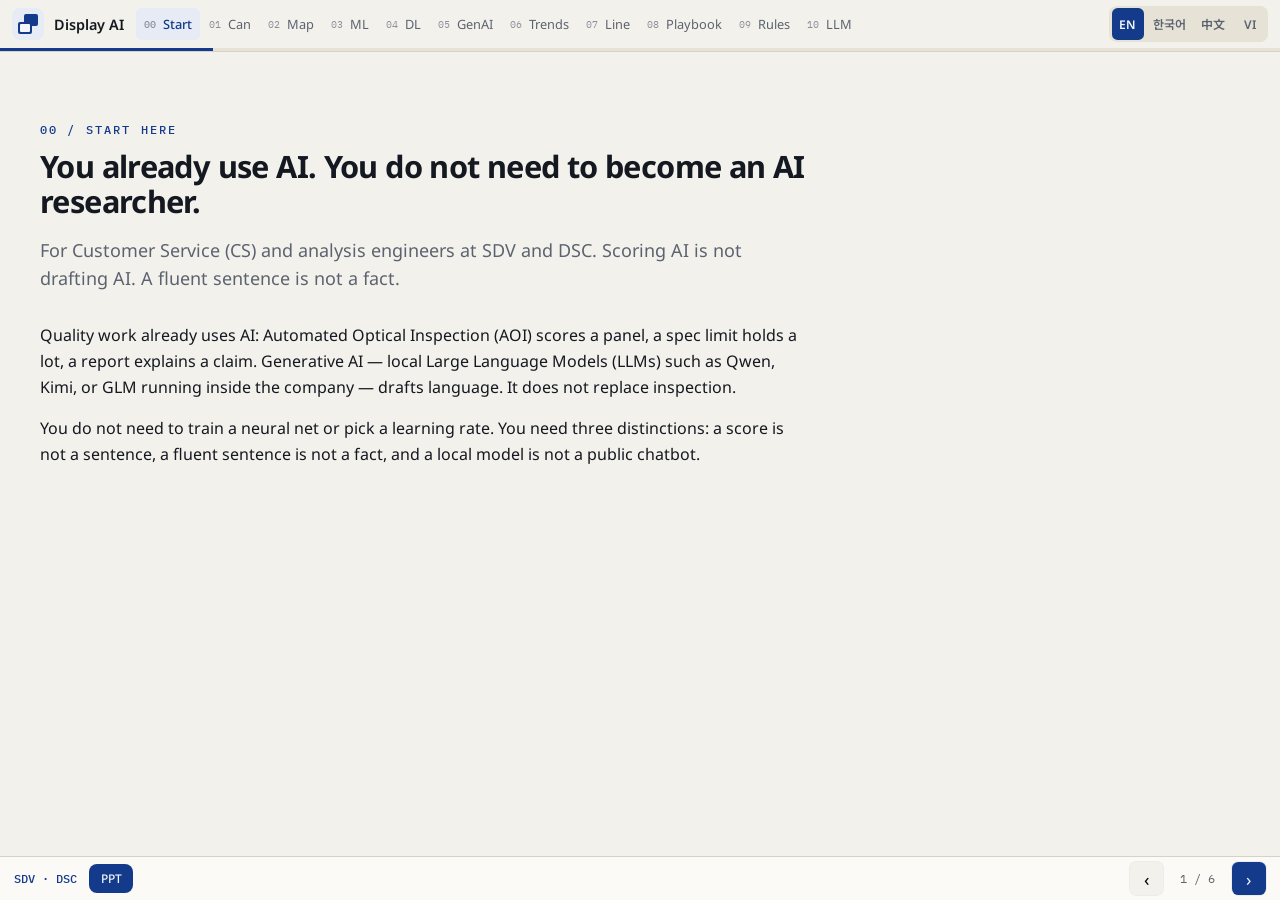
<file: index.html>
<!doctype html>
<html lang="en">
  <head>
    <meta charset="utf-8" />
    <meta name="viewport" content="width=device-width, initial-scale=1" />
    <title>Display AI Briefing</title>
    <base href="/welcome/" />
    <link rel="preconnect" href="https://fonts.googleapis.com" />
    <link rel="preconnect" href="https://fonts.gstatic.com" crossorigin />
    <link href="https://fonts.googleapis.com/css2?family=IBM+Plex+Mono:wght@400;500&family=Noto+Sans+KR:wght@400;500;600;700&family=Noto+Sans+SC:wght@400;500;600;700&family=Noto+Sans:wght@400;500;600;700&display=swap" rel="stylesheet" />
    <style>
:root {
  --bg: #f3f1eb;
  --surface: #fbfaf6;
  --sunken: #e7e2d6;
  --ink: #141820;
  --muted: #5c6370;
  --faint: #8a909a;
  --accent: #143a8c;
  --accent-fg: #f4f6fb;
  --accent-soft: #e6ebf6;
  --line: #d8d2c6;
  --sans: "Noto Sans", "Noto Sans KR", "Noto Sans SC", system-ui, sans-serif;
  --mono: "IBM Plex Mono", ui-monospace, Menlo, Consolas, monospace;
}
* { box-sizing: border-box; }
html, body { margin: 0; height: 100%; overflow: hidden; background: var(--bg); color: var(--ink); font-family: var(--sans); }
a { color: inherit; }
button { font-family: inherit; cursor: pointer; }
.wrap { max-width: 72rem; margin: 0 auto; padding: 0 1.5rem; }
header.site { position: sticky; top: 0; z-index: 20; background: var(--bg); border-bottom: 1px solid var(--line); }
.top { display: flex; align-items: center; gap: 0.75rem; height: 4.25rem; }
.brand { display: flex; align-items: center; gap: 0.65rem; text-decoration: none; min-width: 0; }
.mark { width: 2rem; height: 2rem; flex: none; }
.kicker { font-size: 0.65rem; letter-spacing: 0.12em; color: var(--muted); }
.brand-name { font-size: 0.9rem; font-weight: 600; }
.langs { margin-left: auto; display: flex; gap: 0.15rem; background: var(--sunken); padding: 0.15rem; border-radius: 0.5rem; }
.langs a { min-width: 2.75rem; height: 2.75rem; display: inline-flex; align-items: center; justify-content: center; text-decoration: none; font-size: 0.8rem; font-weight: 600; color: var(--muted); border-radius: 0.35rem; padding: 0 0.6rem; }
.langs a.on { background: var(--accent); color: var(--accent-fg); }
nav.sec { border-top: 1px solid var(--line); }
nav.sec .wrap { display: flex; gap: 0.15rem; overflow-x: auto; padding-top: 0.4rem; padding-bottom: 0.4rem; }
nav.sec a { flex: none; min-height: 2.75rem; display: inline-flex; align-items: center; padding: 0 0.65rem; text-decoration: none; font-size: 0.9rem; color: var(--muted); border-radius: 0.35rem; }
nav.sec a .n { font-family: var(--mono); font-size: 0.65rem; color: var(--faint); margin-right: 0.4rem; }
nav.sec a.on { background: var(--accent-soft); color: var(--accent); font-weight: 500; }
main { padding: 2.5rem 0 4rem; }
.hero { max-width: 48rem; padding-bottom: 2.5rem; }
.hero .k { font-family: var(--mono); font-size: 0.75rem; font-weight: 500; letter-spacing: 0.18em; text-transform: uppercase; color: var(--accent); }
.hero h1 { margin: 0.75rem 0 0; font-size: clamp(1.8rem, 3vw, 2.6rem); line-height: 1.15; letter-spacing: -0.02em; }
.hero .lead { margin-top: 1.1rem; font-size: 1.125rem; line-height: 1.55; color: var(--muted); }
.prose { max-width: 48rem; }
.prose p { margin: 0 0 1rem; line-height: 1.6; font-size: 1rem; }
section { margin-top: 3.5rem; }
h2 { margin: 0; font-size: 1.4rem; letter-spacing: -0.02em; }
.sub { margin: 0.5rem 0 1.25rem; color: var(--muted); line-height: 1.55; max-width: 48rem; }
.card { background: var(--surface); border-radius: 0.75rem; padding: 1.15rem 1.25rem; box-shadow: 0 0 0 1px rgb(20 24 32 / 0.06); }
.grid { display: grid; gap: 0.75rem; }
.grid-2 { grid-template-columns: repeat(auto-fit, minmax(16rem, 1fr)); }
.grid-3 { grid-template-columns: repeat(auto-fit, minmax(14rem, 1fr)); }
h3 { margin: 0; font-size: 1rem; }
.muted { color: var(--muted); line-height: 1.55; font-size: 0.9rem; }
.tag { display: inline-flex; font-family: var(--mono); font-size: 0.65rem; font-weight: 500; letter-spacing: 0.08em; text-transform: uppercase; padding: 0.15rem 0.45rem; border-radius: 0.25rem; background: var(--sunken); }
.tag.gen { background: var(--accent-soft); color: var(--accent); }
.tag.agent { background: var(--ink); color: var(--accent-fg); }
.quote { margin: 0.75rem 0 0; padding-left: 0.75rem; border-left: 2px solid var(--accent); font-style: italic; font-size: 0.9rem; }
.layer { display: grid; gap: 1rem; grid-template-columns: 4.5rem 1fr; }
.layer .ln { font-family: var(--mono); color: var(--accent); font-weight: 500; }
table { width: 100%; border-collapse: collapse; font-size: 0.9rem; }
th, td { text-align: left; padding: 0.75rem 1rem; vertical-align: top; border-bottom: 1px solid var(--line); }
th { color: var(--muted); font-weight: 500; }
.scroll { overflow-x: auto; background: var(--surface); border-radius: 0.9rem; box-shadow: 0 0 0 1px rgb(20 24 32 / 0.06); }
.story { border-left: 1px solid var(--line); margin-left: 0.75rem; }
.story li { position: relative; padding: 0 0 1.5rem 1.5rem; list-style: none; }
.story li:before { content: ""; position: absolute; left: -0.4rem; top: 0.3rem; width: 0.7rem; height: 0.7rem; border-radius: 99px; background: var(--accent); }
.rule { display: grid; gap: 0.5rem; }
@media (min-width: 700px) { .rule { grid-template-columns: 1fr 11rem 1.4fr; } }
.use { font-family: var(--mono); font-size: 0.75rem; font-weight: 500; letter-spacing: 0.06em; text-transform: uppercase; color: var(--accent); }
ol.jobs { list-style: none; padding: 0; margin: 0; display: grid; gap: 0.75rem; }
.num { font-family: var(--mono); font-size: 0.75rem; color: var(--accent); }
.pager { margin-top: 4rem; padding-top: 2rem; border-top: 1px solid var(--line); display: flex; gap: 0.75rem; flex-wrap: wrap; }
.pager a { flex: 1; min-width: 12rem; text-decoration: none; border-radius: 0.75rem; padding: 0.9rem 1rem; background: var(--surface); box-shadow: 0 0 0 1px rgb(20 24 32 / 0.06); }
.pager a.next { background: var(--accent); color: var(--accent-fg); }
.pager .lab { font-size: 0.65rem; letter-spacing: 0.14em; text-transform: uppercase; color: var(--faint); }
.pager a.next .lab { color: rgb(244 246 251 / 0.7); }
footer.site { border-top: 1px solid var(--line); background: var(--surface); padding: 2rem 0 2.5rem; }
.orgs { display: grid; gap: 0.75rem; max-width: 32rem; margin: 1rem 0; }
@media (min-width: 520px) { .orgs { grid-template-columns: 1fr 1fr; } }
.org { background: var(--bg); border-radius: 0.75rem; padding: 0.9rem 1rem; box-shadow: 0 0 0 1px rgb(20 24 32 / 0.06); }
.org .code { font-family: var(--mono); font-weight: 600; color: var(--accent); }
.org .place { font-weight: 500; margin-top: 0.2rem; }
.org .note { font-size: 0.8rem; color: var(--muted); margin-top: 0.25rem; }
.dl { display: inline-flex; margin-top: 0.75rem; background: var(--accent); color: var(--accent-fg); text-decoration: none; padding: 0.7rem 1rem; border-radius: 0.5rem; font-size: 0.9rem; font-weight: 500; }
.prompt { font-family: var(--mono); font-size: 0.78rem; white-space: pre-wrap; background: var(--sunken); padding: 1rem; border-radius: 0.5rem; line-height: 1.45; }
.pair { display: grid; gap: 0.5rem; }
@media (min-width: 700px) { .pair { grid-template-columns: 1fr 1fr; } }
.bad { color: var(--muted); }
.good { color: var(--ink); }
.never { background: var(--sunken); border-radius: 0.5rem; padding: 0.75rem 1rem; font-size: 0.9rem; }
@media (max-width: 800px) {
  nav.sec { display: none; }
  nav.sec.open { display: block; }
}
.burger { display: none; width: 2.75rem; height: 2.75rem; border: 0; background: var(--surface); box-shadow: 0 0 0 1px rgb(20 24 32 / 0.06); border-radius: 0.5rem; }
@media (max-width: 800px) { .burger { display: none; } }
#app { height: 100%; }
.deck { height: 100%; display: flex; flex-direction: column; overflow: hidden; }
header.site { flex: none; position: relative; }
.top { height: 3rem; padding: 0 0.75rem; max-width: none; }
nav.sec { border-top: 0; display: flex; flex: 1; min-width: 0; overflow-x: auto; gap: 0.1rem; }
nav.sec a { min-height: 2rem; font-size: 0.8rem; padding: 0 0.5rem; }
.langs { margin-left: 0; }
.langs a { min-width: 2rem; height: 2rem; font-size: 0.75rem; padding: 0 0.4rem; }
.progress { height: 3px; background: var(--sunken); }
.progress > div { height: 100%; background: var(--accent); }
.stage { flex: 1; min-height: 0; position: relative; overflow: hidden; }
.slide-inner { padding: 1.1rem 2.5rem 0.5rem; }
.slide-inner section { margin-top: 0; }
.slide-inner .hero { padding-bottom: 0.8rem; }
.slide-inner .hero h1 { font-size: clamp(1.4rem, 2.4vw, 2rem); }
.hit { position: absolute; top: 0; bottom: 0; width: 2rem; border: 0; background: transparent; z-index: 5; }
.hit.left { left: 0; }
.hit.right { right: 0; }
.bar { flex: none; height: 2.75rem; display: flex; align-items: center; gap: 0.75rem; padding: 0 0.9rem; border-top: 1px solid var(--line); background: var(--surface); }
.bar .sites { font-family: var(--mono); font-size: 0.75rem; font-weight: 500; color: var(--accent); margin: 0; }
.bar .dl { margin: 0; padding: 0.35rem 0.7rem; font-size: 0.75rem; }
.bar .navbtns { margin-left: auto; display: flex; align-items: center; gap: 0.4rem; }
.bar button { width: 2.1rem; height: 2.1rem; border: 0; border-radius: 0.4rem; background: var(--bg); box-shadow: 0 0 0 1px rgb(20 24 32 / 0.06); font-size: 1.1rem; }
.bar .nextbtn { background: var(--accent); color: var(--accent-fg); }
.bar .count { font-family: var(--mono); font-size: 0.75rem; color: var(--muted); min-width: 3.5rem; text-align: center; }

    </style>
  </head>
  <body>
    <div id="app"><p style="padding:2rem;font-family:sans-serif;color:#5c6370">Loading Display AI Briefing…</p></div>
    <script>window.__COPIES__ = {"en":{"meta":{"title":"Display AI Briefing","description":"AI briefing for Samsung Display Customer Service (CS) and analysis engineers at SDV and DSC. Local Large Language Models (LLMs): Qwen, Kimi, GLM."},"chrome":{"skip":"Skip to content","kicker":"Quality briefing","brand":"Display AI","openMenu":"Open menu","closeMenu":"Close menu","menu":"Sections","copied":"Copied","copy":"Copy","next":"Next","prev":"Previous","nav":[{"href":"/","label":"Start","num":"00"},{"href":"/limits","label":"Can","num":"01"},{"href":"/map","label":"Map","num":"02"},{"href":"/ml","label":"ML","num":"03"},{"href":"/dl","label":"DL","num":"04"},{"href":"/genai","label":"GenAI","num":"05"},{"href":"/trends","label":"Trends","num":"06"},{"href":"/manufacturing","label":"Line","num":"07"},{"href":"/playbook","label":"Playbook","num":"08"},{"href":"/responsible","label":"Rules","num":"09"},{"href":"/tools","label":"LLM","num":"10"}],"footerSites":"Written for CS and analysis engineers at SDV and DSC.","footerOrgs":[{"code":"SDV","place":"Vietnam","note":"Customer Service (CS) and analysis engineers at the Vietnam site."},{"code":"DSC","place":"China","note":"Customer Service (CS) and analysis engineers at the China site."}],"footerNote":"Educational briefing based on public information. Not an official policy document. Use site-approved local models (Qwen, Kimi, GLM). Do not paste confidential data into public chatbots.","footerSources":"Sources on the Guardrails page.","downloadPpt":"Download slides (PPT)"},"start":{"kicker":"00 / Start here","title":"You already use AI. You do not need to become an AI researcher.","lead":"For Customer Service (CS) and analysis engineers at SDV and DSC. Scoring AI is not drafting AI. A fluent sentence is not a fact.","intro":["Quality work already uses AI: Automated Optical Inspection (AOI) scores a panel, a spec limit holds a lot, a report explains a claim. Generative AI — local Large Language Models (LLMs) such as Qwen, Kimi, or GLM running inside the company — drafts language. It does not replace inspection.","You do not need to train a neural net or pick a learning rate. You need three distinctions: a score is not a sentence, a fluent sentence is not a fact, and a local model is not a public chatbot."],"whoTitle":"Who this is for","whoItems":[{"title":"Quality engineers","body":"Incoming, in-process, Outgoing Quality Control (OQC), customer claims, Eight Disciplines (8D), Nonconformance Report (NCR). You own the class, the number, and the signature — not the model."},{"title":"Engineers, not AI specialists","body":"You can read a control chart and a Standard Operating Procedure (SOP). You do not need to explain back-propagation."},{"title":"SDV and DSC","body":"Customer Service (CS) and analysis engineers at the Vietnam and China sites."}],"kindsTitle":"Three jobs, in plain words","kindsLead":"Rules decide. Machine Learning (ML) and Deep Learning (DL) score. Generative AI drafts. Mixing them is how a caption becomes a fake Critical Dimension (CD).","kinds":[{"name":"Rules","body":"If CD is over spec, hold the lot. Interlocks, recipes, Statistical Process Control (SPC). No learning. Still the last word on a running tool.","line":"A chatbot does not override an interlock."},{"name":"Scoring AI (ML / DL)","body":"The model has seen many examples and returns a class or a number: mura vs particle, risk score, remaining life. AOI and Fault Detection and Classification (FDC) live here.","line":"This is the system of record for pass/fail on a panel."},{"name":"Drafting AI (generative)","body":"The model writes what did not exist: an 8D shell, a translation, a hypothesis list. Qwen, Kimi, and GLM do this job. A human still signs.","line":"Fluent is not the same as true. Every number needs SOP, a Manufacturing Execution System (MES), or a gauge."}],"weekTitle":"A quality week with AI","weekLead":"You do not need a new Key Performance Indicator (KPI) named “AI usage.” You need fewer hours on first drafts and zero invented specs in a customer file.","weekItems":[{"title":"Inspection","body":"AOI still classifies the panel. Generative AI may describe a photo as a hypothesis. It may not close the lot."},{"title":"8D and NCR","body":"8D is the Eight Disciplines form for a claim or NCR. Paste the log and the SOP excerpt into the local model. Ask for D1–D3 only. You fill D4–D8 from data."},{"title":"Customer claims","body":"Draft a timeline and a question list. Do not let the model invent a containment date or a parts-per-million (ppm) figure."}],"termsTitle":"Acronyms","termsLead":"Short forms used later in this briefing.","terms":[{"term":"8D","body":"Eight Disciplines. Claim or NCR form: D1 team, D2 problem, D3 containment, D4 cause, D5–D8 correct, implement, prevent, close."},{"term":"NCR","body":"Nonconformance Report. Internal file when a lot or part is off spec."},{"term":"AOI","body":"Automated Optical Inspection. Production class on a panel photo."},{"term":"FDC","body":"Fault Detection and Classification. Trace model that flags a walking tool."},{"term":"SOP","body":"Standard Operating Procedure."},{"term":"MES","body":"Manufacturing Execution System. Source of lots, dates, and official numbers."},{"term":"SPC","body":"Statistical Process Control."},{"term":"PLC","body":"Programmable Logic Controller. Interlocks live here."},{"term":"CD","body":"Critical Dimension. A gauge number, not a caption."},{"term":"OQC","body":"Outgoing Quality Control."},{"term":"ppm","body":"parts per million."},{"term":"ML / DL","body":"Machine Learning / Deep Learning. Scoring AI: class, score, box."},{"term":"LLM","body":"Large Language Model. Qwen, Kimi, GLM on site. Drafts, does not inspect."},{"term":"RAG","body":"Retrieval-Augmented Generation. The model may quote only what you indexed."},{"term":"DOE","body":"Design of Experiments."},{"term":"PdM","body":"Predictive Maintenance. Remaining-life score, not a paragraph."},{"term":"FMEA","body":"Failure Mode and Effects Analysis."},{"term":"L0–L4","body":"Layers on the line. L0 rules, L1 classical ML, L2 DL, L3 generative, L4 agent."}],"pathTitle":"Sections","pathLead":"Scoring, drafting, the line, and the local models.","pathShortTitle":"","pathShort":[{"num":"00","title":"Start","href":"/","body":"Who this is for, three jobs, a quality week."},{"num":"01","title":"Can / cannot","href":"/limits","body":"What AI can do. What it cannot. Same split for generative AI."},{"num":"05","title":"GenAI","href":"/genai","body":"How drafting actually works. Hallucination, Retrieval-Augmented Generation (RAG), a prompt as a work order."},{"num":"08","title":"Playbook","href":"/playbook","body":"Quality prompts you can copy. Weak vs better."},{"num":"09","title":"Rules","href":"/responsible","body":"Sign-off. What not to paste. What to do this week."}],"pathFullTitle":"","pathFull":"","close":""},"limits":{"kicker":"01 / Can and cannot","title":"AI is a tool with a job. Outside that job it is noise or risk.","lead":"Before prompts and models: what scoring AI can do, what it cannot, then the same for generative AI. Quality owns the signature either way.","intro":["“AI” in a factory is not one thing. Scoring AI (ML / DL) maps a repeating signal to a class or a number. Generative AI writes language, images, or code that did not exist. Mixing the two is how a caption becomes a fake CD."],"aiTitle":"AI in general — scoring, rules, and drafts together","aiLead":"This column is the whole stack: interlocks, Automated Optical Inspection (AOI), Fault Detection and Classification (FDC), and a local Large Language Model (LLM). Useful. Not magic.","canLabel":"Can","notLabel":"Cannot","aiCan":[{"title":"Score a repeating defect","body":"AOI that has seen your mura library can class a panel photo. That is a trained job, not a chat."},{"title":"Flag a tool that is walking","body":"FDC learns a healthy envelope. It fires when traces leave it — often still inside spec."},{"title":"Rank work for a scarce hour","body":"Which ten lots to re-inspect. Which chamber to look at first. A queue, not a verdict."},{"title":"Draft language after the score","body":"Once AOI or a log exists, a model can write the 8D shell or the translation. Draft only."}],"aiNot":[{"title":"Replace an interlock or a spec","body":"If CD > spec, hold the lot. A model does not get a vote on a running tool."},{"title":"Stay right after the process moves","body":"A classifier trained on last year’s stack silently rots after lighting, material, or recipe change. Someone must retrain."},{"title":"Be accountable to the customer","body":"A named engineer signs the ppm, the date, and the containment. The model does not."},{"title":"Know what the chamber did at 3 a.m.","body":"Site knowledge is the review the stack is missing. AI does not walk the bay."},{"title":"Invent a limit that is not in SOP","body":"If the number is not in MES, SOP, or a gauge, it is not a number. It is a guess in your font."}],"genTitle":"Generative AI only — Qwen, Kimi, GLM, and anything that writes","genLead":"Generation is a first draft. It is the wrong tool for pass/fail, metrology, and change control.","genCan":[{"title":"Write D1–D3 of an 8D","body":"8D = Eight Disciplines. From a log and an SOP excerpt you pasted. Leave D4–D8 as questions you fill from data."},{"title":"Turn a night of alarms into hypotheses","body":"Three causes, each with a check. Mark what is missing. You kill the weak ones."},{"title":"Translate a shop card","body":"With every number, unit, tool ID, and revision frozen. Ambiguity stays in parentheses."},{"title":"Describe a defect photo as a hypothesis","body":"Likely class and why. What the photo cannot tell you. Production class still comes from AOI."},{"title":"Draft code or SQL against a schema you gave it","body":"On a copy of the extract. Read the code. Never write credentials to production."}],"genNot":[{"title":"Give a production pass / fail","body":"That is AOI (deep learning), with gold labels and an overkill/escape threshold you chose."},{"title":"Read CD, luminance, or ppm off a caption","body":"Pretty descriptions are not metrology. Numbers come from the instrument or MES."},{"title":"Close change control or download a recipe","body":"A fluent DOE is still a process change when you run it. Existing approval path only."},{"title":"Remember this week’s SOP by itself","body":"Without retrieval it improvises. With a stale index it quotes last quarter fluently."},{"title":"Keep a customer claim safe on a public chatbot","body":"Even “just to try.” Local models only. If they are down, wait."}],"deskTitle":"Quality desk — one line each","deskLead":"Quality jobs mapped to scoring AI and to generative AI.","deskHead":["Job","Scoring AI (ML / DL)","Generative AI"],"deskRows":[{"job":"Panel pass / fail","ai":"Can — trained AOI, with a threshold you own.","gen":"Cannot. Caption is a hypothesis."},{"job":"Chamber drift","ai":"Can — FDC on traces.","gen":"Can summarize the alarm list. Cannot be the alarm."},{"job":"8D / NCR first draft","ai":"Cannot write the story.","gen":"Can draft D1–D3. You fill D4–D8."},{"job":"Customer ppm or date","ai":"Only if a real model or MES produced it.","gen":"Cannot invent it. Leave a blank."},{"job":"Shop-floor translation","ai":"Not its job.","gen":"Can, if every number is frozen and re-read."},{"job":"Recipe or spec change","ai":"Cannot approve.","gen":"Cannot approve. Change control stays human."}],"testTitle":"A thirty-second test before you send","testItems":["Would I still send this if the model vanished tomorrow? If no, you have not checked it.","Is this a score from AOI / FDC / MES, or a sentence from a chat?","Every number: SOP revision, MES, or gauge — or a blank.","If this is pass/fail on a panel, the generative model is the wrong tool.","If a customer name is in the prompt, it left the public internet. Use Qwen / Kimi / GLM on site."],"close":"A score is not a sentence. A fluent sentence is not a fact. Quality owns the signature either way."},"tools":{"kicker":"10 / Local LLM (large language model)","title":"Use Qwen, Kimi, or GLM. Not a public chatbot.","lead":"On site you can run local large language models. They draft. They do not inspect. They do not get to see a public internet log of your recipe.","intro":["Public ChatGPT-class tools are trained and logged outside the company. A customer claim, a stack, or an operator ID does not belong there — even “just to try.”","Qwen, Kimi, and GLM are the on-site assistants. Pick by job, not by hype. All three still hallucinate. Local only means the text stays inside. It does not mean the text is true.","If your site IT points you at a slightly different internal name, the rule does not change: approved local model, no public paste, human sign-off."],"whyTitle":"Why local, for quality","whyItems":[{"title":"Claims and customer names","body":"A complaint file identifies a brand. That is leakage the moment it hits a public log."},{"title":"SOP and limits","body":"Abort limits and shop cards are site knowledge. Local models can search them. Public models should never see them."},{"title":"Photos of panels","body":"A defect photo can still reveal stack, product, or customer. Keep vision prompts on the approved local tool."},{"title":"Audit","body":"When quality is asked “which assistant drafted this 8D?”, the answer should be a site tool, not a personal account."}],"modelsTitle":"The three models, practically","modelsLead":"Capabilities overlap. This is a cheat sheet for CS and analysis engineers, not a vendor scorecard. Confirm the exact build with site IT.","models":[{"name":"Qwen","also":"Tongyi / Qwen local weights","good":"General assistant. Strong multilingual (ZH, EN, KO, VI-capable), code, tables, mixed documents.","quality":"Default for 8D shells, yield-table questions, and KO/ZH/VI/EN drafts in one thread."},{"name":"Kimi","also":"Moonshot — long context","good":"Long documents in one go: full SOP chapter, a week of alarm logs, a claim pack with several PDFs.","quality":"Default when the evidence is long. Paste the pack, ask it to quote revision IDs, then cut."},{"name":"GLM","also":"ChatGLM / Zhipu local","good":"Strong Chinese, solid bilingual ZH–EN, structured answers. Natural fit at DSC.","quality":"Default for Chinese shop-floor cards, DSC claim replies, and ZH SOP excerpts that must stay exact."}],"pickTitle":"Which model for which quality job","pickHead":["Job","Start with","Why"],"pickRows":[{"job":"8D D1–D3 from a short log","model":"Qwen or GLM","why":"Short evidence. Need a tight shell, not a novel."},{"job":"Read a long SOP or a full claim pack","model":"Kimi","why":"Long context. Ask it to cite the revision, then verify."},{"job":"Shop-floor Chinese card","model":"GLM","why":"ZH first. Freeze numbers. Keep tool IDs in English."},{"job":"KO → VI translation of a short SOP","model":"Qwen","why":"Multilingual default. Still freeze 2.50 mm as 2.50 mm."},{"job":"Defect photo + ten alarms","model":"Qwen (multimodal if enabled)","why":"Hypothesis only. Production class still comes from AOI."},{"job":"Anything with a customer name","model":"Local only — never public","why":"If the local tool is down, wait. Do not “just this once.”"}],"checkTitle":"Still true on a local model","checks":["Every number in a customer or line document has SOP / MES / gauge behind it.","D4–D8 of an 8D are not closed by the model.","A caption is not CD, luminance, or ppm.","You can name which local model drafted the text.","You would still send this to a customer if the model vanished tomorrow — because you checked it."],"neverTitle":"Do not do this even on Qwen / Kimi / GLM","neverItems":["Dump a full MES extract with operator IDs “so it has context.”","Ask the model for a production pass/fail on a panel.","Let it invent a containment date, a ppm, or a customer promise.","Treat “the model said so” as change control.","Fall back to a public chatbot when the local one is slow."],"close":"Local means the text stays inside. It does not mean the text is true."},"ai":{"kicker":"02 / Foundation","title":"ML, DL, and generative AI are not the same tool","lead":"On a display line, one kind of AI scores a panel. Another writes the deviation report. Using the wrong one wastes time and creates risk.","intro":["You already work with AI even if nobody calls it that. Statistical Process Control (SPC) limits, Fault Detection and Classification (FDC) models, and Automated Optical Inspection (AOI) classifiers are machine learning or deep learning: they map a repeating signal to a score or a class.","Generative AI does a different job. It produces language, images, code, and candidate structures that did not exist before. Agentic systems sit on top and call tools.","This page is the split you need before any factory use-case. Detect versus draft. Score versus explain. Model ops versus a prompt plus a reviewer."],"stackTitle":"The stack on a display line","stackLead":"A new layer does not retire the one below. L0 holds the tool. L1 and L2 score. L3 writes. L4 calls tools. The mura classifier (L2) must be right before a chatbot writes the 8D (L3).","stack":[{"layer":"0","name":"Rules and automation","body":"No learning. Interlocks, recipes, SPC limits, PLC. Deterministic. Still the last word on a running tool.","line":"If CD is over spec, hold the lot."},{"layer":"1","name":"Classical ML","body":"Tabular models on sensors, process logs, and yield. Random forests, gradient boosting, residual models. Output is a score or a flag, not a paragraph.","line":"FDC flags a chamber drift from 40 traces before the next PM."},{"layer":"2","name":"Deep learning","body":"Neural nets on images and sequences. CNNs and vision transformers for inspection; sequence models for traces. This is the production class on a panel photo.","line":"AOI labels mura, particle, scratch, or dead pixel."},{"layer":"3","name":"Generative AI","body":"Models that create text, code, images, or molecular graphs. LLMs, diffusion, structure generators. Fluent is not the same as true.","line":"Draft a 5-why or an 8D D1–D3 from alarm logs. Not a gauge."},{"layer":"4","name":"Agentic AI","body":"A planner that uses the layers below: search SOP, query a table, plot, then propose the next check. Read-only first.","line":"Pull the last 20 lots, overlay the defect map, list three DOE factors."}],"eightTitle":"8D is a form, not a model","eightLead":"Eight Disciplines problem solving. Used for customer claims and NCR. Generative AI can draft the first pages. It cannot close the file.","eightSteps":[{"d":"D1","name":"Team","body":"Who owns the file."},{"d":"D2","name":"Problem","body":"What failed, where, how many. From MES, AOI, or the claim — not from a caption."},{"d":"D3","name":"Containment","body":"What we hold now. Dates and lots from the log only."},{"d":"D4","name":"Root cause","body":"Why. Needs data. The model does not invent this."},{"d":"D5","name":"Corrective action","body":"What will fix this lot or this cause."},{"d":"D6","name":"Implement","body":"Run it. Change control if the process moves."},{"d":"D7","name":"Prevent","body":"So it does not come back."},{"d":"D8","name":"Close","body":"File and sign. A named engineer."}],"eightRule":"Ask the local model for D1–D3 only. You fill D4–D8 from data. Do not use an 8D as a substitute for AOI pass/fail.","compareTitle":"Side by side","compareLead":"The failure modes are not the same, so the review step is not the same.","mlName":"ML / DL","genName":"Generative AI","compareRows":[{"label":"Job","ml":"Classify, detect, predict, rank.","gen":"Draft, explain, translate, design options."},{"label":"Output","ml":"A label, score, bounding box, or remaining-life number.","gen":"Text, image, code, a candidate recipe or molecule."},{"label":"Needs","ml":"Labeled line data. Retrain when the process drifts.","gen":"Documents, examples, tools. Ground it or it will invent."},{"label":"On the line today","ml":"AOI, FDC, yield models, virtual metrology, PdM.","gen":"SOP Q&A, 8D drafts, code, translation, virtual CD images, material search."},{"label":"Fails as","ml":"False calls, missed defects, silent drift after a recipe change.","gen":"Hallucination — a fluent, confident wrong answer. Data leakage if you paste secrets."},{"label":"Who owns it","ml":"Process + data + model ops. Change control on the model.","gen":"Any engineer with a prompt. A human signs the production decision."}],"mlTitle":"What ML and DL already do here","mlLead":"These systems are not a 2026 story. They are how inspection and equipment health already run. Generative AI does not replace them.","mlItems":[{"title":"AOI and defect vision","body":"Convolutional nets and vision transformers score panel images for mura, particles, scratches, stains, and dead pixels. They are trained on labeled defect libraries. Accuracy is a metrology problem: gold labels, confusion matrices, overkill versus escape."},{"title":"FDC and trace anomaly","body":"Multivariate models watch tool sensors (temperature, pressure, RF, flow). They learn a healthy envelope and fire when a chamber walks. This is classical ML on time-aligned traces, not a chatbot."},{"title":"Yield and virtual metrology","body":"Tabular models map process parameters to electrical or optical results so you do not have to measure every piece. Useful when metrology is slow or destructive. Drift after a part change is the usual killer."},{"title":"Predictive maintenance","body":"Remaining-useful-life models on pumps, robots, and evaporators. The output is a date or a risk score, not a paragraph. Pair it later with generative AI only to write the work order."}],"genTitle":"What generative AI adds","genLead":"Generation is useful when the output is language, a first draft, or a large design space. It is a poor replacement for a calibrated classifier.","genItems":[{"title":"Language on logs and SOP","body":"Summarize a night of alarms, turn a Korean SOP into shop-floor Vietnamese or Chinese, draft 8D and FMEA shells. Always re-check numbers, unit, and spec limits against the source."},{"title":"Vision-language on a photo","body":"A multimodal model can describe a defect image in words and suggest a class. Treat that as a hypothesis. The production AOI model — trained on your defect taxonomy — remains the system of record."},{"title":"Virtual images and CD assist","body":"Neural style transfer can build a virtual panel image from a layout plus a real photo, so electrode CD can be compared without extra short-loop hardware. Samsung Display published this as a 2023 industry first."},{"title":"Materials and code","body":"Molecule-generation plus property and synthesizability models explore OLED stacks far faster than hand design. Coding copilots write Python or SQL against yield extracts so PE/IE time goes to the question, not the boilerplate."}],"storyTitle":"One defect, every layer","storyLead":"A mura cluster on the module line is not an ML problem or a GenAI problem. It is a stacked workflow. Skip a layer and you either miss the defect or ship a pretty, wrong report.","storySteps":[{"layer":"DL","title":"AOI flags the cluster","body":"The vision model labels a repeating mura pattern on lots from chamber B. This is detection. Confidence and overkill still belong to the inspection team."},{"layer":"ML","title":"FDC says the tool is walking","body":"A trace model shows a slow rise in a deposition sensor over 36 hours — inside spec, outside the healthy envelope. That is prediction, not prose."},{"layer":"GenAI","title":"The draft 5-why appears","body":"An LLM, given the alarm list, the SOP section, and the last similar CAPA, writes three cause hypotheses and the checks for each. Fluent. Still a draft."},{"layer":"Agent","title":"Tools get called","body":"The agent pulls the last 20 lots, overlays the defect map, and lists three DOE factors. It does not change the recipe."},{"layer":"You","title":"Engineer sign-off","body":"You kill the weak hypotheses, keep one, open change control. AI never bypasses the existing process-change path."}],"storyClose":"If you only deploy chat, you get faster paperwork on top of the same escapes. If you only deploy AOI, you still spend hours writing the story. The leverage is the stack.","ruleTitle":"Which one should I use?","rules":[{"when":"A repeating signal needs a score or a class","use":"ML / DL","why":"Inspection images, traces, yield tables. Train, validate, watch drift."},{"when":"You need a first draft, an explanation, or a translation","use":"Generative AI","why":"Reports, SOP Q&A, code, design options. Then a human checks facts."},{"when":"You need detect and then explain","use":"Both, in that order","why":"DL finds the defect. GenAI writes the deviation. Do not swap them."},{"when":"The next step is a tool call (query, plot, search)","use":"Agent on a leash","why":"Useful for pulling lots and drafting DOE. Not allowed to touch the recipe."}],"close":"FDC and yield sit in machine learning. AOI sits in deep learning. Reports, code, and translations sit in generative AI.","nextTitle":"Three deeper pages","nextLead":"ML scores a repeating signal. DL sees the panel. Generative AI drafts.","nextPages":[{"href":"/ml","num":"03","title":"Machine learning","body":"Scores, drift, train/test, FDC, yield, virtual metrology, PdM."},{"href":"/dl","num":"04","title":"Deep learning","body":"Pixels, traces, AOI, gold labels, overkill vs escape."},{"href":"/genai","num":"05","title":"Generative AI","body":"Drafts, tokens, RAG, multimodal, molecules, agents."}]},"ml":{"kicker":"03 / Machine learning","title":"Machine learning scores a repeating signal","lead":"Machine Learning (ML) maps examples to a number or a class. On a display line that is Fault Detection and Classification (FDC), yield, remaining life — not a paragraph.","intro":["You do not write the rule “if pressure > X then alarm.” You show the model many healthy traces and many bad traces. It learns the envelope. That is the whole trick.","Three questions before you trust a score: What is the input? What is the output? How do we know it is still right after a recipe, part, or lighting change?","Deep learning is a kind of ML that learns features from raw images and sequences. This page is the classical layer — tables, traces, and scores. The next page is vision."],"ideasTitle":"Ideas you actually need","ideas":[{"title":"Supervised learning","body":"Every example has a label: this lot yielded 97.2%, this trace is “healthy,” this incoming film is “fail.” Most line models live here. The hidden cost is the gold label — who marked it, and how often they disagree."},{"title":"Unsupervised learning","body":"No label. The model groups lots, chambers, or vendors that look alike. Useful for “what changed this week?” Dangerous if you treat a cluster as a root cause."},{"title":"Overfitting","body":"The model memorizes last month. Accuracy looks perfect on the training set and collapses the week after a PM or a stack tweak. If it cannot survive a held-out week, it is not a model. It is a diary."},{"title":"Features","body":"The columns you feed it: sensor stats, recipe IDs, time-of-day, vendor lot. Garbage features make confident, wrong scores. A process engineer who knows which traces actually move CD is worth more than a fancier algorithm."}],"jobsTitle":"Four jobs on the line","jobsLead":"Name the job before you name the vendor. Each job has a different label, a different metric, and a different failure.","jobs":[{"title":"Classification","body":"Assign a class: pass/fail, mura/particle, vendor A vs B risk. Output is a label plus a confidence. The argument is overkill versus escape.","line":"Incoming AOI on film. A tabular model that flags high-risk vendor lots before they enter TFT."},{"title":"Regression","body":"Predict a number: CD, luminance, yield, remaining useful life. Output is a value you can plot against a gauge. If it cannot beat a simple average, do not deploy it.","line":"Virtual metrology: predict an electrical result from process parameters so you do not measure every piece."},{"title":"Anomaly detection","body":"Learn a healthy envelope and fire when a chamber walks. Often no “fail” labels — just a lot of normal traces. The fight is the threshold: too tight and you drown in alarms.","line":"FDC on deposition: temperature, rate, and vacuum traces stay inside spec, outside the healthy envelope."},{"title":"Ranking","body":"Order lots or tools by risk so the scarce inspector or PE hour goes to the top of the list. Not a hard fail. A queue.","line":"Which ten lots from last night should quality re-inspect before ship."}],"metricTitle":"How you know it works","metrics":[{"title":"Train, validate, test","body":"Train on past lots. Validate while you tune. Test on a week the model has never seen — after a PM if you can. One accuracy number on the training set is a vanity metric."},{"title":"Overkill vs escape","body":"Precision is “of the alarms, how many were real.” Recall is “of the real defects, how many did we catch.” On AOI-like tasks, escape costs a customer. Overkill costs capacity. You choose a point on that curve. The model does not."},{"title":"Drift","body":"A model trained on last year’s stack will silently rot after a material, lighting, or recipe change. Watch the score distribution, not only the dashboard green light. Retrain is a process, not a heroics event."},{"title":"Always vs a dumb baseline","body":"Compare to last-week average, to SPC, to “always predict pass.” If you cannot beat the baseline on a held-out week, you are adding a black box for no gain."}],"lineTitle":"Where ML is already in use at SDV and DSC","lineItems":[{"title":"FDC and traces","body":"Multivariate models on temperature, pressure, RF, flow. They learn a healthy envelope. This is not a chatbot reading a log."},{"title":"Yield and virtual metrology","body":"Tabular models map process parameters to electrical or optical results. Useful when metrology is slow or destructive. Drift after a part change is the usual killer."},{"title":"Predictive maintenance","body":"Remaining-useful-life on pumps, robots, evaporators. The output is a date or a risk score. Pair later with generative AI only to write the work order."},{"title":"Incoming and logistics risk","body":"Vendor-lot scores, pack-damage vision (often DL), ETA risk. Same idea: a number you can threshold."}],"notTitle":"What ML is not for","notItems":["Writing an 8D, a 5-why, or a customer letter.","Translating an SOP or explaining a photo in sentences.","Inventing a spec you did not measure.","Replacing interlocks, SPC limits, or change control.","A one-shot model with no owner, no gold set, and no retrain trigger."],"checkTitle":"Engineer checklist","checks":["Who labeled the gold data, and do two engineers agree on the same lot?","What is the held-out week, and did it include a PM or a recipe delta?","What happens on a false call — hold, re-inspect, or ignore?","What event forces a retrain (stack, lighting, part, vendor)?","Is the baseline (SPC, last-week mean) already good enough?"],"close":"If the output is a score or a class, you are in ML. If the output is a sentence, go to generative AI. If the input is a panel photo, go to deep learning."},"dl":{"kicker":"04 / Deep learning","title":"Deep learning sees the panel","lead":"A neural net learns features from pixels and traces. That is why AOI works — and why a lighting change can quietly ruin it.","intro":["Classical ML wants columns you already understand: a mean, a max, a recipe ID. Deep learning starts from the raw thing — a photo, a waveform — and learns which patterns matter.","On a display line the main DL job is inspection: mura, particle, scratch, stain, dead pixel. Sequence models also watch traces when the pattern is too rich for a handful of stats.","DL is still supervised most of the time. Someone has to label thousands of defects. The model is only as honest as that library."],"ideasTitle":"How a net actually sees","ideas":[{"title":"Layers instead of hand features","body":"Early layers find edges and blobs. Later layers find “mura in zone C” or “fiber particle.” You do not draw those features. You pay for them with labeled images."},{"title":"Convolutional nets and vision transformers","body":"CNNs slide small filters across the panel photo. Vision transformers split the image into patches and attend across them. Both can run production AOI. The architecture is less important than the gold set and the lighting."},{"title":"Transfer learning","body":"You rarely train from zero. You start from a net that already saw millions of public images, then fine-tune on your defect taxonomy. That is why a few thousand well-labeled site images can beat a million random ones."},{"title":"Sequences","body":"The same idea on traces: a 1D net or a transformer over time. Useful when a chamber failure is a shape in the waveform, not a single threshold."}],"jobsTitle":"Four jobs that want pixels","jobsLead":"If you can name the class and you have photos, DL is usually the right layer. If you only have a table, stay on the ML page.","jobs":[{"title":"AOI classification","body":"A crop or a full panel in, a class and a score out. This is the system of record for visual defects — not a multimodal chatbot describing the same photo.","line":"Module AOI labels mura vs particle vs scratch. Quality owns overkill vs escape."},{"title":"Localization","body":"Not only “there is a scratch” but a box or a mask on the panel. Needed when you overlay defects on a layout or on a chamber map.","line":"Repeaters that sit on the same pixel coordinates across lots — a process signature, not random dirt."},{"title":"Setup measurement from a photo","body":"Vision finds a region and returns a distance. Samsung Display published the Vietnam site case: picker-to-panel style measurements that used to take a person with a gauge.","line":"SDV: 2 min 30 sec → 10 sec on published setup measurement. Fewer bodies near moving parts."},{"title":"Trace shapes","body":"When FDC stats miss a slow walk that is obvious on a plot, a sequence model can score the shape. Still a score. Still needs a threshold owner.","line":"A deposition rate curve that stays in spec but no longer looks like the golden week."}],"metricTitle":"Why AOI models fail in quiet ways","metrics":[{"title":"Gold labels are the product","body":"If two engineers disagree on “mura vs stain,” the net will learn the disagreement. A weekly gold-set review is more valuable than a new backbone."},{"title":"Class imbalance","body":"True escapes are rare. A net that always says “pass” is 99% accurate and useless. Report escape rate and overkill, not headline accuracy."},{"title":"Domain shift","body":"New stack, new glass, new lighting, new camera, new product. The pixels changed. The net did not get the memo. Treat a product ramp as a retrain trigger."},{"title":"Explainability is limited","body":"Heatmaps show where the net looked. They do not replace a metrology reason. Use them to debug the model, not to close an 8D."}],"lineTitle":"Display uses that are already DL","lineItems":[{"title":"Panel AOI","body":"Mura, particles, scratches, stains, dead pixels. Trained on the site taxonomy. Production class stays here even when a generative model captions the same image."},{"title":"Incoming film and glass","body":"Same idea upstream. Catch vendor defects before they become array scrap."},{"title":"PPE and zone cameras","body":"EHS models for helmets, restricted-area entry. A different gold set, the same DL pattern."},{"title":"Pack damage","body":"Logistics vision on cartons and pallets. Score, then a human on the exceptions."}],"notTitle":"What DL is not for","notItems":["Drafting the 8D from the defect photo. That is generative AI, after the class is set.","Reading a numeric CD or luminance off a snapshot. Instruments do that.","A weekly report or an SOP translation.","A model with no lighting control and no gold set.","Replacing the AOI owner with a chatbot that “looks pretty sure.”"],"checkTitle":"Engineer checklist","checks":["Is the production class coming from the AOI model, or from a caption?","When did we last refresh the gold set — and did a new product land since then?","What is the escape vs overkill target, written down?","Do we log lighting, camera, and product ID next to every image?","Who has the right to change the threshold?"],"close":"DL finds and scores what is on the panel. It does not write the story. The next page is the story layer — generative AI."},"genai":{"kicker":"05 / Generative AI","title":"Generative AI writes what did not exist yet","lead":"It continues a sentence, an image, a molecule. Useful for first drafts. Dangerous as a gauge.","intro":["A classifier answers “which class?” A generative model answers “what comes next?” It is paid to finish your prompt with fluent language, pixels, or a candidate structure.","That is why it feels like a colleague and why it will invent a spec that looks local. Fluency is the product. Truth is your job.","On the line the honest uses are drafts, translation, code, virtual images, and material search — always with a human on numbers, and never as a replacement for AOI or FDC."],"ideasTitle":"How generation actually works","ideas":[{"title":"Tokens, not thoughts","body":"Text is chopped into tokens. The model predicts the next one, again and again. It does not look up your SOP unless you retrieve it — Retrieval-Augmented Generation (RAG). A confident paragraph can still be a chain of likely words."},{"title":"Context window","body":"Only what you put in the prompt (and what retrieval adds) is in play. Long windows help. They do not replace an indexed, current SOP corpus."},{"title":"Temperature and sampling","body":"Higher temperature = more variety, more invention. For specs, recipes, and code, keep it low. You want the boring answer."},{"title":"Hallucination is normal","body":"The model fills gaps. It will quote a limit you never pasted. Treat every number as guilty until it matches SOP, MES, or a gauge."}],"jobsTitle":"Jobs that want a draft","jobsLead":"If the output is language, an image that did not exist, code, or a candidate molecule, you are in this layer. If the output is pass/fail, go back to ML or DL.","jobs":[{"title":"Language on logs and SOP","body":"Summarize a night of alarms. Draft 8D and FMEA shells. Turn a Korean SOP into shop-floor Vietnamese or Chinese. Freeze every number.","line":"SDV and DSC shifts can share one SOP if the translation keeps 2.50 mm as 2.50 mm, not 2.5."},{"title":"Vision-language","body":"Drop a defect photo and a spec snippet in the same prompt. Get a hypothesis and the SOP section to open. The production class still comes from AOI.","line":"Night shift photographs a stain, pastes ten alarms, asks what to check at 08:00. Day-shift owner confirms."},{"title":"Virtual images and CD assist","body":"Neural style transfer can build a virtual panel image from a layout plus a real photo. Samsung Display published this in 2023 as a CD-measurement assist — generative vision in the service of metrology.","line":"Fewer extra short-loop samples. The virtual width still has to agree with a golden gauge."},{"title":"Materials and code","body":"Generate / predict / synthesizable loops explore OLED stacks. Copilots write Python or SQL against a yield extract. Chemists and PE still close the loop in a lab or on a copy of the data.","line":"Paste a CSV schema, ask for a 3σ lot list. Read the code. Run it on a copy."}],"metricTitle":"RAG, agents, and the 2026 stack","metrics":[{"title":"RAG — retrieval first","body":"Search approved SOP, manuals, and CAPA, then write from those passages. Without retrieval the model improvises. With a stale index it quotes last quarter’s limit fluently."},{"title":"Fine-tune vs retrieve","body":"Fine-tuning changes how the model talks. Retrieval changes what it is allowed to know this week. For SOP, retrieval almost always wins. Fine-tune is for tone and format, not for the current abort limit."},{"title":"Agents","body":"A planner that calls tools: search, SQL, a plot, a ticket. Useful for “pull last 20 lots and draft the DOE.” Not allowed to write a recipe. Read-only tools first. Log every call."},{"title":"Multimodal","body":"Text plus image plus, sometimes, a PDF. A caption is not metrology. Pixel pitch, CD, and luminance still come from the instrument."}],"lineTitle":"Prompt as a work order","lineItems":[{"title":"Role","body":"“You are a display process engineer.” It sets jargon and caution. It is not a security control."},{"title":"Evidence","body":"Paste the log, the SOP excerpt, the schema. If a number is not in the prompt, the model must leave a blank — say so."},{"title":"Constraints","body":"Freeze units. Ban invented part numbers. Ask for sources. Ask what is missing."},{"title":"Output shape","body":"Three hypotheses, each with a check. D1–D3 only. A table, not an essay. Shape is how you review."}],"notTitle":"Never use generative AI for","notItems":["A production pass/fail on a panel. That is AOI (DL).","A numeric CD, luminance, or yield taken from a caption.","Pasting unreleased stacks, recipes, customer names, or full MES extracts into a public model.","Closing change control or downloading a recipe to a tool.","A customer report whose numbers you did not re-check against SOP or MES."],"checkTitle":"Engineer checklist","checks":["Is this a draft, or am I about to treat it as a gauge?","Where did each number come from — prompt, retrieval, or invention?","Is the assistant the approved one, with SOP actually indexed?","Did I strip customer names, unreleased stacks, and operator IDs?","Who signs if this sentence reaches the line or a customer?"],"close":"Generation is leverage on paperwork, translation, code, and search. Detection still belongs to ML and DL."},"trends":{"kicker":"06 / 2026 landscape","title":"Copilots were last year. Agents are this year.","lead":"The models got more multimodal and more willing to use tools. For a display engineer, that means photos, logs, and SOP can sit in one conversation — if you govern the data.","intro":["2023–2024 was chat in a browser. 2026 is models that read a panel photo, search an SOP, write a script, and propose the next measurement. Vendors call this agentic AI.","Adoption in factories is no longer a pilot slide. A 2026 RSM manufacturing survey reported 79% of respondents already using generative AI, with agentic use following. The gap is no longer access. It is judgment: what the model is allowed to see, and who signs the output."],"items":[{"num":"01","title":"Agentic AI","what":"An agent plans steps, calls tools (search, SQL, a plot, a ticket), and returns a recommended action list. It is not a prettier dashboard.","whyNow":"Tool-use and longer planning finally hold up on messy industrial tasks, not just demo tickets. Samsung Electronics said in March 2026 it will extend agentic AI across manufacturing toward AI-driven factories by 2030.","line":"“Pull last week’s mura lots on line 2, group by chamber, draft the DOE two-pager.” The agent queries, clusters, writes. You still approve the experiment.","watch":"An agent with write access is a process-safety issue. Read-only tools first. Log every call. A human owns the change.","labels":{"what":"What it is","whyNow":"Why 2026","line":"On the line","watch":"Watch-out"}},{"num":"02","title":"Multimodal models","what":"One model accepts text, images, sometimes traces or PDFs, and answers in mixed form. You can drop a defect photo and a snippet of the spec in the same prompt.","whyNow":"Vision-language models are good enough to describe mura texture, particle morphology, and scratch direction — as a second opinion, not as AOI.","line":"Night-shift engineer photographs a stain, pastes the last ten alarms, asks for likely class and the SOP section to open. The answer is a starting point for the day-shift owner.","watch":"Pretty descriptions are not metrology. Pixel pitch, CD, and luminance numbers must come from the instrument, not from the caption.","labels":{"what":"What it is","whyNow":"Why 2026","line":"On the line","watch":"Watch-out"}},{"num":"03","title":"RAG — answers grounded in your files","what":"Retrieval-augmented generation searches approved SOP, manuals, and CAPA, then writes the answer from those passages. Without retrieval, the model improvises.","whyNow":"Long context helps, but a well-indexed SOP corpus is still more trustworthy than hoping the model memorized last quarter’s revision.","line":"“What is the abort limit on this evaporator after a nozzle change?” The system cites the current Korean SOP and the Vietnamese shop card, with revision IDs.","watch":"Stale indexes are dangerous. If the SOP moved and the corpus did not, the model will quote the old number fluently. Index freshness is a process owner’s job.","labels":{"what":"What it is","whyNow":"Why 2026","line":"On the line","watch":"Watch-out"}},{"num":"04","title":"Coding copilots","what":"Inline completion, test stubs, SQL, and plot code. The bottleneck in PE/IE is often wrangling the extract, not the statistics.","whyNow":"Models are competent at pandas, matplotlib, and JMP-like workflows if you paste a schema and a clear question. They still invent column names if you let them.","line":"Paste a yield CSV schema, ask for a daily trend with a control band and a list of lots outside 3σ. Read the code. Then run it on a copy of the data.","watch":"Never point a copilot at the production database with write credentials. No customer names, no unreleased stack data in the prompt.","labels":{"what":"What it is","whyNow":"Why 2026","line":"On the line","watch":"Watch-out"}},{"num":"05","title":"Reasoning models","what":"Models that spend tokens on intermediate steps: longer 5-why, FMEA, conflicting-evidence reviews. Slower, better at multi-hop logic than a fast chat model.","whyNow":"Useful when the task is a structured argument (why this chamber, why not that recipe) rather than a one-line classification.","line":"Feed two competing CAPAs and the last month of FDC. Ask which hypothesis is still live and which checks would kill it. Treat the chain of thought as a review aid.","watch":"A longer answer is not a truer answer. Hidden chain-of-thought can still smuggle a wrong unit. Check every number.","labels":{"what":"What it is","whyNow":"Why 2026","line":"On the line","watch":"Watch-out"}},{"num":"06","title":"Governance as a feature","what":"Allow-lists for tools, audit logs, data residency, and “this model may not see this folder.” In 2026 this is part of the product, not a slide after go-live.","whyNow":"EU AI Act-class rules, customer audits, and a year of leakage incidents made shadow-IT chat a real finding. Approved tools will win over the cleverest public chatbot.","line":"Use the company-approved assistant for SOP and logs. Public models are for public knowledge only — textbooks, language, generic Python.","watch":"If a tool cannot show you where a number came from, do not put that number in a customer report.","labels":{"what":"What it is","whyNow":"Why 2026","line":"On the line","watch":"Watch-out"}}],"statsTitle":"Public numbers, not internal targets","stats":[{"value":"79%","label":"Manufacturers already using generative AI (RSM, 2026).","source":"RSM manufacturing survey, 2026"},{"value":"45.6%","label":"CAGR cited for industrial AI, 2023–2028.","source":"Samsung Display AX briefing, 2025"},{"value":"2030","label":"Samsung Electronics target for AI-driven factories across manufacturing.","source":"Samsung Newsroom, 1 Mar 2026"}],"chartTitle":"Industrial AI market, public estimate","chartCaption":"USD billions. 2023 actual vs 2028 estimate as cited in Samsung Display’s public AI article (USD 3.2B → 20.8B). Directional, not a forecast you should put in a customer deck without the original source.","chartY":"USD billion","factoryTitle":"Samsung’s 2030 factory frame","factoryBody":["On 1 March 2026 Samsung Electronics announced a plan to move manufacturing operations to AI-driven factories by 2030. The stated span is inbound logistics, production, quality, and shipment — plus digital twins and specialized agents for quality, production, and logistics.","That is a group-level manufacturing vision, not a site SOP. For display engineers the practical read is: inspection, equipment health, and document workflows will keep absorbing both ML/DL and generative layers. Your job is to know which layer you are touching."],"factoryQuote":"The next phase of manufacturing innovation lies in building autonomous environments where AI truly understands operational contexts in real time and independently executes optimal decisions.","factoryCite":"YoungSoo Lee, EVP, Head of Global Technology Research, Samsung Electronics — 1 Mar 2026","quarterTitle":"What to do with this, this quarter","quarterItems":["List the three reports or analyses you rewrite every week. Those are GenAI candidates. List the three signals you already score. Those stay ML/DL.","Find the approved assistant and whether SOP retrieval is actually indexed for your line. If it is not, do not fake it with a public model.","Pick one multimodal habit: photo + alarms, never photo alone, and never a number from the caption."]},"mfg":{"kicker":"07 / Factory","title":"Where each kind of AI attaches to the line","lead":"Every step already has data. ML/DL turns that data into a score. Generative AI turns it into a draft. Agents fetch. None of them own the recipe.","intro":["This is not a separate “display industry” tour. You already live on TFT, deposition, module, and inspection. Below is the same value chain with the two AI jobs labeled, plus the three Samsung Display cases that are public.","If a box says ML, someone has to label data and watch drift. If it says GenAI, someone has to check the draft. If it says agent, someone has to deny write access."],"chainTitle":"Value chain, labeled","chainLead":"Read left to right as product flow. Equipment health and EHS sit across every step.","mlTag":"ML / DL","genTag":"GenAI","agentTag":"Agent","chain":[{"step":"01","name":"Incoming material","ml":"Vendor lot risk, incoming AOI on film and glass, moisture and particle scores.","gen":"Translate incoming spec deltas; draft a deviation when a COA is off.","agent":"Pull last n lots from a supplier and summarize open NCMRs."},{"step":"02","name":"TFT / backplane","ml":"CD and overlay models, array yield predictors, photo/etch FDC.","gen":"Virtual CD images from layout + photo (style transfer). Recipe-change notes.","agent":"Cluster scrap by layer and propose the first DOE factors."},{"step":"03","name":"OLED deposition & encapsulation","ml":"Rate and uniformity models, evaporator health, encapsulation leak flags.","gen":"Material structure search (generate / predict / synthesizable). Shift-report drafts.","agent":"Compare today’s crystal and rate traces to the last golden week."},{"step":"04","name":"Module","ml":"Bond, align, and luminance inspection classifiers.","gen":"Customer-facing failure description in EN/ZH/VI from a Korean write-up.","agent":"Build a pack of similar returns for the quality meeting."},{"step":"05","name":"Inspection & quality","ml":"AOI taxonomy, escape/overkill trade-off, reliability screens.","gen":"8D / 5-why / FMEA shells from logs plus SOP passages.","agent":"Fetch like-defects and the last CAPA, then draft the review pack."},{"step":"06","name":"Logistics & ship","ml":"Pack damage vision, slotting, ETA risk.","gen":"Packing instruction translations that keep numbers frozen.","agent":"Reslot a hold lot against remaining capacity — proposal only."},{"step":"EQ","name":"Equipment health","ml":"FDC, remaining useful life, spare-part demand.","gen":"Work-order text from alarm codes. Troubleshooting from the manual.","agent":"Schedule a PM window against the production calendar — still needs approval."},{"step":"EHS","name":"Safety","ml":"Camera models for PPE and restricted-zone entry.","gen":"Near-miss write-ups and toolbox-talk drafts in local language.","agent":"Check open actions before a hot-work permit is issued."}],"casesTitle":"Three public Samsung Display cases","casesLead":"From Samsung Display’s public AI article (2025). No internal yields, no tool IDs. The Vietnam measurement case is the one SDV engineers should be able to retell.","cases":[{"tag":"SDV · measurement","title":"Automated setup measurement, Vietnam site","where":"Samsung Display Vietnam","kind":"ML / computer vision","body":["Equipment setup used to mean a person measuring distances on the tool — for example picker-to-panel — with the usual time, error, and safety cost of putting a body near moving parts.","The published software lets an engineer capture the scene on a mobile device. Vision models find the measurement region and return the distance."],"result":"Inspection time 2 min 30 sec → 10 sec. Fewer manual errors, less exposure."},{"tag":"R&D · CD","title":"Virtual image-based CD measurement","where":"Display industry first, 2023 (public claim)","kind":"Generative (neural style transfer)","body":["Critical dimension checks on electrodes normally want a physical short-loop sample. The published method extracts pattern layout from the design and combines it with a real panel image to synthesize a virtual image for width comparison.","That is generative vision in the service of metrology, not a chatbot. It still has to agree with a golden gauge."],"result":"Fewer extra samples, shorter development loops — as stated in the public article."},{"tag":"R&D · materials","title":"Generative design for organic materials","where":"Material research","kind":"Generative (three-model loop)","body":["Three models: molecule generation, property prediction, synthesis prediction. The chemist sets a skeleton and target properties; the loop proposes structures learned from simulation and experiment.","Manual exploration is a handful of ideas per month. The published system is described as searching millions of structures in the same window. Screening still ends in a lab, not in a slideshow."],"result":"Search space of candidate OLED materials scaled from hand design to monthly millions."}],"twinTitle":"Digital twins and the 2030 frame","twinBody":["A digital twin is a living model of a tool or a line: recipe, sensors, and constraints, updated from the real process. You try a parameter change in the twin before you spend a lot.","Samsung’s 2030 manufacturing message puts twins together with agents and task robots (line, logistics, assembly, EHS). For display, the honest near-term twin is usually one chamber or one inspection cell, not the whole fab."],"twinItems":[{"title":"Twin","body":"Simulate a recipe delta. ML models often sit inside the twin as virtual metrology."},{"title":"Agent","body":"Ask the twin a question in language, get a table and a recommended check — not an auto-download to the tool."},{"title":"Robot","body":"Logistics and hazardous-area sensing. Still a safety-rated system with its own sign-off."}],"matrixTitle":"Cheat sheet","matrixLead":"When someone says “let’s put AI on this step,” ask which column they mean.","matrixHead":["Step","ML / DL","Generative","Agent"],"matrix":[{"step":"TFT / CD","ml":"Overlay & CD models","gen":"Virtual CD image","agent":"DOE from scrap clusters"},{"step":"Deposition","ml":"Rate / uniformity / FDC","gen":"Shift report, material search","agent":"Golden-week compare"},{"step":"AOI","ml":"Defect classifier","gen":"8D draft from image + log","agent":"Like-defect pack"},{"step":"Equipment","ml":"PdM, FDC","gen":"Work order from alarms","agent":"PM vs production calendar"},{"step":"Documents","ml":"—","gen":"SOP Q&A, translation","agent":"Cite current revision"}]},"play":{"kicker":"08 / Practice","title":"A playbook you can run this week","lead":"Prompts are not magic. A good prompt is a work order: role, data, constraints, output shape, and what the model must not invent.","intro":["Use Qwen, Kimi, or GLM on site. The boxes below are patterns, not a license to paste line data into a public chatbot.","English often produces better code. Your own language is better for shop-floor SOP and for teaching. Numbers, units, and tool IDs must pass through unchanged in every language."],"rolesTitle":"By role","roles":[{"role":"Process","uses":["Summarize a night of alarms into three hypotheses with checks.","Draft a DOE one-pager from a defect trend.","Ask what a recipe delta typically moves — then verify in the twin or on data, never from the model alone."]},{"role":"Equipment","uses":["Translate an alarm code into the manual section and the first five checks.","Turn a troubleshooting thread into a clean work order.","Ask for a spare-part narrative only after the PdM model has a score."]},{"role":"Quality","uses":["8D / 5-why / Ishikawa shells from logs + SOP passages.","Classify a customer complaint sentence into the internal taxonomy, then confirm.","Describe a defect photo as a hypothesis, not as the official class.","Draft a claim timeline with blanks for every date you did not paste."]},{"role":"PE / IE","uses":["Python for daily yield, takt loss, and 3σ lot lists.","SQL against an extract, never against production with write access.","Explain a chart in the language of the meeting — after the chart is real."]},{"role":"Everyone","uses":["KO ↔ EN ↔ ZH ↔ VI for SOP and mail, freezing every number.","Meeting notes into action lists with owners.","“What does this abbreviation mean in our process?” — still verify."]}],"promptTitle":"Example prompts","promptLead":"Replace the bracketed fields. Delete anything you would not put in an open ticket. Copy, paste, then edit.","prompts":[{"id":"log","title":"Alarm log → hypotheses","use":"Process / equipment, after a night of trips","kind":"Generative","text":"You are a display process engineer. Below is a time-ordered alarm log from one tool. Do not invent sensor names or spec limits that are not in the text.\n\n1) Summarize the sequence in five lines.\n2) Give three root-cause hypotheses, each with a check I can run today.\n3) Mark any hypothesis that needs data I did not provide.\n4) End with a 5-why draft. Leave numbers blank if they are missing.\n\nLog:\n[paste]"},{"id":"photo","title":"Defect photo → hypothesis","use":"Quality / module, multimodal","kind":"Generative + vision","text":"You are assisting an AOI engineer. I will attach a panel photo. Our classes are mura, particle, scratch, stain, dead pixel, other.\n\nReturn:\n- Most likely class, and why (texture, location, shape).\n- Second class if the first is weak.\n- What the photo cannot tell me (size in µm, layer, electrical fail).\n- Three questions I should ask the process owner.\n\nDo not output a numeric CD, luminance, or yield. Those come from instruments."},{"id":"code","title":"Yield extract → plot + outliers","use":"PE / IE","kind":"Generative (code)","text":"Write Python 3 with pandas and matplotlib only. Columns in the CSV: date, line, lot, yield_pct, defect_ppm, chamber.\n\n- Daily median yield by line, with a band at median ± 3σ of the last 30 days.\n- Print lots outside the band.\n- Do not invent extra columns.\n- Include comments. No file writes except the chart PNG.\n\nAssume the CSV is already loaded as df."},{"id":"xlate","title":"SOP translation, numbers frozen","use":"Any role, KO/EN/ZH/VI","kind":"Generative","text":"Translate the SOP excerpt into clear shop-floor [Vietnamese / Chinese / English / Korean].\n\nRules:\n- Keep every number, unit, tool name, and revision ID exactly as written.\n- If a sentence is ambiguous, keep the source in parentheses.\n- Use short imperative steps, not marketing language.\n- End with a glossary of process terms you kept in English.\n\nText:\n[paste]"},{"id":"8d","title":"Claim + log → 8D D1–D3","use":"Quality, after a customer claim or internal NCR","kind":"Generative · Qwen or GLM","text":"You are assisting a display quality engineer. Draft 8D sections D1–D3 only from the claim and the log below. Use Qwen/Kimi/GLM locally — this prompt assumes an on-site model.\n\nRules:\n- Quote the SOP revision if it appears. If it does not, write “revision missing.”\n- Do not invent a ppm, a date, a customer name, or a containment action that is not in the text.\n- Leave D4–D8 as questions I must fill.\n- Flag any cause that is not supported by the log.\n\nClaim:\n[paste]\n\nLog:\n[paste]"},{"id":"claim","title":"Customer sentence → taxonomy + questions","use":"Quality / CS, incoming claim","kind":"Generative · GLM or Qwen","text":"You are assisting incoming quality. Classify the customer sentence into our taxonomy: mura, particle, scratch, stain, dead pixel, luminance, other.\n\nReturn:\n- Most likely class, and the words that drove it.\n- What the sentence cannot tell us (layer, size, lot, date).\n- Five questions I should ask before I open an 8D.\n- Do not invent a lot ID or a ppm.\n\nSentence:\n[paste]"}],"englishNote":"For code, start in English even if the rest of your day is Korean, Chinese, or Vietnamese. Then comment the script in the language your shift actually reads.","goodBadTitle":"Bad prompt, better prompt","badLabel":"Weak","goodLabel":"Better","pairs":[{"bad":"Why is yield down?","good":"Yield on line 2 module fell 2.1 pp from 10–17 Aug vs the prior 4 weeks. Top defect is mura in zone C. Chamber B deposition. Give three hypotheses and a check for each. Do not invent a spec I did not give you.","why":"Time window, process step, geography of the defect, and a ban on invented specs."},{"bad":"Write an 8D for this.","good":"Draft D1–D3 only, using the log and SOP excerpt below. Quote the SOP revision. Leave D4–D8 as questions I must fill. Flag any cause that is not supported by the log.","why":"Limits the model to the evidence you provided and stops it from closing the CAPA in fiction."},{"bad":"Translate this SOP.","good":"Translate to shop-floor Vietnamese. Freeze every number and unit. Keep tool IDs in English. List terms you were unsure about at the end.","why":"A bare “translate” will happily round 2.50 mm to 2.5 mm and drop a revision letter."}],"flowTitle":"From alarm to 8D, with the stack","flowLead":"A full loop so the playbook is not just four text boxes.","flow":[{"step":"1","title":"Detect (ML / DL)","body":"AOI or FDC fires. Do not skip this and start from a chat description of the photo."},{"step":"2","title":"Pack the evidence","body":"Log excerpt, SOP section, similar CAPA if you have it, photo. Strip customer names and unreleased stacks."},{"step":"3","title":"Draft (GenAI)","body":"Hypotheses, checks, 8D shell. Prompt as a work order."},{"step":"4","title":"Fetch (agent, if you have one)","body":"Last n lots, defect map, golden-week compare. Read-only."},{"step":"5","title":"Kill hypotheses (you)","body":"Run the checks. Delete what the data does not support. The model does not get a vote."},{"step":"6","title":"Change control (you)","body":"If a recipe, spec, or code moves, use the existing approval path. Paste nothing from a model into a tool."}],"neverTitle":"Do not paste","neverItems":["Unreleased stack, recipe, or CD numbers into a public model.","Customer names, device codes, or complaint files that identify a brand.","Full database extracts with operator IDs.","Anything you would not put in an email to a vendor."],"qualityTitle":"Quality desk, specifically","qualityLead":"Inspection still belongs to AOI. These are drafts you can run on Qwen, Kimi, or GLM.","qualityJobs":[{"title":"Incoming / OQC","body":"Turn a COA mismatch into a deviation skeleton. List the checks. Do not let the model pass the lot."},{"title":"In-process escape vs overkill","body":"Ask the model to explain the two errors in shop language. The threshold is still a quality decision, not a prompt."},{"title":"Customer 8D","body":"D1–D3 from claim + log + SOP excerpt. D4–D8 stay human. No invented ppm."},{"title":"Claim language pack","body":"KO/EN/ZH/VI reply with frozen numbers. GLM for Chinese, Qwen for mixed languages, Kimi if the pack is long."}]},"guard":{"kicker":"09 / Guardrails","title":"Fluent is not the same as true","lead":"Generative models are paid to continue a sentence. They will finish yours with a spec that looks local and is wrong. The countermeasure is process knowledge plus a closed data path.","intro":["ML/DL fails as a wrong score. You can plot that. Generative AI fails as a paragraph that reads like your site. That is harder to catch, and it is why sign-off sits on the engineer, not the model."],"risksTitle":"Four failure modes","risks":[{"title":"Hallucination","body":"The model invents a limit, a part number, or a “last time we did this” story. Longer answers and confident tone do not reduce this.","rule":"Every number in a customer-facing or line-facing document must have a source: SOP revision, MES, or a gauge."},{"title":"Leakage","body":"Public chat logs are not your archive. Prompts can be used for training. A screenshot of a recipe is still a recipe.","rule":"Only approved assistants see line data. Public models get public knowledge."},{"title":"Drift, for ML/DL","body":"A classifier trained on last year’s mura library will silently rot after a stack or lighting change. Generative chat will not notice.","rule":"Owners, gold sets, and a retrain trigger belong next to the model, not in a slide."},{"title":"Skipping change control","body":"A plausible DOE is still a process change when you run it. Agents that can write to MES or a tool are a safety system.","rule":"Read-only by default. Existing change control for anything that moves a recipe, spec, or interlock."},{"title":"Public chatbot instead of local LLM","body":"Qwen, Kimi, and GLM are the on-site tools. A personal ChatGPT tab is still leakage, even when the local model is slow.","rule":"If the local assistant is down, wait. Quality files do not go to a public log “just this once.”"}],"signTitle":"The sign-off rule","signBody":["AI may draft. It may not release. If a number can scrap a lot or reach a customer, a named engineer confirms it against a system of record.","Your advantage over the model is not typing speed. It is knowing what the chamber sounded like at 3 a.m. and which SOP paragraph is actually in force. That is the review the stack is missing."],"nextTitle":"Three moves after you close this page","nextItems":[{"n":"1","title":"Find the allowed tool","body":"Qwen, Kimi, or GLM on site. Ask IT which build is approved. Stop using public chat for anything with a spec, a panel photo, or a customer sentence."},{"n":"2","title":"Pilot one repeating draft","body":"Pick a weekly report, a translation, or a yield plot. Keep the same prompt for two weeks. Compare time and error rate against the old path."},{"n":"3","title":"Share one good and one bad prompt","body":"In the team channel, post a prompt that survived review and one that invented a number. That teaches faster than a policy PDF."}],"sourcesTitle":"Sources","sources":[{"title":"Samsung Display — “AI Technologies at Samsung Display You Might Not Have Known About”","detail":"Public cases: virtual CD measurement (2023), Vietnam automated measurement (2 min 30 sec → 10 sec), generative material design. Also cites industrial-AI market 2023–2028."},{"title":"Samsung Newsroom — AI-driven factories by 2030 (1 March 2026)","detail":"Group manufacturing vision: digital twins, agents for quality / production / logistics, robotics. Quote from YoungSoo Lee, GTR."},{"title":"RSM — manufacturers using AI in 2026","detail":"79% of manufacturing respondents using generative AI; agentic use also reported."}],"close":"The line does not need more enthusiasm for AI. It needs engineers who can tell a classifier from a paragraph, and who will not sign a number the model made up."}},"ko":{"meta":{"title":"Display AI Briefing","description":"삼성디스플레이 SDV·DSC CS 및 분석 엔지니어를 위한 AI 브리핑. 사내 대규모 언어 모델(LLM): Qwen, Kimi, GLM."},"chrome":{"skip":"본문으로 건너뛰기","kicker":"품질 브리핑","brand":"Display AI","openMenu":"메뉴 열기","closeMenu":"메뉴 닫기","menu":"섹션","copied":"복사됨","copy":"복사","next":"다음","prev":"이전","nav":[{"href":"/","label":"시작","num":"00"},{"href":"/limits","label":"가능","num":"01"},{"href":"/map","label":"유형","num":"02"},{"href":"/ml","label":"ML","num":"03"},{"href":"/dl","label":"DL","num":"04"},{"href":"/genai","label":"생성형","num":"05"},{"href":"/trends","label":"동향","num":"06"},{"href":"/manufacturing","label":"라인","num":"07"},{"href":"/playbook","label":"실습","num":"08"},{"href":"/responsible","label":"가드레일","num":"09"},{"href":"/tools","label":"LLM","num":"10"}],"footerSites":"SDV와 DSC CS 및 분석 엔지니어를 위해 작성했습니다.","footerOrgs":[{"code":"SDV","place":"베트남","note":"베트남 현채 CS 및 분석 엔지니어."},{"code":"DSC","place":"중국","note":"중국 현채 CS 및 분석 엔지니어."}],"footerNote":"공개 자료 기반의 교육용 브리핑입니다. 공식 정책 문서가 아닙니다. 사내 로컬 모델(Qwen, Kimi, GLM)을 쓰십시오. 기밀을 공개 챗봇에 붙여 넣지 마십시오.","footerSources":"출처는 가드레일 페이지에 있습니다.","downloadPpt":"슬라이드 받기 (PPT)"},"start":{"kicker":"00 / 여기서 시작","title":"이미 AI를 쓰고 있습니다. AI 연구자가 될 필요는 없습니다.","lead":"SDV·DSC CS 및 분석 엔지니어를 위한 내용입니다. 점수 AI는 초안 AI가 아닙니다. 유창한 문장은 사실이 아닙니다.","intro":["품질 업무는 이미 AI를 쓰고 있습니다. 자동광학검사(AOI)가 패널을 채점하고, 스펙 한계가 로트를 보류하며, 보고서가 클레임을 설명합니다. 사내 대규모 언어 모델(LLM)인 Qwen, Kimi, GLM이 문장 초안을 씁니다. 검사를 대체하지 않습니다.","신경망을 학습시키거나 학습률을 고를 필요는 없습니다. 필요한 구분은 세 가지입니다. 점수는 문장이 아니고, 유창한 문장은 사실이 아니며, 로컬 모델은 공개 챗봇이 아닙니다."],"whoTitle":"대상","whoItems":[{"title":"품질 엔지니어","body":"수입·공정·출하검사(OQC), 고객 클레임, 8단계 문제해결(8D), 부적합보고서(NCR). 클래스와 숫자와 서명은 당신 것입니다. 모델의 것이 아닙니다."},{"title":"엔지니어, AI 전문가는 아님","body":"관리도와 표준작업절차(SOP)는 읽습니다. 역전파를 설명할 필요는 없습니다."},{"title":"SDV와 DSC","body":"베트남·중국 사이트의 CS(고객 대응) 및 분석 엔지니어입니다."}],"kindsTitle":"세 가지 일, 쉬운 말로","kindsLead":"규칙은 결정합니다. 머신러닝(ML)과 딥러닝(DL)은 점수를 냅니다. 생성형은 초안을 씁니다. 섞으면 캡션이 가짜 임계치수(CD)가 됩니다.","kinds":[{"name":"규칙","body":"CD가 스펙을 넘으면 로트를 잡습니다. 인터록, 레시피, 통계적공정관리(SPC). 학습이 없습니다. 가동 중인 설비의 마지막 말입니다.","line":"챗봇이 인터록을 덮어쓰지 않습니다."},{"name":"점수 AI (ML / DL)","body":"많은 예를 본 뒤 클래스나 숫자를 줍니다. 무라 vs 파티클, 위험 점수, 잔여 수명. AOI와 고장검출분류(FDC)가 여기 있습니다.","line":"패널 합/불의 공식 기록은 여기입니다."},{"name":"초안 AI (생성형)","body":"없던 것을 씁니다. 8D 뼈대, 번역, 가설 목록. Qwen, Kimi, GLM이 이 일을 합니다. 서명은 사람이 합니다.","line":"유창하다고 해서 사실이 아닙니다. 숫자는 SOP, 제조실행시스템(MES), 게이지가 필요합니다."}],"weekTitle":"품질 한 주와 AI","weekLead":"“AI 사용률”이라는 새 핵심성과지표(KPI)가 필요하지 않습니다. 초안에 쓰는 시간을 줄이고, 고객 파일에 지어낸 스펙을 0으로 만들면 됩니다.","weekItems":[{"title":"검사","body":"AOI가 패널을 분류합니다. 생성형은 사진을 가설로 묘사할 수 있습니다. 로트를 닫지는 못합니다."},{"title":"8D와 NCR","body":"8D는 클레임·NCR용 Eight Disciplines 양식입니다. 로그와 SOP 발췌를 로컬 모델에 넣습니다. D1–D3만 요청합니다. D4–D8은 데이터로 채웁니다."},{"title":"고객 클레임","body":"타임라인과 질문 목록을 초안합니다. 모델이 봉쇄 날짜나 백만분율(ppm)을 만들게 두지 마십시오."}],"termsTitle":"약어","termsLead":"이후 장에서 쓰는 짧은 형태입니다.","terms":[{"term":"8D","body":"Eight Disciplines. 8단계 문제해결. 클레임·NCR 양식: D1 팀, D2 문제, D3 봉쇄, D4 원인, D5–D8 시정·실행·재발 방지·종결."},{"term":"NCR","body":"Nonconformance Report. 부적합보고서. 로트나 부품이 스펙을 벗어났을 때의 내부 기록."},{"term":"AOI","body":"Automated Optical Inspection. 자동광학검사. 패널 사진의 생산 클래스."},{"term":"FDC","body":"Fault Detection and Classification. 고장검출분류. 이상 징후가 있는 설비를 표시하는 트레이스 모델."},{"term":"SOP","body":"Standard Operating Procedure. 표준작업절차."},{"term":"MES","body":"Manufacturing Execution System. 제조실행시스템. 로트, 날짜, 공식 숫자의 출처."},{"term":"SPC","body":"Statistical Process Control. 통계적공정관리."},{"term":"PLC","body":"Programmable Logic Controller. 프로그래머블 로직 컨트롤러. 인터록이 여기 있습니다."},{"term":"CD","body":"Critical Dimension. 임계치수. 게이지 숫자이지 캡션이 아닙니다."},{"term":"OQC","body":"Outgoing Quality Control. 출하검사."},{"term":"ppm","body":"parts per million. 백만분율."},{"term":"ML / DL","body":"Machine Learning / Deep Learning. 머신러닝 / 딥러닝. 점수 AI: 클래스, 점수, 박스."},{"term":"LLM","body":"Large Language Model. 대규모 언어 모델. 사내 Qwen, Kimi, GLM. 초안이지 검사가 아닙니다."},{"term":"RAG","body":"Retrieval-Augmented Generation. 검색증강생성. 인덱스가 있는 것만 인용할 수 있습니다."},{"term":"DOE","body":"Design of Experiments. 실험계획법."},{"term":"PdM","body":"Predictive Maintenance. 예지보전. 잔여수명 점수이지 문단이 아닙니다."},{"term":"FMEA","body":"Failure Mode and Effects Analysis. 고장형태영향분석."},{"term":"L0–L4","body":"라인의 층. L0 규칙, L1 고전 ML, L2 DL, L3 생성형, L4 에이전트."}],"pathTitle":"구성","pathLead":"점수, 초안, 라인, 로컬 모델.","pathShortTitle":"","pathShort":[{"num":"00","title":"시작","href":"/","body":"청중, 세 가지 일, 품질 한 주."},{"num":"01","title":"가능 / 불가","href":"/limits","body":"AI가 할 수 있는 것, 없는 것. 생성형도 같은 구분."},{"num":"05","title":"생성형","href":"/genai","body":"초안이 실제로 어떻게 만들어지는지. 환각, 검색증강생성(RAG), 작업 지시로서의 프롬프트."},{"num":"08","title":"실습","href":"/playbook","body":"바로 쓸 품질 프롬프트. 약한 것 vs 나은 것."},{"num":"09","title":"가드레일","href":"/responsible","body":"서명. 붙여 넣지 말 것. 이번 주에 할 일."}],"pathFullTitle":"","pathFull":"","close":""},"limits":{"kicker":"01 / 가능과 불가","title":"AI는 맡은 일이 있는 도구입니다. 그 밖에서는 소음이거나 위험입니다.","lead":"프롬프트와 모델 이름보다 먼저: 점수 AI가 할 수 있는 것, 없는 것, 이어서 생성형. 어느 쪽이든 서명은 품질의 것입니다.","intro":["공장의 “AI”는 하나가 아닙니다. 점수 AI(ML/DL)는 반복 신호를 클래스나 숫자로 바꿉니다. 생성형은 없던 문장·이미지·코드를 씁니다. 둘을 섞으면 캡션이 가짜 CD가 됩니다."],"aiTitle":"AI 전반 — 규칙, 점수, 초안을 같이","aiLead":"이 칸은 스택 전체입니다. 인터록, 자동광학검사(AOI), 고장검출분류(FDC), 사내 대규모 언어 모델(LLM). 쓸모 있습니다. 마법이 아닙니다.","canLabel":"할 수 있는 것","notLabel":"할 수 없는 것","aiCan":[{"title":"반복 결함을 채점","body":"무라 라이브러리를 본 AOI는 패널 사진을 분류할 수 있습니다. 학습된 일이지 채팅이 아닙니다."},{"title":"걸어가는 설비를 표시","body":"FDC는 건강한 범위를 배웁니다. 스펙 안이어도 트레이스가 벗어나면 울립니다."},{"title":"부족한 시간을 줄 세우기","body":"재검사할 로트 열 개. 먼저 볼 챔버. 판결이 아니라 대기열입니다."},{"title":"점수 뒤에 문장 초안","body":"AOI나 로그가 있으면 8D 뼈대나 번역을 쓸 수 있습니다. 초안만."}],"aiNot":[{"title":"인터록이나 스펙을 대체","body":"CD가 스펙을 넘으면 로트를 잡습니다. 가동 중인 설비에 모델의 투표권은 없습니다."},{"title":"공정이 바뀐 뒤에도 맞다","body":"작년 스택으로 학습한 분류기는 조명·소재·레시피 변경 후 조용히 썩습니다. 누군가 재학습해야 합니다."},{"title":"고객에게 책임지기","body":"ppm, 날짜, 봉쇄에 서명하는 것은 이름 있는 엔지니어입니다. 모델이 아닙니다."},{"title":"새벽 3시 챔버를 알기","body":"사이트 지식이 스택에 빠진 리뷰입니다. AI는 베이를 걷지 않습니다."},{"title":"SOP에 없는 한계를 만들기","body":"MES, SOP, 게이지에 없는 숫자는 숫자가 아닙니다. 우리 글꼴로 쓴 추측입니다."}],"genTitle":"생성형 AI만 — Qwen, Kimi, GLM, 글을 쓰는 모든 것","genLead":"생성은 첫 초안입니다. 합/불, 계측, 변경 관리에는 틀린 도구입니다.","genCan":[{"title":"8D의 D1–D3 쓰기","body":"8D = Eight Disciplines. 붙여 넣은 로그와 SOP 발췌로. D4–D8은 데이터로 채울 질문으로 남깁니다."},{"title":"하룻밤 알람을 가설로","body":"원인 세 개, 각각 확인. 빠진 것을 표시. 약한 것은 당신이 죽입니다."},{"title":"작업 카드 번역","body":"숫자, 단위, 툴 ID, 리비전을 모두 고정. 모호한 것은 괄호."},{"title":"결함 사진을 가설로 설명","body":"유력 클래스와 이유. 사진이 말 못 하는 것. 생산 클래스는 여전히 AOI."},{"title":"준 스키마로 코드·SQL 초안","body":"추출 복사본에서. 코드를 읽으십시오. 생산에 쓰기 권한은 없습니다."}],"genNot":[{"title":"생산 합/불을 주기","body":"그것은 AOI(딥러닝)입니다. 골드 라벨과 당신이 고른 과검/미검 임계값."},{"title":"캡션에서 CD, 휘도, ppm을 읽기","body":"예쁜 묘사는 계측이 아닙니다. 숫자는 계측기나 MES에서 옵니다."},{"title":"변경 관리를 닫거나 레시피를 받기","body":"유창한 DOE도 실행하면 공정 변경입니다. 기존 승인 경로만."},{"title":"이번 주 SOP를 혼자 기억","body":"검색 없이 즉흥입니다. 낡은 색인이면 지난 분기를 유창하게 인용합니다."},{"title":"공개 챗봇에 고객 클레임을 안전하게 두기","body":"“시험만”이어도 안 됩니다. 로컬 모델만 쓰십시오. 중단되면 기다리십시오."}],"deskTitle":"품질 책상 — 한 줄씩","deskLead":"품질 일을 점수 AI와 생성형에 나눈 표입니다.","deskHead":["일","점수 AI (ML / DL)","생성형 AI"],"deskRows":[{"job":"패널 합 / 불","ai":"가능 — 학습된 AOI, 임계값은 당신 것.","gen":"불가. 캡션은 가설."},{"job":"챔버 드리프트","ai":"가능 — 트레이스 FDC.","gen":"알람 목록을 요약할 수 있음. 알람이 될 수는 없음."},{"job":"8D / NCR 첫 초안","ai":"이야기를 쓰지 못함.","gen":"D1–D3 초안 가능. D4–D8은 당신."},{"job":"고객 ppm이나 날짜","ai":"실제 모델이나 MES가 냈을 때만.","gen":"만들 수 없음. 빈칸."},{"job":"현장 번역","ai":"할 일이 아님.","gen":"가능. 숫자를 고정하고 다시 읽으면."},{"job":"레시피·스펙 변경","ai":"승인 불가.","gen":"승인 불가. 변경 관리는 사람."}],"testTitle":"보내기 전 30초 테스트","testItems":["모델이 내일 사라져도 이 문장을 보내겠는가. 아니면 아직 확인하지 않은 것입니다.","AOI / FDC / MES의 점수인가, 채팅의 문장인가.","모든 숫자: SOP 리비전, MES, 게이지 — 아니면 빈칸.","패널 합/불이라면 생성형 모델은 틀린 도구입니다.","프롬프트에 고객명이 있으면 공개 인터넷을 떠난 것입니다. 사이트의 Qwen / Kimi / GLM만."],"close":"점수는 문장이 아닙니다. 유창한 문장은 사실이 아닙니다. 서명은 어느 쪽이든 품질의 것입니다."},"tools":{"kicker":"10 / 로컬 LLM (대규모 언어 모델)","title":"Qwen, Kimi, GLM을 쓰십시오. 공개 챗봇이 아닙니다.","lead":"사이트에서 로컬 대규모 언어 모델을 돌릴 수 있습니다. 초안을 씁니다. 검사하지 않습니다. 레시피의 공개 인터넷 로그를 보지 못합니다.","intro":["공개 ChatGPT급 도구는 회사 밖에서 학습되고 기록됩니다. 고객 클레임, 스택, 작업자 ID는 — “시험만”이어도 — 거기에 두지 않습니다.","로컬 비서는 Qwen, Kimi, GLM입니다. 유행이 아니라 일로 고르십시오. 셋 다 환각합니다. 로컬은 텍스트가 안에 남는다는 뜻입니다. 참이라는 뜻이 아닙니다.","사이트 IT가 내부 이름을 조금 다르게 불러도 규칙은 같습니다. 승인된 로컬 모델, 공개 붙여넣기 금지, 사람 서명."],"whyTitle":"품질에서 로컬이어야 하는 이유","whyItems":[{"title":"클레임과 고객명","body":"불만 파일은 브랜드를 식별합니다. 공개 로그에 닿는 순간 유출입니다."},{"title":"SOP와 한계","body":"중단 한계와 작업 카드는 사이트 지식입니다. 로컬 모델은 검색할 수 있습니다. 공개 모델은 보면 안 됩니다."},{"title":"패널 사진","body":"불량 사진도 스택, 제품, 고객을 드러낼 수 있습니다. 비전 프롬프트는 승인된 로컬 툴에만."},{"title":"감사","body":"품질이 “이 8D 초안을 누가 썼나”를 물으면 답이 사이트 툴이어야 합니다. 개인 계정이 아닙니다."}],"modelsTitle":"세 모델, 실무로","modelsLead":"능력은 겹칩니다. 벤더 점수표가 아니라 CS·분석 엔지니어용 빠른 참조입니다. 정확한 빌드는 사이트 IT에 확인하십시오.","models":[{"name":"Qwen","also":"통의 / Qwen 로컬 웨이트","good":"범용 비서. 다국어(ZH, EN, KO, VI)와 코드, 표, 섞인 문서에 강합니다.","quality":"8D 뼈대, 수율 표 질문, KO/ZH/VI/EN을 한 스레드에서 초안할 때 기본값."},{"name":"Kimi","also":"Moonshot — 긴 컨텍스트","good":"한 번에 긴 문서. SOP 한 장, 일주일 알람, PDF 여러 개의 클레임 묶음.","quality":"증거가 길 때 기본값. 묶음을 넣고 리비전 ID를 인용하라고 한 뒤 자르십시오."},{"name":"GLM","also":"ChatGLM / 즈푸 로컬","good":"중국어에 강하고 ZH–EN 이중 언어, 구조화된 답. DSC에 자연스럽습니다.","quality":"중국어 현장 카드, DSC 클레임 회신, 숫자를 그대로 둬야 하는 ZH SOP 발췌의 기본값."}],"pickTitle":"품질 일마다 어떤 모델","pickHead":["일","먼저 쓸 것","이유"],"pickRows":[{"job":"짧은 로그로 8D D1–D3","model":"Qwen 또는 GLM","why":"증거가 짧습니다. 소설이 아니라 뼈대가 필요합니다."},{"job":"긴 SOP나 클레임 묶음 읽기","model":"Kimi","why":"긴 컨텍스트. 리비전을 인용하라고 한 뒤 확인하십시오."},{"job":"중국어 현장 카드","model":"GLM","why":"ZH 우선. 숫자는 고정. 툴 ID는 영어 유지."},{"job":"짧은 SOP KO → VI 번역","model":"Qwen","why":"다국어 기본값. 그래도 2.50 mm는 2.50 mm."},{"job":"불량 사진 + 알람 열 개","model":"Qwen (멀티모달 가능 시)","why":"가설만. 생산 클래스는 여전히 AOI."},{"job":"고객명이 있는 모든 것","model":"로컬만 — 공개 금지","why":"로컬이 죽으면 기다리십시오. “이번만”은 없습니다."}],"checkTitle":"로컬 모델에서도 그대로인 것","checks":["고객·라인 문서의 숫자는 SOP / MES / 게이지가 뒤에 있습니다.","8D의 D4–D8을 모델이 닫지 않습니다.","캡션은 CD, 휘도, ppm이 아닙니다.","초안을 쓴 로컬 모델 이름을 댈 수 있습니다.","모델이 내일 사라져도 이 문장을 고객에게 보낼 수 있습니다. 확인했기 때문입니다."],"neverTitle":"Qwen / Kimi / GLM에서도 하지 말 것","neverItems":["작업자 ID가 있는 MES 전체 추출을 “맥락”이라며 넣지 마십시오.","모델에게 패널 생산 합/불을 묻지 마십시오.","봉쇄 날짜, ppm, 고객 약속을 만들게 두지 마십시오.","“모델이 말했다”를 변경 관리로 쓰지 마십시오.","로컬이 느릴 때 공개 챗봇으로 돌아가지 마십시오."],"close":"로컬은 텍스트가 안에 남는다는 뜻입니다. 참이라는 뜻이 아닙니다."},"ai":{"kicker":"02 / 기초","title":"ML, DL, 생성형 AI는 같은 도구가 아닙니다","lead":"디스플레이 라인에서 어떤 AI는 패널을 점수 매기고, 다른 AI는 일탈 보고서를 씁니다. 잘못된 도구를 쓰면 시간이 낭비되고 리스크가 생깁니다.","intro":["이미 AI를 쓰고 있습니다. 통계적공정관리(SPC) 한계, 고장검출분류(FDC) 모델, 자동광학검사(AOI) 분류기는 머신러닝 또는 딥러닝입니다. 반복 신호를 점수나 클래스로 바꿉니다.","생성형 AI의 일은 다릅니다. 이전에는 없던 문장, 이미지, 코드, 후보 구조를 만듭니다. 에이전트는 그 위에 올라 도구를 호출합니다.","공장 활용 사례를 보기 전에 이 구분이 먼저입니다. 검출 대 초안. 점수 대 설명. 모델 운영 대 프롬프트와 리뷰어."],"stackTitle":"디스플레이 라인의 스택","stackLead":"위 층이 아래 층을 없애지 않습니다. L0이 설비를 잡습니다. L1·L2가 점수를 줍니다. L3가 글을 씁니다. L4가 도구를 호출합니다. 무라 분류기(L2)가 맞아야 챗봇이 8D(L3)를 씁니다.","stack":[{"layer":"0","name":"규칙과 자동화","body":"학습이 없습니다. 인터록, 레시피, SPC 한계, PLC. 결정론적입니다. 가동 중인 설비의 마지막 말입니다.","line":"CD가 스펙을 넘으면 로트를 잡는다."},{"layer":"1","name":"고전 머신러닝","body":"센서, 공정 로그, 수율의 표 형태 모델. 랜덤 포레스트, 그래디언트 부스팅, 잔차 모델. 출력은 점수나 플래그이지 문장이 아닙니다.","line":"FDC가 40개 트레이스에서 챔버 드리프트를 다음 PM 전에 잡는다."},{"layer":"2","name":"딥러닝","body":"이미지와 시퀀스의 신경망. 검사용 CNN·비전 트랜스포머, 트레이스용 시퀀스 모델. 패널 사진의 생산 클래스가 여기입니다.","line":"AOI가 무라, 파티클, 스크래치, 암점을 분류한다."},{"layer":"3","name":"생성형 AI","body":"텍스트, 코드, 이미지, 분자 그래프를 만듭니다. LLM, 디퓨전, 구조 생성기. 유창함은 참이 아닙니다.","line":"알람 로그로 5Why나 8D D1–D3 초안. 게이지가 아닙니다."},{"layer":"4","name":"에이전트 AI","body":"아래 층을 쓰는 계획기: SOP 검색, 테이블 조회, 플롯, 다음 확인 제안. 먼저 읽기 전용.","line":"최근 20로트를 가져오고 결함 맵을 겹친 뒤 DOE 인자 세 개를 적는다."}],"eightTitle":"8D는 양식입니다. 모델이 아닙니다","eightLead":"Eight Disciplines. 고객 클레임과 NCR에 씁니다. 생성형은 앞부분을 초안할 수 있습니다. 파일을 닫지는 못합니다.","eightSteps":[{"d":"D1","name":"팀","body":"파일을 누가 책임지는지."},{"d":"D2","name":"문제","body":"무엇이, 어디서, 몇 개. MES, AOI, 클레임에서. 캡션에서가 아닙니다."},{"d":"D3","name":"봉쇄","body":"지금 무엇을 잡는지. 날짜와 로트는 로그만."},{"d":"D4","name":"원인","body":"왜인지. 데이터가 필요합니다. 모델이 지어내지 않습니다."},{"d":"D5","name":"시정","body":"이 로트, 이 원인을 무엇으로 고칠지."},{"d":"D6","name":"실행","body":"돌립니다. 공정이 바뀌면 변경 관리."},{"d":"D7","name":"재발 방지","body":"다시 오지 않게."},{"d":"D8","name":"종결","body":"파일하고 서명. 이름 있는 엔지니어."}],"eightRule":"로컬 모델에는 D1–D3만 요청하십시오. D4–D8은 데이터로 채웁니다. 8D로 AOI 합/불을 대체하지 마십시오.","compareTitle":"한 장 비교","compareLead":"실패 모드가 다르므로 리뷰 방법도 다릅니다.","mlName":"ML / DL","genName":"생성형 AI","compareRows":[{"label":"하는 일","ml":"분류, 검출, 예측, 순위.","gen":"초안, 설명, 번역, 설계 대안."},{"label":"출력","ml":"라벨, 점수, 박스, 잔여수명 숫자.","gen":"텍스트, 이미지, 코드, 후보 레시피나 분자."},{"label":"필요한 것","ml":"라벨된 라인 데이터. 공정이 바뀌면 재학습.","gen":"문서, 예시, 도구. 근거가 없으면 지어냅니다."},{"label":"라인에서의 오늘","ml":"AOI, FDC, 수율 모델, 가상 계측, 예지보전.","gen":"SOP 질의, 8D 초안, 코드, 번역, 가상 CD 이미지, 재료 탐색."},{"label":"실패 형태","ml":"과검, 미검, 레시피 변경 후 조용한 드리프트.","gen":"환각 — 유창하고 자신 있는 오답. 비밀을 붙여 넣으면 유출."},{"label":"소유자","ml":"공정 + 데이터 + 모델 운영. 모델도 변경 관리.","gen":"프롬프트를 쓰는 모든 엔지니어. 양산 결정은 사람이 서명."}],"mlTitle":"ML과 DL이 이미 하는 일","mlLead":"2026년 이야기가 아닙니다. 검사와 설비 건강은 이미 이렇게 돌아갑니다. 생성형 AI가 이를 대체하지 않습니다.","mlItems":[{"title":"AOI와 결함 비전","body":"CNN과 비전 트랜스포머가 패널 이미지에서 무라, 파티클, 스크래치, 얼룩, 암점을 점수화합니다. 라벨된 결함 라이브러리로 학습합니다. 정확도는 계측 문제입니다. 골든 라벨, 혼동 행렬, 과검 대 미검."},{"title":"FDC와 트레이스 이상","body":"다변량 모델이 온도, 압력, RF, 유량을 봅니다. 정상 범위를 배우고 챔버가 벗어나면 알립니다. 시간 정렬된 트레이스의 고전 ML이지, 챗봇이 아닙니다."},{"title":"수율과 가상 계측","body":"표 형태 모델이 공정 파라미터를 전기·광학 결과로 매핑해 전수 측정을 줄입니다. 계측이 느리거나 파괴적일 때 쓸모 있습니다. 부품 교체 후 드리프트가 흔한 실패입니다."},{"title":"예지보전","body":"펌프, 로봇, 증발원의 잔여수명 모델. 출력은 날짜나 위험 점수이지 문단이 아닙니다. 생성형 AI는 이후에 작업지시 초안만 맡깁니다."}],"genTitle":"생성형 AI가 더하는 것","genLead":"출력이 언어, 초안, 넓은 설계 공간일 때 생성은 쓸모 있습니다. 교정된 분류기를 대체하기엔 나쁩니다.","genItems":[{"title":"로그와 SOP의 언어","body":"하룻밤 알람을 요약하고, 한국어 SOP를 현장 베트남어·중국어로 바꾸며, 8D와 FMEA 뼈대를 씁니다. 숫자, 단위, 스펙 한계는 원본으로 다시 확인하십시오."},{"title":"사진의 비전-언어","body":"멀티모달 모델은 결함 사진을 말로 설명하고 클래스를 제안할 수 있습니다. 가설로 다루십시오. 생산 AOI — 우리 택소노미로 학습된 모델 — 가 기록의 기준입니다."},{"title":"가상 이미지와 CD 보조","body":"뉴럴 스타일 트랜스퍼로 레이아웃과 실사진을 합쳐 가상 패널 이미지를 만들면, 추가 숏루프 없이 전극 CD를 비교할 수 있습니다. 삼성디스플레이가 2023년 업계 최초로 공개했습니다."},{"title":"재료와 코드","body":"분자 생성 + 물성 예측 + 합성 가능성 모델이 OLED 스택을 수작업보다 빠르게 탐색합니다. 코딩 코파일럿은 수율 추출에 대한 Python·SQL을 써서 PE/IE 시간을 질문에 남깁니다."}],"storyTitle":"한 결함, 모든 층","storyLead":"모듈 라인의 무라 클러스터는 ML 문제이거나 생성형 문제가 아닙니다. 쌓인 워크플로입니다. 한 층을 건너뛰면 결함을 놓치거나, 그럴듯한 틀린 보고서를 내보냅니다.","storySteps":[{"layer":"DL","title":"AOI가 클러스터를 잡음","body":"비전 모델이 챔버 B 로트에서 반복 무라 패턴을 라벨합니다. 검출입니다. 신뢰도와 과검은 여전히 검사팀의 것입니다."},{"layer":"ML","title":"FDC가 설비 이상을 말함","body":"트레이스 모델이 36시간 동안 증착 센서의 느린 상승을 보여 줍니다. 스펙 안, 정상 엔벨로프 밖. 예측이지 산문이 아닙니다."},{"layer":"GenAI","title":"5-Why 초안이 나옴","body":"LLM이 알람 목록, SOP 절, 유사 CAPA를 받아 원인 가설 세 개와 확인 항목을 씁니다. 유창합니다. 여전히 초안입니다."},{"layer":"Agent","title":"도구가 호출됨","body":"에이전트가 최근 20로트를 가져오고 결함 맵을 겹치며 DOE 인자 세 개를 적습니다. 레시피는 바꾸지 않습니다."},{"layer":"You","title":"엔지니어 서명","body":"약한 가설을 버리고 하나를 남긴 뒤 변경 관리를 엽니다. AI는 기존 공정 변경 경로를 우회하지 않습니다."}],"storyClose":"채팅만 도입하면 같은 유출 위에 서류만 빨라집니다. AOI만 도입하면 이야기 쓰는 데 여전히 몇 시간이 갑니다. 레버리지는 스택입니다.","ruleTitle":"무엇을 써야 하는가","rules":[{"when":"반복 신호에 점수나 클래스가 필요할 때","use":"ML / DL","why":"검사 이미지, 트레이스, 수율 표. 학습하고, 검증하고, 드리프트를 봅니다."},{"when":"초안, 설명, 번역이 필요할 때","use":"생성형 AI","why":"보고서, SOP 질의, 코드, 설계 대안. 그다음 사람이 사실을 확인합니다."},{"when":"검출한 뒤 설명이 필요할 때","use":"둘 다, 그 순서로","why":"DL이 결함을 찾습니다. 생성형이 일탈을 씁니다. 순서를 바꾸지 마십시오."},{"when":"다음 단계가 도구 호출(조회, 플롯, 검색)일 때","use":"목줄 채운 에이전트","why":"로트 조회와 DOE 초안에 쓸모 있습니다. 레시피에는 손대지 못합니다."}],"close":"FDC와 수율은 머신러닝입니다. AOI는 딥러닝입니다. 보고서·코드·번역은 생성형입니다.","nextTitle":"더 깊게 읽기","nextLead":"ML은 반복 신호를 채점합니다. DL은 패널을 봅니다. 생성형은 초안을 씁니다.","nextPages":[{"href":"/ml","num":"03","title":"머신러닝","body":"점수, 드리프트, 학습/시험, FDC, 수율, 가상 계측, 예지보전."},{"href":"/dl","num":"04","title":"딥러닝","body":"픽셀, 트레이스, AOI, 골드 라벨, 과검 vs 유출."},{"href":"/genai","num":"05","title":"생성형 AI","body":"초안, 토큰, RAG, 멀티모달, 분자, 에이전트."}]},"ml":{"kicker":"03 / 머신러닝","title":"머신러닝은 반복 신호에 점수를 매깁니다","lead":"머신러닝(ML)은 사례를 숫자나 클래스로 사상합니다. 디스플레이 라인에서는 고장검출분류(FDC), 수율, 잔여수명이지 문단이 아닙니다.","intro":["“압력이 X보다 크면 알람”이라는 규칙을 직접 쓰지 않습니다. 정상 트레이스와 이상 트레이스를 많이 보여 주면 모델이 정상 범위를 배웁니다. 요지는 그것뿐입니다.","점수를 믿기 전에 질문 세 개. 입력은 무엇인가. 출력은 무엇인가. 레시피·부품·조명 변경 뒤에도 맞는지 어떻게 아는가.","딥러닝은 원본 이미지와 시퀀스에서 특징을 배우는 ML의 한 종류입니다. 이 페이지는 표, 트레이스, 점수의 고전층입니다. 다음 페이지가 비전입니다."],"ideasTitle":"실제로 필요한 개념","ideas":[{"title":"지도학습","body":"모든 사례에 라벨이 있습니다. 이 로트 수율 97.2%, 이 트레이스는 “정상”, 이 입하 필름은 “불합격”. 라인 모델 대부분이 여기 있습니다. 숨은 비용은 골드 라벨입니다. 누가 찍었고, 얼마나 자주 의견이 갈리는가."},{"title":"비지도학습","body":"라벨이 없습니다. 비슷해 보이는 로트, 챔버, 벤더를 묶습니다. “이번 주에 뭐가 달라졌나”에 쓸모 있습니다. 클러스터를 근본 원인으로 취급하면 위험합니다."},{"title":"과적합","body":"모델이 지난달을 외웁니다. 학습 세트 정확도는 완벽해 보이고, PM이나 스택 조정 다음 주에 무너집니다. 남겨 둔 한 주를 버티지 못하면 모델이 아닙니다. 일기입니다."},{"title":"특징(피처)","body":"넣는 열입니다. 센서 통계, 레시피 ID, 시간대, 벤더 로트. 쓰레기 피처는 자신만만한 오답을 만듭니다. CD를 실제로 움직이는 트레이스를 아는 공정 엔지니어가 더 화려한 알고리즘보다 낫습니다."}],"jobsTitle":"라인의 네 가지 일","jobsLead":"벤더 이름보다 일의 이름을 먼저 부르십시오. 일마다 라벨, 지표, 실패 방식이 다릅니다.","jobs":[{"title":"분류","body":"클래스를 붙입니다. 합격/불합격, 무라/파티클, 벤더 리스크. 출력은 라벨과 신뢰도입니다. 논점은 과검 대 유출입니다.","line":"필름 입하 AOI. TFT 투입 전에 고위험 벤더 로트를 표 모델이 표시합니다."},{"title":"회귀","body":"숫자를 예측합니다. CD, 휘도, 수율, 잔여수명. 출력은 게이지와 겹쳐 그릴 수 있는 값입니다. 단순 평균을 이기지 못하면 올리지 마십시오.","line":"가상 계측. 공정 파라미터로 전기 특성을 예측해 전수 측정을 줄입니다."},{"title":"이상 탐지","body":"정상 범위를 배우고 챔버가 걷면 울립니다. “불량” 라벨이 거의 없고 정상 트레이스만 많은 경우가 많습니다. 싸움은 임계값입니다. 너무 조이면 알람에 빠집니다.","line":"증착 FDC. 온도·레이트·진공은 스펙 안, 정상 범위 밖."},{"title":"순위","body":"로트나 설비를 위험 순으로 세워 부족한 검사·PE 시간을 꼭대기에 씁니다. 하드 페일이 아닙니다. 대기열입니다.","line":"어젯밤 로트 중 출하 전 품질이 다시 볼 열 개."}],"metricTitle":"작동하는지 아는 법","metrics":[{"title":"학습, 검증, 시험","body":"과거 로트로 학습합니다. 튜닝할 때 검증합니다. 모델이 한 번도 못 본 한 주 — 가능하면 PM 다음 — 로 시험합니다. 학습 세트 정확도 하나는 허영 지표입니다."},{"title":"과검 vs 유출","body":"정밀도는 “알람 중 진짜가 몇인가”. 재현율은 “진짜 결함 중 몇을 잡았는가”. AOI류에서 유출은 고객 비용, 과검은 캐파 비용입니다. 그 곡선 위 한 점은 사람이 고릅니다. 모델이 아닙니다."},{"title":"드리프트","body":"작년 스택으로 학습한 모델은 소재·조명·레시피 변경 뒤 조용히 썩습니다. 대시보드 초록불만이 아니라 점수 분포를 보십시오. 재학습은 프로세스이지 특공이 아닙니다."},{"title":"단순한 베이스라인과 비교","body":"지난주 평균, SPC, “항상 합격”과 비교하십시오. 남겨 둔 한 주에서 베이스라인을 이기지 못하면 이득 없이 블랙박스만 추가하는 것입니다."}],"lineTitle":"SDV와 DSC에서 ML이 이미 쓰이는 곳","lineItems":[{"title":"FDC와 트레이스","body":"온도, 압력, RF, 유량의 다변량 모델. 정상 범위를 배웁니다. 로그를 읽는 챗봇이 아닙니다."},{"title":"수율과 가상 계측","body":"표 모델이 공정 파라미터를 전기·광학 결과로 사상합니다. 계측이 느리거나 파괴적일 때 쓸모 있습니다. 부품 변경 뒤 드리프트가 흔한 킬러입니다."},{"title":"예지보전","body":"펌프, 로봇, 증착기의 잔여수명. 출력은 날짜나 위험 점수입니다. 나중에 생성형에 작업 지시서를 맡길 수는 있습니다."},{"title":"입하·물류 리스크","body":"벤더 로트 점수, 포장 파손 비전(대개 DL), ETA 리스크. 같은 아이디어입니다. 임계값을 걸 수 있는 숫자."}],"notTitle":"ML이 아닌 일","notItems":["8D, 5-why, 고객 서한 작성.","SOP 번역, 사진을 문장으로 설명.","측정하지 않은 스펙을 지어내기.","인터록, SPC 한계, 변경 관리를 대체하기.","소유자·골드셋·재학습 트리거 없는 일회성 모델."],"checkTitle":"엔지니어 체크리스트","checks":["골드 데이터를 누가 라벨했고, 두 엔지니어가 같은 로트에 동의하는가.","남겨 둔 시험 주는 언제이며, PM이나 레시피 변경이 포함됐는가.","오보 때 홀드, 재검사, 무시 중 무엇인가.","재학습을 강제하는 사건은 무엇인가 (스택, 조명, 부품, 벤더).","베이스라인(SPC, 지난주 평균)으로 이미 충분한가."],"close":"출력이 점수나 클래스면 ML입니다. 문장이면 생성형으로 가십시오. 입력이 패널 사진이면 딥러닝으로 가십시오."},"dl":{"kicker":"04 / 딥러닝","title":"딥러닝은 패널을 봅니다","lead":"신경망은 픽셀과 트레이스에서 특징을 배웁니다. AOI가 되는 이유이고, 조명 변경이 조용히 모델을 망가뜨리는 이유입니다.","intro":["고전 ML은 이미 이해하는 열을 원합니다. 평균, 최대, 레시피 ID. 딥러닝은 원본 — 사진, 파형 — 에서 시작해 어떤 패턴이 중요한지 배웁니다.","디스플레이 라인에서 주된 DL 일은 검사입니다. 무라, 파티클, 스크래치, 얼룩, 암점. 통계 몇 개로 부족한 패턴이면 시퀀스 모델이 트레이스도 봅니다.","DL도 대개 지도학습입니다. 누군가 결함 수천 장을 라벨해야 합니다. 모델은 그 라이브러리만큼만 정직합니다."],"ideasTitle":"넷이 실제로 보는 방식","ideas":[{"title":"손 피처 대신 층","body":"앞쪽 층은 엣지와 덩어리를 찾습니다. 뒤쪽 층은 “C존 무라”, “섬유 파티클”을 찾습니다. 그 특징을 그리지 않습니다. 라벨된 이미지로 삽니다."},{"title":"CNN과 비전 트랜스포머","body":"CNN은 작은 필터를 패널 사진 위로 밀고 갑니다. 비전 트랜스포머는 패치로 나누고 사이를 봅니다. 둘 다 양산 AOI를 돌릴 수 있습니다. 아키텍처보다 골드셋과 조명이 중요합니다."},{"title":"전이학습","body":"처음부터 거의 안 배웁니다. 공개 이미지 수백만 장을 본 넷에서 시작해 우리 결함 택소노미로 미세조정합니다. 잘 라벨된 현장 이미지 수천 장이 무작위 백만 장을 이기는 이유입니다."},{"title":"시퀀스","body":"트레이스에도 같은 아이디어입니다. 시간에 대한 1D 넷이나 트랜스포머. 챔버 고장이 한 임계값이 아니라 파형 모양일 때 쓸모 있습니다."}],"jobsTitle":"픽셀이 필요한 네 가지 일","jobsLead":"클래스를 말할 수 있고 사진이 있으면 대개 DL 층입니다. 표만 있으면 ML 페이지에 남으십시오.","jobs":[{"title":"AOI 분류","body":"크롭이나 풀 패널이 들어가고 클래스와 점수가 나옵니다. 외관 결함의 시스템 오브 레코드입니다. 같은 사진을 설명하는 멀티모달 챗봇이 아닙니다.","line":"모듈 AOI가 무라 vs 파티클 vs 스크래치를 라벨합니다. 과검 vs 유출은 품질 소유입니다."},{"title":"위치 찾기","body":"“스크래치가 있다”만이 아니라 패널 위 박스나 마스크. 레이아웃이나 챔버 맵에 결함을 겹칠 때 필요합니다.","line":"로트 걸쳐 같은 픽셀 좌표에 앉는 리피터 — 랜덤 먼지가 아닌 공정 서명."},{"title":"사진으로 셋업 계측","body":"비전이 영역을 찾고 거리를 돌려줍니다. 삼성디스플레이가 공개한 베트남 사이트 사례. 사람이 게이지로 재던 피커-패널 거리 같은 측정.","line":"SDV: 공개 셋업 계측 2분 30초 → 10초. 움직이는 부품 근처의 사람 감소."},{"title":"트레이스 모양","body":"FDC 통계가 플롯에서는 뻔한 느린 걸음을 놓칠 때 시퀀스 모델이 모양을 점수 매깁니다. 여전히 점수입니다. 여전히 임계값 소유자가 필요합니다.","line":"스펙 안의 증착 레이트 곡선이 골든 위크와 더 이상 닮지 않음."}],"metricTitle":"AOI 모델이 조용히 실패하는 이유","metrics":[{"title":"골드 라벨이 제품이다","body":"두 엔지니어가 “무라 vs 얼룩”에 동의하지 않으면 넷은 그 불일치를 배웁니다. 주간 골드셋 리뷰가 새 백본보다 가치가 큽니다."},{"title":"클래스 불균형","body":"진짜 유출은 드뭅니다. 항상 “합격”인 넷은 정확도 99%이고 쓸모가 없습니다. 헤드라인 정확도가 아니라 유출률과 과검을 보고하십시오."},{"title":"도메인 시프트","body":"새 스택, 새 글라스, 새 조명, 새 카메라, 새 제품. 픽셀이 바뀌었습니다. 넷은 메모를 못 받았습니다. 제품 램프를 재학습 트리거로 다루십시오."},{"title":"설명 가능성은 제한적","body":"히트맵은 넷이 어디를 봤는지 보여 줍니다. 계측 이유를 대체하지 않습니다. 모델 디버그에 쓰십시오. 8D를 닫는 데 쓰지 마십시오."}],"lineTitle":"이미 DL인 디스플레이 용도","lineItems":[{"title":"패널 AOI","body":"무라, 파티클, 스크래치, 얼룩, 암점. 사이트 택소노미로 학습합니다. 생성형이 같은 이미지를 캡션해도 양산 클래스는 여기 남습니다."},{"title":"입하 필름·글라스","body":"상류에서 같은 아이디어. 벤더 결함이 어레이 스크랩이 되기 전에 잡습니다."},{"title":"PPE·구역 카메라","body":"헬멧, 제한구역 출입의 EHS 모델. 골드셋은 다르고 DL 패턴은 같습니다."},{"title":"포장 파손","body":"카톤·팔레트 물류 비전. 점수 매기고 예외는 사람이."}],"notTitle":"DL이 아닌 일","notItems":["결함 사진으로 8D 초안. 클래스가 정해진 뒤의 생성형입니다.","스냅샷에서 숫자 CD나 휘도를 읽기. 그건 계측기입니다.","주간 보고서나 SOP 번역.","조명 관리와 골드셋이 없는 모델.","“꽤 확실해 보이는” 챗봇으로 AOI 소유자를 대체하기."],"checkTitle":"엔지니어 체크리스트","checks":["양산 클래스가 AOI 모델에서 오는가, 캡션에서 오는가.","골드셋을 마지막으로 갱신한 때는 — 그 사이 신규 제품이 들어왔는가.","유출 vs 과검 목표가 문서로 있는가.","모든 이미지 옆에 조명, 카메라, 제품 ID를 남기는가.","임계값을 바꿀 권한이 누구에게 있는가."],"close":"DL은 패널 위 것을 찾고 점수 매깁니다. 이야기를 쓰지 않습니다. 다음 페이지가 이야기 층 — 생성형 AI입니다."},"genai":{"kicker":"05 / 생성형 AI","title":"생성형 AI는 아직 없던 것을 씁니다","lead":"문장, 이미지, 분자를 이어 갑니다. 초안에는 쓸모 있습니다. 게이지로는 위험합니다.","intro":["분류기는 “어느 클래스인가”에 답합니다. 생성 모델은 “다음에 무엇이 오는가”에 답합니다. 프롬프트를 유창한 언어, 픽셀, 후보 구조로 끝내는 것이 일입니다.","동료처럼 느껴지는 이유이고, 현장처럼 보이는 스펙을 지어내는 이유입니다. 유창함이 제품입니다. 진실은 당신 일입니다.","라인에서 정직한 용도는 초안, 번역, 코드, 가상 이미지, 소재 탐색입니다. 숫자는 항상 사람이, AOI나 FDC의 대체는 아닙니다."],"ideasTitle":"생성이 실제로 작동하는 방식","ideas":[{"title":"생각이 아니라 토큰","body":"텍스트를 토큰으로 자릅니다. 모델은 다음 토큰을 반복해 예측합니다. 검색증강생성(RAG)으로 가져오지 않으면 SOP를 찾아보지 않습니다. 자신만만한 문단도 개연적 단어의 사슬일 수 있습니다."},{"title":"컨텍스트 창","body":"프롬프트에 넣은 것(과 검색이 보탠 것)만 판에 있습니다. 긴 창은 도움이 됩니다. 색인된 최신 SOP 코퍼스를 대체하지는 않습니다."},{"title":"온도와 샘플링","body":"온도가 높을수록 다양하고, 지어냅니다. 스펙, 레시피, 코드는 낮게 두십시오. boring한 답을 원합니다."},{"title":"환각은 정상","body":"모델은 빈칸을 채웁니다. 붙여 넣지 않은 한계를 인용합니다. 모든 숫자를 SOP, MES, 게이지와 맞을 때까지 유죄로 보십시오."}],"jobsTitle":"초안이 필요한 일","jobsLead":"출력이 언어, 없던 이미지, 코드, 후보 분자면 이 층입니다. 합격/불합격이면 ML이나 DL로 돌아가십시오.","jobs":[{"title":"로그와 SOP 위의 언어","body":"밤새 알람을 요약합니다. 8D·FMEA 뼈대를 초안합니다. 한국어 SOP를 현장 베트남어·중국어로 바꿉니다. 숫자는 전부 고정합니다.","line":"SDV와 DSC 교대가 한 SOP를 공유하려면 번역이 2.50 mm를 2.50 mm로 남겨야 합니다. 2.5가 아닙니다."},{"title":"비전-언어","body":"결함 사진과 스펙 일부를 같은 프롬프트에 넣습니다. 가설과 열어 볼 SOP 절을 받습니다. 양산 클래스는 여전히 AOI입니다.","line":"야간이 얼룩을 찍고 알람 열 개를 붙여 08:00에 무엇을 볼지 묻습니다. 주간 소유자가 확인합니다."},{"title":"가상 이미지와 CD 보조","body":"뉴럴 스타일 트랜스퍼가 레이아웃과 실사진으로 가상 패널 이미지를 만듭니다. 삼성디스플레이가 2023년 CD 계측 보조로 공개했습니다. 계측을 위한 생성 비전입니다.","line":"숏루프 샘플이 줄어듭니다. 가상 폭은 여전히 골드 게이지와 맞아야 합니다."},{"title":"소재와 코드","body":"생성 / 물성 예측 / 합성 가능 루프가 OLED 스택을 탐색합니다. 코파일럿이 수율 추출에 대해 파이썬이나 SQL을 씁니다. 화학자와 PE가 실험실이나 데이터 복사본에서 루프를 닫습니다.","line":"CSV 스키마를 붙여 3σ 로트 목록을 요청합니다. 코드를 읽습니다. 복사본에서 돌립니다."}],"metricTitle":"RAG, 에이전트, 2026 스택","metrics":[{"title":"RAG — 검색이 먼저","body":"승인된 SOP, 매뉴얼, CAPA를 검색한 뒤 그 구절로 씁니다. 검색 없으면 모델이 즉흥합니다. 낡은 인덱스는 지난 분기 한계를 유창하게 인용합니다."},{"title":"미세조정 vs 검색","body":"미세조정은 말투를 바꿉니다. 검색은 이번 주에 알아도 되는 것을 바꿉니다. SOP에는 검색이 거의 이깁니다. 미세조정은 톤과 형식이지 현재 abort limit가 아닙니다."},{"title":"에이전트","body":"검색, SQL, 플롯, 티켓을 호출하는 플래너. “최근 20로트를 가져와 DOE 초안”에 쓸모 있습니다. 레시피를 쓸 권한은 없습니다. 읽기 전용 도구부터. 호출은 모두 로그."},{"title":"멀티모달","body":"텍스트 더하기 이미지, 때로는 PDF. 캡션은 계측이 아닙니다. 픽셀 피치, CD, 휘도는 여전히 계측기에서 옵니다."}],"lineTitle":"프롬프트는 작업 지시서","lineItems":[{"title":"역할","body":"“당신은 디스플레이 공정 엔지니어입니다.” 용어와 신중함을 정합니다. 보안 통제는 아닙니다."},{"title":"근거","body":"로그, SOP 발췌, 스키마를 붙입니다. 숫자에 프롬프트에 없으면 빈칸으로 두라고 말하십시오."},{"title":"제약","body":"단위를 고정합니다. 지어낸 파트 번호를 금지합니다. 출처를 묻습니다. 빠진 것을 묻습니다."},{"title":"출력 모양","body":"가설 셋, 각각 확인. D1–D3만. 에세이가 아닌 표. 모양이 리뷰 방법입니다."}],"notTitle":"생성형 AI로 하지 말 것","notItems":["패널의 양산 합격/불합격. 그건 AOI(DL)입니다.","캡션에서 읽은 숫자 CD, 휘도, 수율.","미공개 스택, 레시피, 고객명, 전체 MES 추출을 공개 모델에 붙여 넣기.","변경 관리를 닫거나 레시피를 설비에 내려보내기.","SOP나 MES로 재확인하지 않은 숫자가 들어간 고객 보고서."],"checkTitle":"엔지니어 체크리스트","checks":["이건 초안인가, 게이지로 다루려는가.","각 숫자는 프롬프트, 검색, 날조 중 어디서 왔는가.","승인된 어시스턴트이며 SOP가 실제로 색인돼 있는가.","고객명, 미공개 스택, 오퍼레이터 ID를 뺐는가.","이 문장이 라인이나 고객에게 가면 누가 서명하는가."],"close":"생성은 문서, 번역, 코드, 탐색의 레버리지입니다. 검출은 여전히 ML과 DL입니다."},"trends":{"kicker":"06 / 2026 지형","title":"코파일럿은 작년입니다. 올해는 에이전트입니다.","lead":"모델은 더 멀티모달이 되었고 도구를 쓰려 합니다. 디스플레이 엔지니어에게는 사진, 로그, SOP가 한 대화에 앉을 수 있다는 뜻입니다. 데이터를 통제한다면.","intro":["2023–2024는 브라우저 속 채팅이었습니다. 2026은 패널 사진을 읽고 SOP를 검색하고 스크립트를 쓰며 다음 측정을 제안하는 모델입니다. 벤더는 이를 에이전트 AI라고 부릅니다.","공장 도입은 더 이상 파일럿 슬라이드가 아닙니다. 2026 RSM 제조 조사에서 응답자의 79%가 이미 생성형 AI를 쓴다고 했습니다. 격차는 접근이 아닙니다. 판단입니다. 모델이 무엇을 봐도 되는지, 누가 출력에 서명하는지."],"items":[{"num":"01","title":"에이전트 AI","what":"에이전트는 단계를 계획하고 도구(검색, SQL, 플롯, 티켓)를 호출한 뒤 권고 조치 목록을 돌려줍니다. 예쁜 대시보드가 아닙니다.","whyNow":"도구 사용과 긴 계획이 데모 티켓이 아닌 지저분한 현장 업무에서도 버팁니다. 삼성전자는 2026년 3월, 2030년까지 AI 구동 공장을 향해 제조 전반에 에이전트 AI를 확장하겠다고 발표했습니다.","line":"“2라인 지난주 무라 로트를 가져와 챔버별로 묶고 DOE 두 쪽을 초안하라.” 에이전트가 조회하고 군집화하고 씁니다. 실험 승인은 당신입니다.","watch":"쓰기 권한이 있는 에이전트는 공정 안전 이슈입니다. 먼저 읽기 전용. 모든 호출을 로그. 변경의 주인은 사람입니다.","labels":{"what":"무엇인가","whyNow":"왜 2026인가","line":"라인에서","watch":"주의"}},{"num":"02","title":"멀티모달 모델","what":"한 모델이 텍스트, 이미지, 때로 트레이스나 PDF를 받고 섞어 답합니다. 결함 사진과 스펙 일부를 같은 프롬프트에 넣을 수 있습니다.","whyNow":"비전-언어 모델은 무라 텍스처, 파티클 형태, 스크래치 방향을 설명할 만큼 좋아졌습니다. 2차 의견이지 AOI가 아닙니다.","line":"야간 근무자가 얼룩을 찍고 최근 알람 열 개를 붙인 뒤 가능 클래스와 열어볼 SOP 절을 묻습니다. 답은 주간 오너를 위한 출발점입니다.","watch":"그럴듯한 설명은 계측이 아닙니다. 픽셀 피치, CD, 휘도 숫자는 장비에서 와야 합니다. 캡션에서 오면 안 됩니다.","labels":{"what":"무엇인가","whyNow":"왜 2026인가","line":"라인에서","watch":"주의"}},{"num":"03","title":"RAG — 파일에 근거한 답","what":"검색 증강 생성은 승인된 SOP, 매뉴얼, CAPA를 찾은 뒤 그 구절로 답을 씁니다. 검색이 없으면 모델은 즉흥 연주를 합니다.","whyNow":"긴 컨텍스트는 도움이 되지만, 잘 색인된 SOP 코퍼스가 모델이 지난 분기 개정본을 외웠기를 바라는 것보다 믿음직합니다.","line":"“노즐 교체 후 이 증발원의 중단 한계는?” 시스템이 현행 한국어 SOP와 베트남어 현장 카드, 리비전 ID를 인용합니다.","watch":"낡은 인덱스는 위험합니다. SOP가 옮겼는데 코퍼스가 그대로면 모델은 옛 숫자를 유창하게 인용합니다. 인덱스 신선도는 공정 오너의 일입니다.","labels":{"what":"무엇인가","whyNow":"왜 2026인가","line":"라인에서","watch":"주의"}},{"num":"04","title":"코딩 코파일럿","what":"인라인 완성, 테스트 스텁, SQL, 플롯 코드. PE/IE의 병목은 종종 통계가 아니라 추출 데이터 정리입니다.","whyNow":"스키마와 질문이 분명하면 pandas, matplotlib, JMP 유사 작업에 능숙합니다. 내버려 두면 열 이름을 지어냅니다.","line":"수율 CSV 스키마를 붙여 넣고 관리 한계가 있는 일별 추세와 3σ 밖 로트 목록을 요청합니다. 코드를 읽은 뒤 데이터 복사본에서 실행합니다.","watch":"쓰기 권한으로 생산 DB에 코파일럿을 연결하지 마십시오. 프롬프트에 고객명, 미공개 스택 데이터를 넣지 마십시오.","labels":{"what":"무엇인가","whyNow":"왜 2026인가","line":"라인에서","watch":"주의"}},{"num":"05","title":"추론 모델","what":"중간 단계에 토큰을 쓰는 모델: 더 긴 5-Why, FMEA, 상충 증거 검토. 빠른 채팅 모델보다 느리고, 여러 홉 논리에 낫습니다.","whyNow":"한 줄 분류가 아니라 구조화된 논증(왜 이 챔버인가, 왜 저 레시피가 아닌가)에 쓸모 있습니다.","line":"경쟁하는 CAPA 두 건과 지난달 FDC를 넣고, 어떤 가설이 살아 있는지, 무엇을 확인하면 죽는지를 묻습니다. 사고 과정은 리뷰 보조입니다.","watch":"긴 답이 더 참인 답이 아닙니다. 숨은 사고 과정도 틀린 단위를 밀수할 수 있습니다. 모든 숫자를 확인하십시오.","labels":{"what":"무엇인가","whyNow":"왜 2026인가","line":"라인에서","watch":"주의"}},{"num":"06","title":"거버넌스가 기능이 됨","what":"도구 허용 목록, 감사 로그, 데이터 상주, “이 모델은 이 폴더를 보면 안 된다.” 2026년에는 출시 후 슬라이드가 아니라 제품의 일부입니다.","whyNow":"EU AI Act급 규제, 고객 감사, 일 년간의 유출 사고로 그림자 IT 채팅이 실제 지적이 되었습니다. 승인된 도구가 영리한 공개 챗봇을 이깁니다.","line":"SOP와 로그는 회사 승인 어시스턴트만. 공개 모델은 공개 지식만 — 교과서, 언어, 일반 Python.","watch":"도구가 숫자의 출처를 보여 주지 못하면, 그 숫자를 고객 보고서에 넣지 마십시오.","labels":{"what":"무엇인가","whyNow":"왜 2026인가","line":"라인에서","watch":"주의"}}],"statsTitle":"공개 숫자, 내부 목표가 아님","stats":[{"value":"79%","label":"이미 생성형 AI를 쓰는 제조기업 비율 (RSM, 2026).","source":"RSM 제조 조사, 2026"},{"value":"45.6%","label":"산업 AI 2023–2028 CAGR (인용).","source":"삼성디스플레이 AX 브리핑, 2025"},{"value":"2030","label":"삼성전자 제조 AI 구동 공장 목표 연도.","source":"삼성 뉴스룸, 2026.3.1"}],"chartTitle":"산업 AI 시장, 공개 추정치","chartCaption":"단위: 10억 달러. 삼성디스플레이 공개 AI 기사가 인용한 2023년 3.2 → 2028년 20.8. 방향만 보십시오. 원문 없이 고객 자료에 넣지 마십시오.","chartY":"10억 USD","factoryTitle":"삼성 2030 공장 프레임","factoryBody":["2026년 3월 1일 삼성전자는 2030년까지 제조 운영을 AI 구동 공장으로 옮기겠다고 발표했습니다. 범위는 입고 물류, 생산, 품질, 출하와 디지털 트윈, 품질·생산·물류 전용 에이전트입니다.","그룹 제조 비전이지 사이트 SOP가 아닙니다. 디스플레이 엔지니어가 읽을 실무는 이렇습니다. 검사, 설비 건강, 문서 업무는 ML/DL과 생성 층을 계속 흡수합니다. 지금 만지는 층이 어디인지 아는 것이 일입니다."],"factoryQuote":"제조 혁신의 다음 단계는 AI가 운영 맥락을 실시간으로 이해하고 최적 결정을 스스로 실행하는 자율 환경을 구축하는 데 있다.","factoryCite":"이영수 부사장, Global Technology Research 담당, 삼성전자 — 2026.3.1","quarterTitle":"이번 분기에 할 일","quarterItems":["매주 다시 쓰는 보고서·분석 세 개를 적으십시오. 생성형 후보입니다. 이미 점수를 매기는 신호 세 개를 적으십시오. 그건 ML/DL로 남깁니다.","승인된 어시스턴트와, 우리 라인 SOP 검색이 실제로 색인돼 있는지 확인하십시오. 아니면 공개 모델로 흉내 내지 마십시오.","멀티모달 습관 하나: 사진 + 알람. 사진만 넣지 말고, 캡션의 숫자를 쓰지 마십시오."]},"mfg":{"kicker":"07 / 공장","title":"각 AI가 라인에 붙는 위치","lead":"모든 스텝에 이미 데이터가 있습니다. ML/DL은 그 데이터를 점수로 바꿉니다. 생성형 AI는 초안으로 바꿉니다. 에이전트는 가져옵니다. 누구도 레시피를 소유하지 않습니다.","intro":["별도의 “디스플레이 산업 소개”가 아닙니다. 이미 TFT, 증착, 모듈, 검사에 살고 있습니다. 아래는 같은 가치사슬에 두 AI 일을 붙인 것이고, 공개된 삼성디스플레이 사례 세 건입니다.","ML이라고 적힌 상자에는 라벨과 드리프트 감시가 필요합니다. GenAI라고 적히면 초안 확인이 필요합니다. Agent라고 적히면 쓰기 권한을 거절해야 합니다."],"chainTitle":"가치사슬, 라벨 붙임","chainLead":"왼쪽에서 오른쪽으로 제품 흐름입니다. 설비 건강과 EHS는 모든 스텝에 걸칩니다.","mlTag":"ML / DL","genTag":"생성형","agentTag":"에이전트","chain":[{"step":"01","name":"입고 자재","ml":"벤더 로트 리스크, 필름·유리 입고 AOI, 수분·파티클 점수.","gen":"입고 스펙 차이 번역. COA 이탈 시 일탈 초안.","agent":"해당 공급사 최근 n로트와 열린 NCMR 요약."},{"step":"02","name":"TFT / 백플레인","ml":"CD·오버레이 모델, 어레이 수율 예측, 포토/에칭 FDC.","gen":"레이아웃+사진으로 가상 CD 이미지(스타일 트랜스퍼). 레시피 변경 노트.","agent":"층별 스크랩 군집, 첫 DOE 인자 제안."},{"step":"03","name":"OLED 증착·봉지","ml":"증착률·균일도 모델, 증발원 건강, 봉지 누설 플래그.","gen":"재료 구조 탐색(생성/예측/합성 가능성). 교대 보고 초안.","agent":"오늘 크리스탈·레이트 트레이스를 지난 골든 주와 비교."},{"step":"04","name":"모듈","ml":"본딩, 정렬, 휘도 검사 분류기.","gen":"한국어 기록을 EN/ZH/VI 고객 설명으로.","agent":"품질 회의용 유사 반품 묶음."},{"step":"05","name":"검사와 품질","ml":"AOI 택소노미, 미검/과검 트레이드오프, 신뢰성 스크린.","gen":"로그+SOP 구절로 8D / 5-Why / FMEA 뼈대.","agent":"유사 결함과 최근 CAPA를 가져와 리뷰 팩 초안."},{"step":"06","name":"물류와 출하","ml":"포장 파손 비전, 슬로팅, ETA 리스크.","gen":"숫자를 고정한 포장 지시 번역.","agent":"홀드 로트를 잔여 능력에 재배치 — 제안만."},{"step":"EQ","name":"설비 건강","ml":"FDC, 잔여수명, 부품 수요.","gen":"알람 코드로 작업지시 문장. 매뉴얼 기반 트러블슈팅.","agent":"생산 캘린더에 PM 창을 잡음 — 승인은 별도."},{"step":"EHS","name":"안전","ml":"PPE·제한구역 진입 카메라 모델.","gen":"아차사고 기록과 툴박스 토크 초안, 현지 언어.","agent":"화기작업 허가 전 미결 조치 확인."}],"casesTitle":"공개된 삼성디스플레이 사례 세 건","casesLead":"삼성디스플레이 공개 AI 기사(2025)에서. 내부 수율·설비 ID는 없습니다. 베트남 계측 사례는 SDV 엔지니어가 다시 말할 수 있어야 합니다.","cases":[{"tag":"SDV · 계측","title":"베트남 사이트 셋업 계측 자동화","where":"삼성디스플레이 베트남","kind":"ML / 컴퓨터 비전","body":["설비 셋업은 사람이 픽커-패널 거리 등을 재는 일이었습니다. 시간, 오차, 움직이는 부품 곁에 몸을 두는 안전 비용이 있었습니다.","공개된 소프트웨어는 엔지니어가 모바일로 장면을 찍으면, 비전 모델이 계측 영역을 찾아 거리를 돌려줍니다."],"result":"검사 시간 2분 30초 → 10초. 수동 오차와 노출 감소."},{"tag":"R&D · CD","title":"가상 이미지 기반 CD 계측","where":"디스플레이 업계 최초, 2023 (공개 주장)","kind":"생성형 (뉴럴 스타일 트랜스퍼)","body":["전극 CD는 보통 물리 숏루프 샘플이 필요합니다. 공개된 방법은 설계에서 패턴 레이아웃을 뽑고 실패널 이미지와 합쳐, 폭 비교용 가상 이미지를 만듭니다.","계측을 돕는 생성 비전이지 챗봇이 아닙니다. 골든 게이지와의 일치는 여전히 필요합니다."],"result":"추가 샘플 감소, 개발 루프 단축 — 공개 기사 기준."},{"tag":"R&D · 재료","title":"유기 재료의 생성형 설계","where":"재료 연구","kind":"생성형 (3모델 루프)","body":["세 모델: 분자 생성, 물성 예측, 합성 예측. 화학자가 골격과 목표 물성을 주면, 시뮬레이션과 실험에서 배운 루프가 구조를 제안합니다.","수작업은 한 달에 몇 개입니다. 공개 시스템은 같은 창에서 수백만 구조를 탐색한다고 설명됩니다. 스크리닝의 끝은 슬라이드가 아니라 실험실입니다."],"result":"OLED 후보 재료 탐색 공간이 수작업에서 월 수백만으로 확대."}],"twinTitle":"디지털 트윈과 2030 프레임","twinBody":["디지털 트윈은 툴이나 라인의 살아있는 모델입니다. 레시피, 센서, 제약. 실공정에서 갱신됩니다. 로트를 쓰기 전에 파라미터 변경을 트윈에서 시험합니다.","삼성 2030 제조 메시지는 트윈을 에이전트, 작업 로봇(라인, 물류, 조립, EHS)과 함께 둡니다. 디스플레이의 솔직한 단기 트윈은 팹 전체가 아니라 챔버 하나, 검사 셀 하나인 경우가 많습니다."],"twinItems":[{"title":"트윈","body":"레시피 델타를 시뮬레이션. ML 모델은 종종 가상 계측으로 트윈 안에 있습니다."},{"title":"에이전트","body":"트윈에 말로 물어 표와 권고 확인을 받습니다. 툴로 자동 다운로드하지 않습니다."},{"title":"로봇","body":"물류와 위험 구역 센싱. 별도의 서명이 있는 안전 등급 시스템입니다."}],"matrixTitle":"치트 시트","matrixLead":"누가 “이 스텝에 AI를 넣자”고 하면, 어느 열인지 물으십시오.","matrixHead":["스텝","ML / DL","생성형","에이전트"],"matrix":[{"step":"TFT / CD","ml":"오버레이·CD 모델","gen":"가상 CD 이미지","agent":"스크랩 군집에서 DOE"},{"step":"증착","ml":"레이트 / 균일도 / FDC","gen":"교대 보고, 재료 탐색","agent":"골든 주 비교"},{"step":"AOI","ml":"결함 분류기","gen":"이미지+로그 8D 초안","agent":"유사 결함 팩"},{"step":"설비","ml":"예지보전, FDC","gen":"알람 작업지시","agent":"PM vs 생산 캘린더"},{"step":"문서","ml":"—","gen":"SOP 질의, 번역","agent":"현행 리비전 인용"}]},"play":{"kicker":"08 / 실무","title":"이번 주에 돌릴 수 있는 플레이북","lead":"프롬프트는 마법이 아닙니다. 좋은 프롬프트는 작업지시입니다. 역할, 데이터, 제약, 출력 형태, 모델이 지어내면 안 되는 것.","intro":["회사 승인 어시스턴트를 쓰십시오. 아래 상자는 패턴입니다. 라인 데이터를 공개 챗봇에 붙여 넣을 허가가 아닙니다.","코드는 영어가 나은 경우가 많습니다. 현장 SOP와 교육은 해당 언어가 낫습니다. 숫자, 단위, 설비 ID는 모든 언어에서 그대로 통과해야 합니다."],"rolesTitle":"역할별","roles":[{"role":"공정","uses":["하룻밤 알람을 가설 세 개와 확인 항목으로 요약.","결함 추세로 DOE 한 장 초안.","레시피 델타가 보통 무엇을 움직이는지 물은 뒤, 모델만 믿지 말고 트윈이나 데이터로 검증."]},{"role":"설비","uses":["알람 코드를 매뉴얼 절과 첫 다섯 확인으로 번역.","트러블슈팅 스레드를 깨끗한 작업지시로.","예지보전 모델에 점수가 난 뒤에만 부품 내러티브를 요청."]},{"role":"품질","uses":["로그+SOP 구절로 8D / 5-Why / 특성요인도 뼈대.","고객 불만 문장을 내부 택소노미로 분류한 뒤 확정.","결함 사진을 공식 클래스가 아니라 가설로 설명.","붙여 넣지 않은 날짜는 빈칸으로 둔 클레임 타임라인 초안."]},{"role":"PE / IE","uses":["일별 수율, 택트 손실, 3σ 로트 목록용 Python.","추출본에 대한 SQL. 쓰기 권한 생산 DB는 금지.","차트가 진짜인 다음에 회의 언어로 설명."]},{"role":"공통","uses":["숫자 고정 KO ↔ EN ↔ ZH ↔ VI SOP·메일.","회의록을 담당자 있는 액션 목록으로.","“우리 공정에서 이 약어는?” — 그래도 확인."]}],"promptTitle":"프롬프트 예시","promptLead":"대괄호 칸을 바꾸십시오. 공개 티켓에 못 넣을 것은 지우십시오. 복사, 붙여넣기, 그다음 수정.","prompts":[{"id":"log","title":"알람 로그 → 가설","use":"공정 / 설비, 하룻밤 트립 이후","kind":"생성형","text":"당신은 디스플레이 공정 엔지니어입니다. 아래는 한 설비의 시간순 알람 로그입니다. 텍스트에 없는 센서 이름이나 스펙 한계를 만들지 마십시오.\n\n1) 시퀀스를 다섯 줄로 요약하십시오.\n2) 근본 원인 가설 세 개와, 오늘 실행할 확인을 각각 적으십시오.\n3) 내가 주지 않은 데이터가 필요한 가설을 표시하십시오.\n4) 5-Why 초안으로 끝내십시오. 없는 숫자는 비워 두십시오.\n\n로그:\n[붙여넣기]"},{"id":"photo","title":"결함 사진 → 가설","use":"품질 / 모듈, 멀티모달","kind":"생성형 + 비전","text":"당신은 AOI 엔지니어를 돕습니다. 패널 사진을 첨부합니다. 우리 클래스는 무라, 파티클, 스크래치, 얼룩, 암점, 기타입니다.\n\n반환:\n- 가장 가능한 클래스와 이유(텍스처, 위치, 형태).\n- 첫 클래스가 약하면 두 번째 클래스.\n- 사진이 말해 줄 수 없는 것(µm 크기, 층, 전기 불량).\n- 공정 오너에게 물을 질문 세 개.\n\n숫자 CD, 휘도, 수율을 출력하지 마십시오. 그건 계측기에서 옵니다."},{"id":"code","title":"수율 추출 → 플롯 + 이상점","use":"PE / IE","kind":"생성형 (코드)","text":"pandas와 matplotlib만 쓰는 Python 3를 작성하십시오. CSV 열: date, line, lot, yield_pct, defect_ppm, chamber.\n\n- 라인별 일 중앙 수율, 최근 30일 중앙값 ± 3σ 밴드.\n- 밴드 밖 로트를 출력.\n- 없는 열을 만들지 말 것.\n- 주석 포함. 차트 PNG 외 파일 쓰기 금지.\n\nCSV는 이미 df로 로드되어 있다고 가정."},{"id":"xlate","title":"SOP 번역, 숫자 고정","use":"모든 역할, KO/EN/ZH/VI","kind":"생성형","text":"SOP 발췌를 현장용 [베트남어 / 중국어 / 영어 / 한국어]로 번역하십시오.\n\n규칙:\n- 모든 숫자, 단위, 설비명, 리비전 ID는 그대로.\n- 문장이 모호하면 원문을 괄호로 남기십시오.\n- 짧은 명령형 스텝. 마케팅 문장 금지.\n- 영어로 남긴 공정 용어 용어집으로 끝내십시오.\n\n본문:\n[붙여넣기]"},{"id":"8d","title":"클레임 + 로그 → 8D D1–D3","use":"품질, 고객 클레임 또는 내부 NCR 이후","kind":"생성형 · Qwen 또는 GLM","text":"디스플레이 품질 엔지니어를 돕습니다. 아래 클레임과 로그만으로 8D의 D1–D3만 초안하십시오. 사내 Qwen/Kimi/GLM을 전제로 합니다.\n\n규칙:\n- SOP 리비전이 있으면 인용. 없으면 “리비전 없음”이라고 쓰십시오.\n- 본문에 없는 ppm, 날짜, 고객명, 봉쇄 조치를 만들지 말 것.\n- D4–D8은 내가 채울 질문으로 남기십시오.\n- 로그가 뒷받침하지 않는 원인은 표시.\n\n클레임:\n[붙여넣기]\n\n로그:\n[붙여넣기]"},{"id":"claim","title":"고객 문장 → 분류 + 질문","use":"품질 / CS, 수입 클레임","kind":"생성형 · GLM 또는 Qwen","text":"수입 품질을 돕습니다. 고객 문장을 우리 분류로 나누십시오: 무라, 파티클, 스크래치, 얼룩, 암점, 휘도, 기타.\n\n반환:\n- 가장 가능성 높은 클래스, 근거가 된 단어.\n- 이 문장이 말해주지 않는 것(층, 크기, 로트, 날짜).\n- 8D를 열기 전에 물어야 할 질문 다섯.\n- 로트 ID나 ppm을 만들지 말 것.\n\n문장:\n[붙여넣기]"}],"englishNote":"코드는 하루의 나머지가 한국어·중국어·베트남어이더라도 영어로 시작하십시오. 그다음 스크립트 주석은 실제 교대가 읽는 언어로 달십시오.","goodBadTitle":"약한 프롬프트, 나은 프롬프트","badLabel":"약함","goodLabel":"나음","pairs":[{"bad":"수율이 왜 떨어졌지?","good":"모듈 2라인 수율이 8/10–8/17에 직전 4주 대비 2.1%p 하락. 주결함은 C존 무라. 증착 챔버 B. 가설 세 개와 각 확인을 적되, 내가 주지 않은 스펙을 만들지 말 것.","why":"기간, 공정 스텝, 결함 위치, 스펙 날조 금지."},{"bad":"이거 8D 써 줘.","good":"아래 로그와 SOP 발췌만으로 D1–D3만 초안. SOP 리비전을 인용. D4–D8은 내가 채울 질문으로 남김. 로그가 뒷받침하지 않는 원인은 표시.","why":"제공한 증거로 모델을 제한하고, 허구로 CAPA를 닫지 못하게 합니다."},{"bad":"이 SOP 번역해.","good":"현장 베트남어로 번역. 모든 숫자와 단위를 고정. 설비 ID는 영어 유지. 확신이 없는 용어는 끝에 나열.","why":"그냥 “번역”하면 2.50 mm를 2.5 mm로 반올림하고 리비전 글자를 빼기도 합니다."}],"flowTitle":"알람에서 8D까지, 스택으로","flowLead":"플레이북이 텍스트 상자 네 개로 끝나지 않도록 한 바퀴.","flow":[{"step":"1","title":"검출 (ML / DL)","body":"AOI 또는 FDC가 울립니다. 채팅으로 사진을 설명하며 시작하지 마십시오."},{"step":"2","title":"증거 포장","body":"로그 발췌, SOP 절, 유사 CAPA, 사진. 고객명과 미공개 스택은 빼십시오."},{"step":"3","title":"초안 (생성형)","body":"가설, 확인, 8D 뼈대. 프롬프트는 작업지시처럼."},{"step":"4","title":"조회 (에이전트, 있으면)","body":"최근 n로트, 결함 맵, 골든 주 비교. 읽기 전용."},{"step":"5","title":"가설 탈락 (당신)","body":"확인을 실행합니다. 데이터가 지지하지 않으면 지웁니다. 모델에게 투표권은 없습니다."},{"step":"6","title":"변경 관리 (당신)","body":"레시피, 스펙, 코드가 움직이면 기존 승인 경로. 모델 출력을 설비에 붙여 넣지 마십시오."}],"neverTitle":"붙여 넣지 말 것","neverItems":["미공개 스택, 레시피, CD 숫자를 공개 모델에.","고객명, 디바이스 코드, 브랜드가 드러나는 클레임 파일.","작업자 ID가 있는 전체 DB 추출.","벤더에게 메일로 보내지 않을 모든 것."],"qualityTitle":"품질 책상, 구체적으로","qualityLead":"검사는 여전히 AOI입니다. Qwen, Kimi, GLM에서 돌릴 수 있는 초안입니다.","qualityJobs":[{"title":"수입 / OQC","body":"COA 불일치를 일탈 뼈대로 바꿉니다. 확인 목록을 적습니다. 모델이 로트를 통과시키게 두지 마십시오."},{"title":"공정 과검 vs 미검","body":"두 오류를 현장 말로 설명하라고 시키십시오. 임계값은 여전히 품질의 결정입니다. 프롬프트의 결정이 아닙니다."},{"title":"고객 8D","body":"클레임 + 로그 + SOP 발췌로 D1–D3. D4–D8은 사람. 지어낸 ppm은 없습니다."},{"title":"클레임 언어 팩","body":"숫자 고정 KO/EN/ZH/VI 회신. 중국어는 GLM, 섞인 언어는 Qwen, 묶음이 길면 Kimi."}]},"guard":{"kicker":"09 / 가드레일","title":"유창함은 참이 아닙니다","lead":"생성 모델은 문장을 이어 가도록 학습됩니다. 당신의 문장을 우리 사이트처럼 보이는 틀린 스펙으로 끝낼 것입니다. 대응은 공정 지식과 닫힌 데이터 경로입니다.","intro":["ML/DL의 실패는 틀린 점수입니다. 그릴 수 있습니다. 생성형 AI의 실패는 우리 사이트처럼 읽히는 문단입니다. 잡기 더 어렵고, 그래서 서명은 모델이 아니라 엔지니어에게 있습니다."],"risksTitle":"실패 모드 네 가지","risks":[{"title":"환각","body":"모델이 한계치, 부품 번호, “저번에 이렇게 했다” 이야기를 만듭니다. 긴 답과 자신 있는 어조는 이를 줄이지 않습니다.","rule":"고객 또는 라인에 나가는 모든 숫자는 출처가 있어야 합니다. SOP 리비전, MES, 또는 게이지."},{"title":"유출","body":"공개 채팅 로그는 우리 아카이브가 아닙니다. 프롬프트가 학습에 쓰일 수 있습니다. 레시피 스크린샷도 레시피입니다.","rule":"라인 데이터는 승인된 어시스턴트만. 공개 모델에는 공개 지식만."},{"title":"드리프트 — ML/DL","body":"작년 무라 라이브러리로 학습한 분류기는 스택이나 조명 변경 후 조용히 썩습니다. 생성 채팅은 알아채지 못합니다.","rule":"오너, 골든 셋, 재학습 트리거는 슬라이드가 아니라 모델 옆에 둡니다."},{"title":"변경 관리 생략","body":"그럴듯한 DOE도 실행하면 공정 변경입니다. MES나 설비에 쓸 수 있는 에이전트는 안전 시스템입니다.","rule":"기본은 읽기 전용. 레시피, 스펙, 인터록이 움직이면 기존 변경 관리."},{"title":"로컬 LLM 대신 공개 챗봇","body":"현장 도구는 Qwen, Kimi, GLM입니다. 로컬이 느려도 개인 ChatGPT 탭은 유출입니다.","rule":"로컬 비서가 죽으면 기다리십시오. 품질 파일은 “이번만” 공개 로그로 가지 않습니다."}],"signTitle":"서명 규칙","signBody":["AI는 초안을 쓸 수 있습니다. 출고할 수는 없습니다. 로트를 폐기하거나 고객에게 갈 수 있는 숫자는, 이름 있는 엔지니어가 시스템 오브 레코드와 대조합니다.","모델 대비 당신의 이점은 타자 속도가 아닙니다. 새벽 3시 챔버 소리와, 지금 유효한 SOP 문단을 아는 것입니다. 스택에 빠진 리뷰가 바로 그것입니다."],"nextTitle":"이 페이지를 닫은 뒤 세 가지","nextItems":[{"n":"1","title":"허용된 도구를 찾으십시오","body":"사이트의 Qwen, Kimi, GLM. IT에 승인된 빌드를 물으십시오. 스펙, 패널 사진, 고객 문장이 있는 일은 공개 채팅을 멈추십시오."},{"n":"2","title":"반복 초안 하나를 파일럿","body":"주간 보고, 번역, 또는 수율 플롯 하나를 고르십시오. 같은 프롬프트를 2주 유지하고 시간과 오차율을 옛 경로와 비교하십시오."},{"n":"3","title":"좋은 프롬프트와 나쁜 프롬프트 하나씩 공유","body":"팀 채널에 리뷰를 통과한 프롬프트와, 숫자를 지어낸 프롬프트를 올리십시오. 정책 PDF보다 빠릅니다."}],"sourcesTitle":"출처","sources":[{"title":"삼성디스플레이 — “AI Technologies at Samsung Display You Might Not Have Known About”","detail":"공개 사례: 가상 CD 계측(2023), 베트남 계측 자동화(2분 30초 → 10초), 생성형 재료 설계. 산업 AI 시장 2023–2028 인용."},{"title":"삼성 뉴스룸 — 2030 AI 구동 공장 (2026.3.1)","detail":"그룹 제조 비전: 디지털 트윈, 품질·생산·물류 에이전트, 로봇. 이영수 GTR 부사장 인용."},{"title":"RSM — 2026 제조업 AI 사용","detail":"제조 응답자의 79%가 생성형 AI 사용. 에이전트 사용도 보고됨."}],"close":"라인에 필요한 것은 AI에 대한 열광이 아닙니다. 분류기와 문단을 구분하고, 모델이 만든 숫자에 서명하지 않는 엔지니어입니다."}},"zh":{"meta":{"title":"Display AI Briefing","description":"面向三星显示 SDV、DSC 的 CS 及分析工程师的 AI 简报。本地大语言模型（LLM）：Qwen、Kimi、GLM。"},"chrome":{"skip":"跳到正文","kicker":"质量简报","brand":"Display AI","openMenu":"打开菜单","closeMenu":"关闭菜单","menu":"章节","copied":"已复制","copy":"复制","next":"下一页","prev":"上一页","nav":[{"href":"/","label":"开始","num":"00"},{"href":"/limits","label":"能/不能","num":"01"},{"href":"/map","label":"总览","num":"02"},{"href":"/ml","label":"ML","num":"03"},{"href":"/dl","label":"DL","num":"04"},{"href":"/genai","label":"生成式","num":"05"},{"href":"/trends","label":"趋势","num":"06"},{"href":"/manufacturing","label":"产线","num":"07"},{"href":"/playbook","label":"手册","num":"08"},{"href":"/responsible","label":"护栏","num":"09"},{"href":"/tools","label":"LLM","num":"10"}],"footerSites":"为 SDV 与 DSC 的 CS 及分析工程师撰写。","footerOrgs":[{"code":"SDV","place":"越南","note":"越南工厂 CS 及分析工程师。"},{"code":"DSC","place":"中国","note":"中国工厂 CS 及分析工程师。"}],"footerNote":"基于公开信息的教育简报，不是正式政策文件。请使用现场本地模型（Qwen、Kimi、GLM）。请勿将机密粘贴到公开聊天机器人。","footerSources":"来源见护栏页。","downloadPpt":"下载幻灯片（PPT）"},"start":{"kicker":"00 / 从这里开始","title":"你已经在用 AI。不必成为 AI 研究员。","lead":"面向 SDV、DSC 的 CS 及分析工程师。打分 AI 不是起草 AI。流畅的句子不是事实。","intro":["质量工作已经在用 AI：自动光学检测（AOI）给面板打分，规格限值会卡住批次，报告解释客诉。公司内的大语言模型（LLM）——Qwen、Kimi、GLM——写文字初稿。它不替代检验。","你不必训练网络或选学习率。只需分清三件事：分数不是句子，流畅的句子不是事实，本地模型不是公开聊天机器人。"],"whoTitle":"对象","whoItems":[{"title":"质量工程师","body":"来料、制程、出货检验（OQC）、客诉、八步法（8D）、不合格报告（NCR）。类别、数字、签字是你的，不是模型的。"},{"title":"工程师，但不是 AI 专家","body":"你会看控制图和标准作业程序（SOP）。不必讲解反向传播。"},{"title":"SDV 与 DSC","body":"越南与中国工厂的 CS（客户服务）及分析工程师。"}],"kindsTitle":"三件事，用白话","kindsLead":"规则做决定。机器学习（ML）和深度学习（DL）打分。生成式起草。混在一起，配文就会变成假的关键尺寸（CD）。","kinds":[{"name":"规则","body":"CD 超规格就扣住批次。联锁、配方、统计过程控制（SPC）。不学习。仍是运行中设备的最终判定。","line":"聊天机器人不能覆盖联锁。"},{"name":"打分 AI（ML / DL）","body":"看过很多例子后给出类别或数字：mura 还是颗粒、风险分、剩余寿命。AOI 和故障检测与分类（FDC）在这里。","line":"面板合格/不合格的正式记录在这里。"},{"name":"起草 AI（生成式）","body":"写出原先没有的东西：8D 骨架、翻译、假设清单。Qwen、Kimi、GLM 做这件事。签字仍是人。","line":"流畅不等于真。每个数字都要有 SOP、制造执行系统（MES）或量具。"}],"weekTitle":"质量的一周与 AI","weekLead":"不需要名叫“AI 使用率”的新关键绩效指标（KPI）。只要初稿少花时间，客户文件里零个编造的规格。","weekItems":[{"title":"检验","body":"AOI 仍给面板分类。生成式可以把照片写成假设。它不能关闭批次。"},{"title":"8D 与 NCR","body":"8D 是客诉或 NCR 用的 Eight Disciplines 表单。把日志和 SOP 摘录贴进本地模型。只要求 D1–D3。D4–D8 用数据填。"},{"title":"客诉","body":"起草时间线和问题清单。不要让模型编造围堵日期或百万分率（ppm）。"}],"termsTitle":"缩写","termsLead":"后文使用的简称。","terms":[{"term":"8D","body":"Eight Disciplines。八步法。客诉或 NCR 表单：D1 团队、D2 问题、D3 围堵、D4 根因、D5–D8 纠正、实施、预防、关闭。"},{"term":"NCR","body":"Nonconformance Report。不合格报告。批次或零件超规格时的内部记录。"},{"term":"AOI","body":"Automated Optical Inspection。自动光学检测。面板照片的生产类别。"},{"term":"FDC","body":"Fault Detection and Classification。故障检测与分类。标出漂移设备的曲线模型。"},{"term":"SOP","body":"Standard Operating Procedure。标准作业程序。"},{"term":"MES","body":"Manufacturing Execution System。制造执行系统。批次、日期和正式数字的来源。"},{"term":"SPC","body":"Statistical Process Control。统计过程控制。"},{"term":"PLC","body":"Programmable Logic Controller。可编程逻辑控制器。联锁在这里。"},{"term":"CD","body":"Critical Dimension。关键尺寸。是量具数字，不是配文。"},{"term":"OQC","body":"Outgoing Quality Control。出货检验。"},{"term":"ppm","body":"parts per million。百万分率。"},{"term":"ML / DL","body":"Machine Learning / Deep Learning。机器学习 / 深度学习。打分 AI：类别、分数、框。"},{"term":"LLM","body":"Large Language Model。大语言模型。现场 Qwen、Kimi、GLM。起草，不检验。"},{"term":"RAG","body":"Retrieval-Augmented Generation。检索增强生成。只能引用你已索引的内容。"},{"term":"DOE","body":"Design of Experiments。实验设计。"},{"term":"PdM","body":"Predictive Maintenance。预测性维护。剩余寿命分数，不是一段话。"},{"term":"FMEA","body":"Failure Mode and Effects Analysis。失效模式与影响分析。"},{"term":"L0–L4","body":"产线上的层。L0 规则、L1 经典 ML、L2 DL、L3 生成式、L4 智能体。"}],"pathTitle":"章节","pathLead":"打分、起草、产线、本地模型。","pathShortTitle":"","pathShort":[{"num":"00","title":"开始","href":"/","body":"听众、三件事、质量的一周。"},{"num":"01","title":"能 / 不能","href":"/limits","body":"AI 能做什么、不能做什么。生成式同样区分。"},{"num":"05","title":"生成式","href":"/genai","body":"初稿怎么来的。幻觉、检索增强生成（RAG）、把提示写成工单。"},{"num":"08","title":"手册","href":"/playbook","body":"可直接套用的质量提示。较差写法与较好写法。"},{"num":"09","title":"护栏","href":"/responsible","body":"签字。不要粘贴什么。本周做什么。"}],"pathFullTitle":"","pathFull":"","close":""},"limits":{"kicker":"01 / 能与不能","title":"AI 是有任务的工具。超出任务就是噪声或风险。","lead":"提示词和模型名之前：打分 AI 能做什么、不能做什么，然后是生成式。无论哪边，签字都在质量这边。","intro":["工厂里的“AI”不是一件事。打分 AI（ML/DL）把重复信号映射成类别或数字。生成式写出原先没有的文字、图像或代码。混在一起，配文就会变成假的 CD。"],"aiTitle":"AI 整体 — 规则、打分和起草放在一起","aiLead":"这一栏是整条栈：联锁、自动光学检测（AOI）、故障检测与分类（FDC）、本地大语言模型（LLM）。有用。不是魔法。","canLabel":"能","notLabel":"不能","aiCan":[{"title":"给重复缺陷打分","body":"见过你们 mura 库的 AOI 可以给面板照片分类。那是训练好的工作，不是聊天。"},{"title":"标出正在走偏的设备","body":"FDC 学会健康包络。曲线离开时报警——常常仍在规格内。"},{"title":"给稀缺工时排队","body":"哪十个批次复检。先看哪个腔。是队列，不是判决。"},{"title":"有分数之后起草文字","body":"一旦有 AOI 或日志，模型可以写 8D 骨架或翻译。只是初稿。"}],"aiNot":[{"title":"替代联锁或规格","body":"CD 超规格就扣批。运行中的设备上模型没有投票权。"},{"title":"工艺一变仍保持正确","body":"用去年叠层训练的分类器，在照明、材料或配方变更后会悄悄腐烂。必须有人重训。"},{"title":"对客户负责","body":"ppm、日期和围堵由具名工程师签字。不是模型。"},{"title":"知道凌晨三点腔室怎样","body":"现场知识才是这条栈缺的审核。AI 不在车间走动。"},{"title":"编造 SOP 里没有的限值","body":"不在 MES、SOP 或量具里的数字不是数字。是用你们字体写的猜测。"}],"genTitle":"仅生成式 AI — Qwen、Kimi、GLM，以及一切会写的东西","genLead":"生成是第一稿。用在合格/不合格、计量和变更管理上就是错工具。","genCan":[{"title":"写 8D 的 D1–D3","body":"8D = Eight Disciplines。来自你粘贴的日志和 SOP 摘录。D4–D8 留成你用数据填写的问题。"},{"title":"把一夜报警变成假设","body":"三个原因，各带检查。标出缺什么。弱的由你淘汰。"},{"title":"翻译现场作业卡","body":"每个数字、单位、设备编号和修订都冻结。歧义留在括号里。"},{"title":"把缺陷照片写成假设","body":"可能类别及原因。照片说不清的。生产类别仍来自 AOI。"},{"title":"按你给的 schema 起草代码或 SQL","body":"在导出的副本上。读代码。永远不要把写权限对准生产。"}],"genNot":[{"title":"给出生产合格 / 不合格","body":"那是 AOI（深度学习），带金标和你选的过杀/漏失阈值。"},{"title":"从配文读出 CD、亮度或 ppm","body":"漂亮描述不是计量。数字来自仪器或 MES。"},{"title":"关闭变更管理或下载配方","body":"流畅的 DOE 一旦执行仍是工艺变更。只走现有批准路径。"},{"title":"独自记住本周 SOP","body":"没有检索就即兴。索引过期就会流利地引用上个季度。"},{"title":"把客诉安全放在公开聊天机器人里","body":"哪怕“只是试试”。只用本地模型。如果本地模型停了，就等。"}],"deskTitle":"质量工位 — 各一行","deskLead":"质量工作对应打分 AI 与生成式 AI。","deskHead":["工作","打分 AI（ML / DL）","生成式 AI"],"deskRows":[{"job":"面板合格 / 不合格","ai":"能 — 训练过的 AOI，阈值归你。","gen":"不能。配文只是假设。"},{"job":"腔室漂移","ai":"能 — 曲线 FDC。","gen":"能总结报警清单。不能当报警本身。"},{"job":"8D / NCR 初稿","ai":"写不了故事。","gen":"能起草 D1–D3。D4–D8 是你。"},{"job":"客户 ppm 或日期","ai":"仅当真实模型或 MES 产出。","gen":"不能编。留空。"},{"job":"现场翻译","ai":"不是它的活。","gen":"能，若每个数字冻结并复核。"},{"job":"配方或规格变更","ai":"不能批准。","gen":"不能批准。变更管理仍是人。"}],"testTitle":"发出去之前的三十秒检查","testItems":["模型明天消失，我还发这句话吗？不发，就是还没核对。","这是 AOI / FDC / MES 的分数，还是聊天里的句子？","每个数字：SOP 修订、MES 或量具 — 否则留空。","若这是面板合格/不合格，生成式模型就是错工具。","提示词里有客户名，就离开了公开互联网。只用现场 Qwen / Kimi / GLM。"],"close":"分数不是句子。流畅的句子不是事实。签字无论哪边都在质量。"},"tools":{"kicker":"10 / 本地大模型（LLM）","title":"用 Qwen、Kimi 或 GLM。不要用公开聊天机器人。","lead":"现场可以跑本地大语言模型。它们起草。它们不检验。它们看不到你配方的公开互联网日志。","intro":["公开的 ChatGPT 级工具在公司外训练和记日志。客诉、栈结构、作业员工号——哪怕“只是试试”——也不属于那里。","现场助手是 Qwen、Kimi、GLM。按任务选，不按热度。三个都会幻觉。本地只表示文本留在内网，不表示文本为真。","若现场 IT 用了略有不同的内部名称，规则不变：批准的本地模型、禁止公开粘贴、人来签字。"],"whyTitle":"质量为何必须本地","whyItems":[{"title":"客诉和客户名","body":"投诉文件能识别品牌。一旦进入公开日志就是泄露。"},{"title":"SOP 与限值","body":"中止限值和作业卡是现场知识。本地模型可以检索。公开模型不该看见。"},{"title":"面板照片","body":"缺陷照片仍可能暴露栈、产品或客户。视觉提示只走批准的本地工具。"},{"title":"审计","body":"当质量被问“这份 8D 初稿是哪个助手写的”，答案应是现场工具，不是个人账号。"}],"modelsTitle":"三个模型，按实用说","modelsLead":"能力有重叠。这是 CS 及分析工程师速查，不是供应商打分表。具体版本问现场 IT。","models":[{"name":"Qwen","also":"通义 / Qwen 本地权重","good":"通用助手。多语（中、英、韩、越）、代码、表格、混合文档较强。","quality":"8D 骨架、良率表提问、同一线程里 KO/ZH/VI/EN 初稿的默认选择。"},{"name":"Kimi","also":"Moonshot — 长上下文","good":"一次吃进长文档：整章 SOP、一周报警、带多份 PDF 的客诉包。","quality":"证据很长时的默认。贴进材料包，让它引用修订号，再你来删。"},{"name":"GLM","also":"ChatGLM / 智谱本地","good":"中文强，ZH–EN 双语和结构化回答扎实。DSC 很自然。","quality":"中文现场卡、DSC 客诉回复、必须保持数字原样的中文 SOP 摘录的默认。"}],"pickTitle":"哪项质量工作用哪个模型","pickHead":["工作","先用","原因"],"pickRows":[{"job":"短日志写 8D D1–D3","model":"Qwen 或 GLM","why":"证据短。要骨架，不要小说。"},{"job":"读长 SOP 或整包客诉","model":"Kimi","why":"长上下文。让它引用修订，再核实。"},{"job":"中文现场作业卡","model":"GLM","why":"中文优先。冻结数字。设备编号保持英文。"},{"job":"短 SOP 韩→越翻译","model":"Qwen","why":"多语默认。2.50 mm 仍是 2.50 mm。"},{"job":"缺陷照片 + 十条报警","model":"Qwen（若已开多模态）","why":"只是假设。生产类别仍来自 AOI。"},{"job":"任何带客户名的内容","model":"仅本地 — 禁止公开","why":"本地挂了就等。没有“就这一次”。"}],"checkTitle":"即便是本地模型也成立","checks":["面向客户或产线的每个数字后面都有 SOP / MES / 量具。","8D 的 D4–D8 不由模型关闭。","配文不是 CD、亮度或 ppm。","你能说出是哪个本地模型起草的。","即使模型明天消失，你仍愿把这句话发给客户——因为你核对过。"],"neverTitle":"即便在 Qwen / Kimi / GLM 上也不要做","neverItems":["不要把带作业员工号的整份 MES 导出“当上下文”倒进去。","不要让模型给面板做生产合格/不合格。","不要让它编造围堵日期、ppm 或对客户的承诺。","不要把“模型说的”当成变更管理。","不要在本地变慢时退回公开聊天机器人。"],"close":"本地表示文本留在内网。不表示文本为真。"},"ai":{"kicker":"02 / 基础","title":"机器学习、深度学习与生成式 AI 不是同一把工具","lead":"在显示产线上，一种 AI 给面板打分，另一种写偏差报告。用错工具会浪费时间并制造风险。","intro":["你们已经在用 AI，哪怕没人这么叫。统计过程控制（SPC）限值、故障检测与分类（FDC）模型、自动光学检测（AOI）分类器属于机器学习或深度学习：把重复信号映射成分数或类别。","生成式 AI 做的是另一件事。它生成此前不存在的文字、图像、代码和候选结构。智能体叠在上面并调用工具。","看任何工厂用例之前，先要分清这一层。检测对起草。分数对解释。模型运维对「提示词 + 审核人」。"],"stackTitle":"显示产线上的技术栈","stackLead":"上层不淘汰下层。L0 扣住设备。L1 和 L2 打分。L3 写字。L4 调用工具。mura 分类器（L2）必须正确，聊天机器人才能写 8D（L3）。","stack":[{"layer":"0","name":"规则与自动化","body":"不学习。联锁、配方、SPC 限值、PLC。确定性的。运行中的设备仍以这里为最终裁决。","line":"CD 超规格就扣批。"},{"layer":"1","name":"经典机器学习","body":"传感器、工艺日志、良率的表格模型。随机森林、梯度提升、残差模型。输出是分数或标志，不是一段话。","line":"FDC 在下一次 PM 前，从 40 条曲线标出腔室漂移。"},{"layer":"2","name":"深度学习","body":"图像与序列上的神经网络。检验用 CNN 与视觉 Transformer；曲线用序列模型。面板照片的生产类别在这里。","line":"AOI 标注 mura、颗粒、划伤或坏点。"},{"layer":"3","name":"生成式 AI","body":"生成文本、代码、图像或分子图。大语言模型、扩散模型、结构生成器。流畅不等于正确。","line":"用报警日志起草 5-Why 或 8D 的 D1–D3。不是量具。"},{"layer":"4","name":"智能体 AI","body":"调用下层的规划器：检索 SOP、查表、作图，然后提出下一步检查。先只读。","line":"拉取最近 20 个批次，叠缺陷图，列出三个 DOE 因子。"}],"eightTitle":"8D 是表单，不是模型","eightLead":"Eight Disciplines 问题解决。用于客诉和 NCR。生成式可以起草前几页。它不能关闭档案。","eightSteps":[{"d":"D1","name":"团队","body":"谁对这份档案负责。"},{"d":"D2","name":"问题","body":"坏了什么、在哪、多少。来自 MES、AOI 或客诉，不是配文。"},{"d":"D3","name":"围堵","body":"现在扣住什么。日期和批次只来自日志。"},{"d":"D4","name":"根因","body":"为什么。需要数据。模型不许编。"},{"d":"D5","name":"纠正","body":"用什么修好这个批次或这个原因。"},{"d":"D6","name":"实施","body":"做下去。工艺变动走变更控制。"},{"d":"D7","name":"预防","body":"让它别再来。"},{"d":"D8","name":"关闭","body":"归档并签字。要有署名工程师。"}],"eightRule":"只向本地模型要 D1–D3。D4–D8 用数据填。不要用 8D 代替 AOI 合格/不合格。","compareTitle":"对照","compareLead":"失效模式不同，审核步骤就不同。","mlName":"机器学习 / 深度学习","genName":"生成式 AI","compareRows":[{"label":"任务","ml":"分类、检测、预测、排序。","gen":"起草、解释、翻译、给出设计选项。"},{"label":"输出","ml":"标签、分数、框、剩余寿命数字。","gen":"文本、图像、代码、候选配方或分子。"},{"label":"需要什么","ml":"带标注的产线数据。工艺漂移后要重训。","gen":"文档、示例、工具。没有依据就会编造。"},{"label":"产线上的今天","ml":"AOI、FDC、良率模型、虚拟量测、预测性维护。","gen":"SOP 问答、8D 草稿、代码、翻译、虚拟 CD 图像、材料搜索。"},{"label":"怎样失败","ml":"误报、漏检、改配方后的静默漂移。","gen":"幻觉——流畅而自信的错误答案。粘贴机密则会泄漏。"},{"label":"谁负责","ml":"工艺 + 数据 + 模型运维。模型也走变更管理。","gen":"任何会写提示词的工程师。量产决策由人签字。"}],"mlTitle":"机器学习与深度学习已经在做的事","mlLead":"这不是 2026 年的故事。检验与设备健康已经这样运行。生成式 AI 替代不了它们。","mlItems":[{"title":"AOI 与缺陷视觉","body":"卷积网络与视觉 Transformer 对面板图像中的 mura、颗粒、划伤、污渍、坏点打分。用带标注的缺陷库训练。精度是量测问题：金标、混淆矩阵、过杀与逃逸。"},{"title":"FDC 与曲线异常","body":"多元模型监视设备传感器（温度、压力、射频、流量）。学会健康包络，腔室偏离就报警。这是对齐后曲线上的经典机器学习，不是聊天机器人。"},{"title":"良率与虚拟量测","body":"表格模型把工艺参数映射到电学或光学结果，避免件件都测。量测慢或具破坏性时有用。换件后的漂移是常见杀手。"},{"title":"预测性维护","body":"泵、机械手、蒸发源的剩余寿命模型。输出是日期或风险分数，不是一段话。之后才用生成式 AI 写工单。"}],"genTitle":"生成式 AI 补上的能力","genLead":"输出是语言、初稿或大设计空间时，生成有用。它很不适合替代已校准的分类器。","genItems":[{"title":"日志与 SOP 上的语言","body":"汇总一夜报警，把韩文 SOP 变成现场越南语或中文，起草 8D 与 FMEA 骨架。数字、单位、规格限值必须对照原文复核。"},{"title":"照片上的视觉—语言","body":"多模态模型可以用文字描述缺陷照片并建议类别。把它当假设。生产 AOI——按你们缺陷分类训练的模型——仍是记录系统。"},{"title":"虚拟图像与 CD 辅助","body":"神经风格迁移可把版图与实拍合成虚拟面板图像，从而在不做额外短循环的情况下比较电极 CD。三星显示于 2023 年公开，称为业界首例。"},{"title":"材料与代码","body":"分子生成 + 物性预测 + 可合成性模型探索 OLED 叠层，远快于手设计。编程副驾驶针对良率导出写 Python 或 SQL，让 PE/IE 把时间花在问题上，而不是套话上。"}],"storyTitle":"一个缺陷，每一层","storyLead":"模组线的 mura 聚集既不是单纯的机器学习问题，也不是生成式问题。它是叠起来的工作流。跳过一层，要么漏检，要么交出一份漂亮但错误的报告。","storySteps":[{"layer":"DL","title":"AOI 标出聚集","body":"视觉模型给腔室 B 批次上的重复 mura 打标签。这是检测。置信度与过杀仍属检验团队。"},{"layer":"ML","title":"FDC 说设备在走偏","body":"曲线模型显示沉积传感器在 36 小时内缓慢上升——规格内、健康包络外。这是预测，不是散文。"},{"layer":"GenAI","title":"5-Why 草稿出现","body":"大语言模型拿到报警列表、SOP 章节和最近类似 CAPA，写出三个原因假设及各自检查项。流畅。仍是草稿。"},{"layer":"Agent","title":"调用工具","body":"智能体拉取最近 20 个批次，叠缺陷图，列出三个 DOE 因子。它不改配方。"},{"layer":"You","title":"工程师签字","body":"你淘汰弱假设，留下一个，走变更管理。AI 不得绕过现有工艺变更路径。"}],"storyClose":"只上聊天，只会让同样的逃逸上面多一层更快的文书。只上 AOI，你仍要花几小时写故事。杠杆在整条栈。","ruleTitle":"该用哪一种？","rules":[{"when":"重复信号需要分数或类别","use":"机器学习 / 深度学习","why":"检验图像、曲线、良率表。训练、验证、盯漂移。"},{"when":"需要初稿、解释或翻译","use":"生成式 AI","why":"报告、SOP 问答、代码、设计选项。然后由人核对事实。"},{"when":"需要先检测再解释","use":"两者，且按此顺序","why":"深度学习找缺陷。生成式写偏差。不要对调。"},{"when":"下一步是调用工具（查询、作图、检索）","use":"带缰绳的智能体","why":"适合拉批次和起草 DOE。不允许碰配方。"}],"close":"FDC 和良率属于机器学习。AOI 属于深度学习。报告、代码、翻译属于生成式。","nextTitle":"往下读三页","nextLead":"ML 给重复信号打分。DL 看面板。生成式写初稿。","nextPages":[{"href":"/ml","num":"03","title":"机器学习","body":"分数、漂移、训练/测试、FDC、良率、虚拟量测、预测性维护。"},{"href":"/dl","num":"04","title":"深度学习","body":"像素、曲线、AOI、金标、过杀 vs 逃逸。"},{"href":"/genai","num":"05","title":"生成式 AI","body":"草稿、token、RAG、多模态、分子、智能体。"}]},"ml":{"kicker":"03 / 机器学习","title":"机器学习给重复信号打分","lead":"机器学习（ML）把例子映射成数字或类别。在显示产线上，那是故障检测与分类（FDC）、良率、剩余寿命——不是一段文字。","intro":["你不会去写“压力大于 X 就报警”这条规则。你给模型看大量正常曲线和异常曲线，它学会正常包络。诀窍就这一句。","相信一个分数之前先问三件事：输入是什么？输出是什么？配方、零件或照明变了之后，凭什么还认为它是对的？","深度学习是机器学习的一种，从原始图像和序列里学特征。本页是经典层——表格、曲线、分数。下一页才是视觉。"],"ideasTitle":"真正用得上的概念","ideas":[{"title":"监督学习","body":"每个例子都有标签：这批良率 97.2%，这条曲线是“健康”，这卷来料是“不合格”。产线模型大多在这里。隐性成本是金标——谁标的，两人多久意见不一致。"},{"title":"无监督学习","body":"没有标签。模型把看起来像的批次、腔体、供应商捆在一起。适合问“这周什么变了”。把聚类当成根因就危险。"},{"title":"过拟合","body":"模型把上个月背下来。训练集准确率看起来完美，PM 或叠层微调后的那一周就垮。撑不住留出的一周，就不是模型，是日记。"},{"title":"特征","body":"你喂进去的列：传感器统计、配方号、时段、供应商批次。垃圾特征会给出自信的错分。知道哪条曲线真的拉动 CD 的工艺工程师，比更花哨的算法值钱。"}],"jobsTitle":"产线上的四件事","jobsLead":"先给工作起名，再给供应商起名。每件事的标签、指标和失败方式都不同。","jobs":[{"title":"分类","body":"贴类别：合格/不合格、mura/颗粒、供应商风险。输出是标签加置信度。争论点是过杀还是逃逸。","line":"膜材来料 AOI。表格模型在进入 TFT 前标出高风险供应商批次。"},{"title":"回归","body":"预测一个数：CD、亮度、良率、剩余寿命。输出可以和量具叠在图上。若赢不过简单平均，就不要上线。","line":"虚拟量测：用工艺参数预测电学结果，避免件件都测。"},{"title":"异常检测","body":"学会健康包络，腔体漂移就报警。常常没有“失败”标签，只有大量正常曲线。真正的斗争是阈值：太紧就会被报警淹死。","line":"蒸镀 FDC：温度、速率、真空仍在规格内，却已离开健康包络。"},{"title":"排序","body":"按风险给批次或设备排队，让稀缺的检验和 PE 时间用在队首。不是硬性不合格，是队列。","line":"昨夜哪些十个批次，品质应在出货前复检。"}],"metricTitle":"怎么知道它在工作","metrics":[{"title":"训练、验证、测试","body":"用历史批次训练。调参时验证。用模型从未见过的一周测试——最好是 PM 之后。训练集上的一个准确率是虚荣指标。"},{"title":"过杀 vs 逃逸","body":"精确率是“报警里有多少是真的”。召回率是“真缺陷里抓住了多少”。在 AOI 类任务上，逃逸是客户成本，过杀是产能成本。曲线上的那一点由人来选，不是模型。"},{"title":"漂移","body":"用去年叠层训练的模型，在材料、照明或配方变更后会悄悄腐烂。要看分数分布，不只看仪表盘绿灯。再训练是流程，不是突击。"},{"title":"对比简单基线","body":"和上周平均、SPC、“永远预测合格”比。若在留出周上赢不了基线，你只是加了一个无收益的黑箱。"}],"lineTitle":"ML 已经用在 SDV 和 DSC 的哪些环节","lineItems":[{"title":"FDC 与曲线","body":"温度、压力、RF、流量的多元模型。学习健康包络。不是读日志的聊天机器人。"},{"title":"良率与虚拟量测","body":"表格模型把工艺参数映射到电学或光学结果。量测慢或有破坏时有用。零件变更后的漂移是常见杀手。"},{"title":"预测性维护","body":"泵、机械手、蒸镀源的剩余寿命。输出是日期或风险分。以后才用生成式写工单。"},{"title":"来料与物流风险","body":"供应商批次分数、包装破损视觉（多为深度学习）、ETA 风险。同一思路：一个可以设阈值的数字。"}],"notTitle":"机器学习不适合做什么","notItems":["写 8D、5-why 或客户函。","翻译 SOP，或用句子解释一张照片。","编造一个你没有测量的规格。","替代联锁、SPC 限值或变更管理。","没有主人、没有金标、没有再训练触发的一次性模型。"],"checkTitle":"工程师清单","checks":["金标是谁打的，两位工程师对同一批次是否同意？","留出测试周是哪一周，是否包含 PM 或配方变更？","误报之后是扣留、复检还是忽略？","什么事件强制再训练（叠层、照明、零件、供应商）？","基线（SPC、上周均值）是否已经够好？"],"close":"输出是分数或类别，就是机器学习。输出是句子，去生成式。输入是面板照片，去深度学习。"},"dl":{"kicker":"04 / 深度学习","title":"深度学习看见面板","lead":"神经网络从像素和曲线学习特征。这就是 AOI 能工作的原因——也是照明一变、模型会悄悄坏掉的原因。","intro":["经典机器学习要的是你已经理解的列：均值、最大值、配方号。深度学习从原始对象出发——照片、波形——自己学习哪些图案重要。","显示产线上深度学习的主业是检验：mura、颗粒、划伤、污渍、坏点。当图案丰富到几个统计量不够时，序列模型也看曲线。","深度学习多半仍是监督的。必须有人标注几千张缺陷。模型只和那座库一样诚实。"],"ideasTitle":"网络究竟怎么看","ideas":[{"title":"用层代替手画特征","body":"浅层找边和团块。深层找“C 区 mura”或“纤维颗粒”。你不画这些特征。你用标注图像买它们。"},{"title":"卷积网与视觉 Transformer","body":"CNN 把小滤波器滑过面板照片。视觉 Transformer 把图切成块再互相关注。两者都能跑量产 AOI。架构没有金标和照明重要。"},{"title":"迁移学习","body":"几乎从不从零训练。从已经看过海量公开图像的网络出发，再在你们的缺陷分类上微调。所以几千张标得好的现场图，能胜过一百万张随机图。"},{"title":"序列","body":"同一思路用在曲线上：一维网络或沿时间的 Transformer。当腔体故障是波形的形状、而不是一个阈值时有用。"}],"jobsTitle":"四件需要像素的工作","jobsLead":"能说出类别、又有照片，通常就是深度学习这一层。若只有表格，留在机器学习页。","jobs":[{"title":"AOI 分类","body":"裁图或整板进去，类别和分数出来。这是外观缺陷的系统记录——不是给同一张照片写说明的多模态聊天。","line":"模组 AOI 标注 mura、颗粒、划伤。过杀与逃逸归品质所有。"},{"title":"定位","body":"不只是“有划伤”，而是板上的框或掩膜。把缺陷叠到 layout 或腔体图时需要。","line":"跨批次落在同一像素坐标的重复子——工艺签名，不是随机脏污。"},{"title":"用照片做架设量测","body":"视觉找到区域并返回距离。三星显示公开的越南工厂案例：过去要人拿量具测的 picker-to-panel 一类距离。","line":"SDV：公开的架设量测从 2 分 30 秒到 10 秒。减少人员靠近运动部件。"},{"title":"曲线形状","body":"当 FDC 统计量漏掉图上很明显的慢漂移时，序列模型可以给形状打分。仍然是分数。仍然需要阈值主人。","line":"仍在规格内的蒸镀速率曲线，不再像黄金周。"}],"metricTitle":"AOI 模型为何静默失败","metrics":[{"title":"金标就是产品","body":"两位工程师在“mura 还是污渍”上不一致，网络就学会这种不一致。每周金标评审比换骨架更有价值。"},{"title":"类别不平衡","body":"真逃逸很少。永远说“合格”的网络准确率 99%，却没用。报告逃逸率和过杀，不要报告头条准确率。"},{"title":"域偏移","body":"新叠层、新玻璃、新照明、新相机、新产品。像素变了，网络没收到通知。把产品爬坡当作再训练触发。"},{"title":"可解释性有限","body":"热图显示网络看了哪里。它不能代替量测理由。用来调试模型，不要用来关闭 8D。"}],"lineTitle":"已经是深度学习的显示用途","lineItems":[{"title":"面板 AOI","body":"mura、颗粒、划伤、污渍、坏点。按现场分类训练。即使生成式给同一张图写说明，量产类别仍在这里。"},{"title":"来料膜材与玻璃","body":"上游同一思路。在供应商缺陷变成阵列报废之前抓住。"},{"title":"PPE 与区域摄像头","body":"安全帽、禁区进入的 EHS 模型。金标不同，深度学习模式相同。"},{"title":"包装破损","body":"纸箱和托盘的物流视觉。先打分，例外由人看。"}],"notTitle":"深度学习不适合做什么","notItems":["从缺陷照片起草 8D。那是定类之后的生成式。","从快照读出数值 CD 或亮度。那是仪器的事。","周报或 SOP 翻译。","没有照明管控、没有金标的模型。","用“看起来挺确定”的聊天机器人替换 AOI 负责人。"],"checkTitle":"工程师清单","checks":["量产类别来自 AOI 模型，还是来自一段说明？","金标上次刷新是何时——之后有没有新产品？","逃逸与过杀目标有没有写下来？","每张图旁边是否记录照明、相机和产品 ID？","谁有权改阈值？"],"close":"深度学习找出并给面板上的东西打分。它不写故事。下一页才是故事层——生成式 AI。"},"genai":{"kicker":"05 / 生成式 AI","title":"生成式 AI 写出尚未存在的东西","lead":"它续写句子、图像、分子。适合初稿。当量具用则危险。","intro":["分类器回答“哪一类？”生成模型回答“接下来是什么？”它的工作是用流畅的语言、像素或候选结构把你的提示写完。","所以它像同事，也会编造一段看起来很本地的规格。流畅是产品。真实是你的工作。","在产线上诚实的用途是草稿、翻译、代码、虚拟图像和材料搜索——数字始终由人核对，也绝不能替代 AOI 或 FDC。"],"ideasTitle":"生成实际上怎么工作","ideas":[{"title":"是 token，不是思考","body":"文本被切成 token。模型一遍遍预测下一个。除非检索增强生成（RAG）把它取来，它不会去查 SOP。一段自信的文字仍可能只是一串很可能的词。"},{"title":"上下文窗口","body":"只有你放进提示的内容（加上检索补上的）才在场。长窗口有帮助。它替代不了编好索引、且是现行版本的 SOP 语料。"},{"title":"温度与采样","body":"温度越高越多样，也越会编。规格、配方、代码请把温度压低。你要的是无聊的答案。"},{"title":"幻觉是常态","body":"模型会填空。它会引用你从未粘贴的限值。把每个数字都当有罪，直到它与 SOP、MES 或量具一致。"}],"jobsTitle":"需要草稿的工作","jobsLead":"输出是语言、一张原本不存在的图、代码或候选分子，就在这一层。输出是合格/不合格，请回到机器学习或深度学习。","jobs":[{"title":"日志与 SOP 上的语言","body":"汇总一夜报警。起草 8D 和 FMEA 骨架。把韩文 SOP 变成现场越南语或中文。每个数字都冻结。","line":"SDV 与 DSC 班次要共用一份 SOP，翻译必须把 2.50 mm 留成 2.50 mm，而不是 2.5。"},{"title":"视觉-语言","body":"把缺陷照片和规格片段放进同一条提示。得到假说和该打开的 SOP 章节。量产类别仍来自 AOI。","line":"夜班拍污渍、粘十个报警，问 08:00 该查什么。白班负责人确认。"},{"title":"虚拟图像与 CD 辅助","body":"神经风格迁移可用 layout 加实拍生成虚拟面板图。三星显示 2023 年公开将其用于 CD 量测辅助——为计量服务的生成视觉。","line":"少做额外短环样品。虚拟宽度仍须与黄金量具一致。"},{"title":"材料与代码","body":"生成 / 性质预测 / 可否合成 的循环探索 OLED 叠层。副驾驶针对良率提取写 Python 或 SQL。化学家和 PE 仍在实验室或数据副本上收口。","line":"粘 CSV 字段，要一份 3σ 批次清单。读代码。在副本上跑。"}],"metricTitle":"RAG、智能体与 2026 栈","metrics":[{"title":"RAG — 先检索","body":"检索已批准的 SOP、手册和 CAPA，再根据这些段落来写。没有检索，模型就即兴。索引过期，它会流畅地引用上季度的限值。"},{"title":"微调 vs 检索","body":"微调改变它怎么说话。检索改变它这周被允许知道什么。对 SOP，检索几乎总是赢。微调用于语气和格式，不是用于当前中止限值。"},{"title":"智能体","body":"会调用工具的规划器：检索、SQL、作图、工单。“拉最近 20 批并起草 DOE”有用。不允许写配方。先只读工具。每次调用都记日志。"},{"title":"多模态","body":"文本加图像，有时再加 PDF。说明不是计量。像素间距、CD、亮度仍来自仪器。"}],"lineTitle":"提示词就是作业单","lineItems":[{"title":"角色","body":"“你是显示工艺工程师。”它设定术语和谨慎。它不是安全控制。"},{"title":"证据","body":"粘日志、SOP 摘录、字段表。若数字不在提示里，必须留空——把这句话写进提示。"},{"title":"约束","body":"冻结单位。禁止编造料号。要求出处。要求列出缺什么。"},{"title":"输出形状","body":"三个假说，各带一项核对。只写 D1–D3。要表不要长文。形状就是你怎么评审。"}],"notTitle":"生成式 AI 绝不用于","notItems":["面板的量产合格/不合格。那是 AOI（深度学习）。","从说明文字里读出的数值 CD、亮度或良率。","把未发布叠层、配方、客户名或完整 MES 提取粘贴进公开模型。","关闭变更管理，或把配方下载到设备。","未对照 SOP 或 MES 复核数字的客户报告。"],"checkTitle":"工程师清单","checks":["这是草稿，还是我准备把它当量具？","每个数字来自提示、检索，还是编造？","助手是批准过的吗，SOP 是否真的建了索引？","我是否去掉了客户名、未发布叠层和作业员 ID？","这句话若到产线或客户，谁签字？"],"close":"生成是文书、翻译、代码和搜索上的杠杆。检测仍属于机器学习和深度学习。"},"trends":{"kicker":"06 / 2026 格局","title":"副驾驶是去年的事。今年是智能体。","lead":"模型更 multimodal，也更愿意用工具。对显示工程师来说，照片、日志和 SOP 可以放进同一次对话——前提是管住数据。","intro":["2023–2024 是浏览器里的聊天。2026 是能读面板照片、检索 SOP、写脚本并建议下一次量测的模型。厂商称之为智能体 AI。","工厂采用已不再是试点幻灯片。2026 年 RSM 制造业调查中，79% 的受访者已在使用生成式 AI，智能体使用紧随其后。缺口不再是能不能用，而是判断：模型允许看见什么，谁为输出签字。"],"items":[{"num":"01","title":"智能体 AI","what":"智能体规划步骤，调用工具（检索、SQL、作图、工单），返回建议动作清单。它不是更漂亮的仪表盘。","whyNow":"工具使用与较长规划终于能撑住脏的工业任务，而不只是演示工单。三星电子 2026 年 3 月表示，将把智能体 AI 扩展到制造，迈向 2030 年的 AI 驱动工厂。","line":"「拉取 2 号线上周 mura 批次，按腔室分组，起草两页 DOE。」智能体查询、聚类、撰写。实验仍由你批准。","watch":"有写入权限的智能体是工艺安全问题。先只读。记录每一次调用。变更的主人是人。","labels":{"what":"是什么","whyNow":"为何是 2026","line":"在产线上","watch":"注意"}},{"num":"02","title":"多模态模型","what":"一个模型接收文本、图像，有时还有曲线或 PDF，并以混合形式作答。可以把缺陷照片和规格片段放进同一条提示。","whyNow":"视觉—语言模型已足以描述 mura 纹理、颗粒形貌和划伤方向——作为第二意见，不是 AOI。","line":"夜班工程师拍下污渍，贴上最近十条报警，询问可能类别和应打开的 SOP 章节。答案是白班负责人的起点。","watch":"漂亮的描述不是量测。像素节距、CD、亮度数字必须来自仪器，不能来自说明文字。","labels":{"what":"是什么","whyNow":"为何是 2026","line":"在产线上","watch":"注意"}},{"num":"03","title":"RAG — 用你们的文件接地","what":"检索增强生成先搜索已批准的 SOP、手册和 CAPA，再根据那些段落写答案。没有检索，模型就即兴发挥。","whyNow":"长上下文有帮助，但索引良好的 SOP 语料，仍比指望模型记住上季度修订更可靠。","line":"「喷嘴更换后这台蒸发源的中止限值是多少？」系统引用现行韩文 SOP 和越南语现场卡片，带修订号。","watch":"过期索引很危险。SOP 已改、语料未改，模型会流畅地引用旧数字。索引新鲜度是工艺负责人的工作。","labels":{"what":"是什么","whyNow":"为何是 2026","line":"在产线上","watch":"注意"}},{"num":"04","title":"编程副驾驶","what":"行内补全、测试草稿、SQL 与作图代码。PE/IE 的瓶颈常常是整理导出，而不是统计本身。","whyNow":"只要你贴上字段说明和清楚的问题，模型能胜任 pandas、matplotlib 和类似 JMP 的流程。放任它就会编造列名。","line":"贴上良率 CSV 字段，要求带控制带的日趋势和 3σ 以外批次列表。先读代码，再在数据副本上运行。","watch":"绝不要用写权限把副驾驶接到生产库。提示词里不要有客户名和未发布叠层数据。","labels":{"what":"是什么","whyNow":"为何是 2026","line":"在产线上","watch":"注意"}},{"num":"05","title":"推理模型","what":"把算力花在中间步骤上的模型：更长的 5-Why、FMEA、冲突证据审查。比快速聊天慢，更擅长多跳逻辑。","whyNow":"任务是结构化论证（为何是这个腔室，为何不是那个配方）而不是一行分类时，它有用。","line":"喂入两份相互竞争的 CAPA 和上个月 FDC。问哪个假设仍成立、哪些检查能否定它。把思维链当审核辅助。","watch":"更长的回答不等于更真。隐藏的思维链仍可能夹带错误单位。核对每一个数字。","labels":{"what":"是什么","whyNow":"为何是 2026","line":"在产线上","watch":"注意"}},{"num":"06","title":"治理成为功能","what":"工具白名单、审计日志、数据驻留，以及「这个模型不能看这个文件夹」。2026 年这是产品的一部分，不是上线后的幻灯片。","whyNow":"欧盟 AI 法案级规则、客户审计，加上一年泄漏事件，让影子 IT 聊天成为真正的审计发现。获批工具会赢过最聪明的公开聊天机器人。","line":"SOP 和日志只用公司批准的助手。公开模型只用于公开知识——教材、语言、通用 Python。","watch":"如果工具不能告诉你数字从哪来，就不要把那个数字写进客户报告。","labels":{"what":"是什么","whyNow":"为何是 2026","line":"在产线上","watch":"注意"}}],"statsTitle":"公开数字，不是内部目标","stats":[{"value":"79%","label":"已在使用生成式 AI 的制造企业（RSM，2026）。","source":"RSM 制造业调查，2026"},{"value":"45.6%","label":"工业 AI 2023–2028 年复合增长率（引用）。","source":"三星显示 AX 简报，2025"},{"value":"2030","label":"三星电子制造体系 AI 驱动工厂目标年份。","source":"三星新闻室，2026年3月1日"}],"chartTitle":"工业 AI 市场，公开估计","chartCaption":"单位：十亿美元。三星显示公开 AI 文章所引：2023 年 32 亿 → 2028 年 208 亿。只看方向。没有原文不要放进客户材料。","chartY":"十亿美元","factoryTitle":"三星 2030 工厂框架","factoryBody":["2026 年 3 月 1 日，三星电子宣布到 2030 年将制造运营转为 AI 驱动工厂。范围覆盖入库物流、生产、质量、出货，以及数字孪生和面向质量、生产、物流的专用智能体。","这是集团级制造愿景，不是工厂 SOP。显示工程师的实务读法是：检验、设备健康和文档工作会继续吸收机器学习/深度学习和生成层。你的工作是知道自己正在碰哪一层。"],"factoryQuote":"制造创新的下一阶段，在于构建自主环境：AI 能实时理解运营情境，并独立执行最优决策。","factoryCite":"李永洙 副社长，Global Technology Research 负责人，三星电子 — 2026年3月1日","quarterTitle":"这个季度做什么","quarterItems":["列出你每周重写的三份报告或分析。那是生成式候选。列出你已经在打分的三个信号。那些留下给机器学习/深度学习。","找到获批助手，以及你这条线的 SOP 检索是否真的建了索引。如果没有，不要用公开模型假装有。","养成一个多模态习惯：照片 + 报警，绝不只有照片，也绝不使用说明文字里的数字。"]},"mfg":{"kicker":"07 / 工厂","title":"每一种 AI 接到产线的位置","lead":"每一步都已有数据。机器学习/深度学习把数据变成分数。生成式 AI 变成草稿。智能体去取数。谁都不拥有配方。","intro":["这不是另开一章「显示行业介绍」。你们已经生活在 TFT、蒸镀、模组和检验里。下面是同一条价值链，标上两种 AI 的工作，外加三星显示已公开的三个案例。","格子写着 ML，就要有人标注数据并盯漂移。写着 GenAI，就要有人核对草稿。写着 Agent，就要有人拒绝写权限。"],"chainTitle":"价值链，已标注","chainLead":"从左到右是产品流。设备健康与 EHS 横跨每一步。","mlTag":"机器学习 / 深度学习","genTag":"生成式","agentTag":"智能体","chain":[{"step":"01","name":"来料","ml":"供应商批次风险，膜与玻璃来料 AOI，水分与颗粒分数。","gen":"翻译来料规格差异；COA 异常时起草偏差。","agent":"拉取某供应商最近 n 个批次并汇总未结 NCMR。"},{"step":"02","name":"TFT / 背板","ml":"CD 与套刻模型，阵列良率预测，光刻/蚀刻 FDC。","gen":"由版图 + 照片生成虚拟 CD 图像（风格迁移）。配方变更说明。","agent":"按层聚类报废并建议首批 DOE 因子。"},{"step":"03","name":"OLED 蒸镀与封装","ml":"速率与均匀性模型，蒸发源健康，封装泄漏标志。","gen":"材料结构搜索（生成 / 预测 / 可合成）。班报草稿。","agent":"把今天的晶体与速率曲线和上一个黄金周比较。"},{"step":"04","name":"模组","ml":"键合、对位、亮度检验分类器。","gen":"把韩文记录写成英/中/越客户说明。","agent":"为质量会打包相似退货。"},{"step":"05","name":"检验与质量","ml":"AOI 分类体系，逃逸/过杀权衡，可靠性筛选。","gen":"用日志加 SOP 段落起草 8D / 5-Why / FMEA 骨架。","agent":"取相似缺陷和最近 CAPA，起草评审包。"},{"step":"06","name":"物流与出货","ml":"包装破损视觉、库位、ETA 风险。","gen":"冻结数字的包装指示翻译。","agent":"把冻结批次按剩余能力重排——仅建议。"},{"step":"EQ","name":"设备健康","ml":"FDC、剩余寿命、备件需求。","gen":"由报警代码生成工单文字。按手册排障。","agent":"对照生产日历安排 PM 窗口——仍需批准。"},{"step":"EHS","name":"安全","ml":"PPE 与禁区进入的摄像头模型。","gen":"未遂事件记录与班前会草稿，用当地语言。","agent":"签发动火许可前检查未关闭项。"}],"casesTitle":"三星显示已公开的三个案例","casesLead":"出自三星显示 2025 年公开 AI 文章。没有内部良率，没有设备编号。越南量测案例是 SDV 工程师应当能复述的一个。","cases":[{"tag":"SDV · 量测","title":"越南工厂的自动调机量测","where":"三星显示越南","kind":"机器学习 / 计算机视觉","body":["设备调机过去意味着人在设备上量距离——例如拾取器到面板——伴随时间、误差，以及身体靠近运动部件的安全成本。","公开的软件让工程师用移动设备拍下现场。视觉模型找出量测区域并返回距离。"],"result":"检验时间 2 分 30 秒 → 10 秒。更少的手工误差，更少的暴露。"},{"tag":"研发 · CD","title":"基于虚拟图像的 CD 量测","where":"显示行业首例，2023（公开表述）","kind":"生成式（神经风格迁移）","body":["电极关键尺寸检查通常需要物理短循环样品。公开方法从设计提取图形版图，再与真实面板图像合成虚拟图像，用于宽度比较。","这是服务于量测的生成视觉，不是聊天机器人。仍须与金标量具一致。"],"result":"更少额外样品、更短开发循环——以公开文章为准。"},{"tag":"研发 · 材料","title":"有机材料的生成式设计","where":"材料研究","kind":"生成式（三模型循环）","body":["三个模型：分子生成、物性预测、合成预测。化学家给出骨架和目标物性；循环根据仿真与实验数据提出结构。","手工探索一个月只有几个想法。公开系统被描述为在同一时间窗口搜索数百万结构。筛选的终点仍是实验室，不是幻灯片。"],"result":"OLED 候选材料搜索空间从手设计扩大到每月数百万。"}],"twinTitle":"数字孪生与 2030 框架","twinBody":["数字孪生是设备或产线的活模型：配方、传感器、约束，由真实工艺更新。先在孪生里试参数，再消耗批次。","三星 2030 制造叙述把孪生与智能体、作业机器人（产线、物流、装配、EHS）放在一起。对显示而言，诚实的近期孪生通常是一个腔室或一个检验单元，而不是整座工厂。"],"twinItems":[{"title":"孪生","body":"仿真配方增量。机器学习模型常作为虚拟量测坐在孪生内部。"},{"title":"智能体","body":"用语言问孪生，得到表格和建议检查——而不是自动下载到设备。"},{"title":"机器人","body":"物流与危险区域感知。仍是需要单独签字的安全等级系统。"}],"matrixTitle":"速查表","matrixLead":"有人说「给这一步上 AI」时，先问他指的是哪一列。","matrixHead":["步骤","机器学习 / 深度学习","生成式","智能体"],"matrix":[{"step":"TFT / CD","ml":"套刻与 CD 模型","gen":"虚拟 CD 图像","agent":"报废聚类出 DOE"},{"step":"蒸镀","ml":"速率 / 均匀性 / FDC","gen":"班报、材料搜索","agent":"黄金周对比"},{"step":"AOI","ml":"缺陷分类器","gen":"图像+日志的 8D 草稿","agent":"相似缺陷包"},{"step":"设备","ml":"预测性维护、FDC","gen":"报警工单","agent":"PM 对生产日历"},{"step":"文档","ml":"—","gen":"SOP 问答、翻译","agent":"引用现行修订"}]},"play":{"kicker":"08 / 实操","title":"本周就能跑的手册","lead":"提示词不是魔法。好的提示词是工单：角色、数据、约束、输出形态，以及模型不许编造的东西。","intro":["使用公司批准的助手。下面的框是模式，不是把产线数据贴进公开聊天机器人的许可证。","写代码时英语往往更好。现场 SOP 和教学用你们自己的语言更好。数字、单位和设备编号在任何语言里都必须原样通过。"],"rolesTitle":"按岗位","roles":[{"role":"工艺","uses":["把一夜报警汇总成三个假设及检查项。","根据缺陷趋势起草一页 DOE。","问配方增量通常影响什么——然后用孪生或数据验证，绝不只信模型。"]},{"role":"设备","uses":["把报警代码翻译成手册章节和前五项检查。","把排障讨论整理成干净工单。","只有预测性维护模型给出分数后，才要备件叙述。"]},{"role":"质量","uses":["用日志 + SOP 段落做 8D / 5-Why / 鱼骨图骨架。","把客户投诉句子分到内部分类，再确认。","把缺陷照片当假设描述，不当官方类别。","起草客诉时间线，未粘贴的日期一律留空。"]},{"role":"PE / IE","uses":["用 Python 做日良率、节拍损失和 3σ 批次清单。","对导出做 SQL，绝不用写权限对生产库。","图表为真之后，再用会议语言解释。"]},{"role":"全员","uses":["冻结数字的韩 ↔ 英 ↔ 中 ↔ 越 SOP 与邮件。","把会议记录变成带负责人的行动清单。","「这个缩写在我们工艺里是什么意思？」——仍要核实。"]}],"promptTitle":"提示词示例","promptLead":"替换方括号字段。删掉你不会写进公开工单的内容。复制、粘贴，然后改。","prompts":[{"id":"log","title":"报警日志 → 假设","use":"工艺 / 设备，一夜跳机之后","kind":"生成式","text":"你是显示工艺工程师。以下是一台设备按时间排列的报警日志。不要编造文本中没有的传感器名称或规格限值。\n\n1) 用五行总结该序列。\n2) 给出三个根因假设，每个附带我今天能做的检查。\n3) 标出任何需要我未提供数据的假设。\n4) 以 5-Why 草稿结束。缺失的数字留空。\n\n日志：\n[粘贴]"},{"id":"photo","title":"缺陷照片 → 假设","use":"质量 / 模组，多模态","kind":"生成式 + 视觉","text":"你在协助 AOI 工程师。我将附上面板照片。我们的类别是 mura、颗粒、划伤、污渍、坏点、其他。\n\n返回：\n- 最可能的类别及理由（纹理、位置、形状）。\n- 若第一类较弱，给出第二类。\n- 照片无法告诉我的事（微米尺寸、层别、电性失效）。\n- 我应向工艺负责人提的三个问题。\n\n不要输出数字 CD、亮度或良率。那些来自仪器。"},{"id":"code","title":"良率导出 → 图 + 异常点","use":"PE / IE","kind":"生成式（代码）","text":"只用 pandas 和 matplotlib 写 Python 3。CSV 列：date, line, lot, yield_pct, defect_ppm, chamber。\n\n- 按线体的日中位良率，带最近 30 日中位数 ± 3σ 的带子。\n- 打印带子以外的批次。\n- 不要编造额外列。\n- 加注释。除图表 PNG 外不要写文件。\n\n假设 CSV 已加载为 df。"},{"id":"xlate","title":"SOP 翻译，数字冻结","use":"任何岗位，韩/英/中/越","kind":"生成式","text":"把 SOP 摘录译成清楚的现场用[越南语 / 中文 / 英语 / 韩语]。\n\n规则：\n- 每一个数字、单位、设备名和修订号保持原样。\n- 若句子有歧义，把原文放在括号里。\n- 用短命令句，不要营销语言。\n- 以你保留英文的工艺术语表结束。\n\n正文：\n[粘贴]"},{"id":"8d","title":"客诉 + 日志 → 8D D1–D3","use":"质量，客诉或内部 NCR 之后","kind":"生成式 · Qwen 或 GLM","text":"你在协助显示质量工程师。只用下面的客诉和日志起草 8D 的 D1–D3。默认现场 Qwen/Kimi/GLM。\n\n规则：\n- 若出现 SOP 修订号就引用。没有则写“修订缺失”。\n- 不要编造正文没有的 ppm、日期、客户名或围堵动作。\n- D4–D8 留成我必须填写的问题。\n- 标出日志不支持的原因。\n\n客诉：\n[粘贴]\n\n日志：\n[粘贴]"},{"id":"claim","title":"客户原句 → 分类 + 问题","use":"质量 / 客服，来料客诉","kind":"生成式 · GLM 或 Qwen","text":"你在协助来料质量。把客户原句分到我们的分类：mura、颗粒、划伤、污渍、坏点、亮度、其他。\n\n返回：\n- 最可能的类别，以及驱动判断的词。\n- 这句话说不清的（层、尺寸、批次、日期）。\n- 开 8D 之前该问的五个问题。\n- 不要编造批次号或 ppm。\n\n原句：\n[粘贴]"}],"englishNote":"写代码时即使你一天其余时间都用中文、韩文或越南语，也先用英语起头。然后再用班组实际阅读的语言给脚本加注释。","goodBadTitle":"弱提示词，更好的提示词","badLabel":"弱","goodLabel":"更好","pairs":[{"bad":"良率为什么掉了？","good":"模组 2 线良率在 8/10–8/17 相对前 4 周下降 2.1 个百分点。主缺陷是 C 区 mura。蒸镀腔室 B。给出三个假设及各自检查。不要编造我没给的规格。","why":"时间窗、工艺步骤、缺陷位置，以及禁止编造规格。"},{"bad":"给这个写一份 8D。","good":"只用下面的日志和 SOP 摘录起草 D1–D3。引用 SOP 修订号。D4–D8 留成我必须填写的问题。标出日志不支持的任何原因。","why":"把模型限制在你提供的证据上，阻止它用虚构关闭 CAPA。"},{"bad":"翻译这份 SOP。","good":"译成现场越南语。冻结每一个数字和单位。设备编号保持英文。把拿不准的术语列在文末。","why":"光说「翻译」，它会把 2.50 mm 四舍五入成 2.5 mm，并丢掉修订字母。"}],"flowTitle":"从报警到 8D，带着整条栈","flowLead":"走完一圈，手册才不只是四个文本框。","flow":[{"step":"1","title":"检测（机器学习 / 深度学习）","body":"AOI 或 FDC 报警。不要跳过这一步，从聊天里的照片描述开始。"},{"step":"2","title":"打包证据","body":"日志摘录、SOP 章节、若有则附上类似 CAPA、照片。去掉客户名和未发布叠层。"},{"step":"3","title":"起草（生成式）","body":"假设、检查、8D 骨架。提示词写成工单。"},{"step":"4","title":"取数（如有智能体）","body":"最近 n 个批次、缺陷图、黄金周对比。只读。"},{"step":"5","title":"淘汰假设（你）","body":"做检查。数据不支持的就删。模型没有投票权。"},{"step":"6","title":"变更管理（你）","body":"配方、规格或代码要动，走现有批准路径。不要把模型输出贴进设备。"}],"neverTitle":"不要粘贴","neverItems":["未发布叠层、配方或 CD 数字到公开模型。","客户名称、机种代码，或能识别品牌的投诉文件。","带作业员 ID 的完整数据库导出。","任何你不会发邮件给供应商的内容。"],"qualityTitle":"质量工位，专门说","qualityLead":"检验仍属于 AOI。这些是可在 Qwen、Kimi、GLM 上跑的初稿。","qualityJobs":[{"title":"来料 / OQC","body":"把 COA 不符写成偏差骨架。列出检查。不要让模型放行批次。"},{"title":"制程过杀 vs 漏失","body":"让模型用现场语言解释两种错误。阈值仍是质量决策，不是提示词。"},{"title":"客户 8D","body":"客诉 + 日志 + SOP 摘录写 D1–D3。D4–D8 仍是人。没有编造的 ppm。"},{"title":"客诉语言包","body":"冻结数字的 KO/EN/ZH/VI 回复。中文用 GLM，混合语言用 Qwen，材料很长用 Kimi。"}]},"guard":{"kicker":"09 / 护栏","title":"流畅不等于正确","lead":"生成模型被训练去把句子写完。它会用看起来很本地、其实是错的规格来结束你的句子。对策是工艺知识加上封闭的数据路径。","intro":["机器学习/深度学习的失败是一个错误分数。你可以画出来。生成式 AI 的失败是一段读起来像你们工厂的文字。更难抓住，所以签字在工程师身上，不在模型身上。"],"risksTitle":"四种失效模式","risks":[{"title":"幻觉","body":"模型编造限值、料号，或「上次我们就是这么干的」故事。更长的回答和自信的语气都不会减少这一点。","rule":"面向客户或产线的每一个数字都必须有来源：SOP 修订、MES 或量具。"},{"title":"泄漏","body":"公开聊天日志不是你们的档案。提示词可能被用于训练。配方截图仍然是配方。","rule":"只有获批助手能看见产线数据。公开模型只接触公开知识。"},{"title":"漂移——机器学习/深度学习","body":"用去年 mura 库训练的分类器，在叠层或照明变更后会静默腐烂。生成式聊天不会发现。","rule":"负责人、金标集和重训触发器应放在模型旁边，而不是幻灯片里。"},{"title":"跳过变更管理","body":"一份像样的 DOE 一旦执行就是工艺变更。能写入 MES 或设备的智能体是安全系统。","rule":"默认只读。任何移动配方、规格或联锁的事，走现有变更管理。"},{"title":"用公开聊天机器人代替本地大模型","body":"现场工具是 Qwen、Kimi、GLM。本地再慢，个人 ChatGPT 标签页仍是泄露。","rule":"本地助手挂了就等。质量文件不会“就这一次”进公开日志。"}],"signTitle":"签字规则","signBody":["AI 可以起草，不能放行。如果一个数字能报废批次或到达客户，必须由具名工程师对照记录系统确认。","相对模型，你的优势不是打字速度。而是知道凌晨三点腔室的声音，以及哪一段 SOP 真正有效。那正是这条栈所缺的审核。"],"nextTitle":"合上这一页之后的三步","nextItems":[{"n":"1","title":"找到允许的工具","body":"现场的 Qwen、Kimi、GLM。问 IT 批准了哪一版。凡是带规格、面板照片或客户原句的事，停止使用公开聊天。"},{"n":"2","title":"试点一份重复草稿","body":"选一份周报、一篇翻译或一张良率图。同一条提示词用两周。把时间和差错率与旧路径比较。"},{"n":"3","title":"分享一条好的和一条坏的提示词","body":"在团队频道发一条通过审核的提示词，和一条编造了数字的提示词。这比政策 PDF 教得快。"}],"sourcesTitle":"来源","sources":[{"title":"三星显示 — “AI Technologies at Samsung Display You Might Not Have Known About”","detail":"公开案例：虚拟 CD 量测（2023）、越南自动量测（2 分 30 秒 → 10 秒）、生成式材料设计。并引用工业 AI 市场 2023–2028。"},{"title":"三星新闻室 — 2030 年 AI 驱动工厂（2026年3月1日）","detail":"集团制造愿景：数字孪生，质量/生产/物流智能体，机器人。引用李永洙 GTR 副社长。"},{"title":"RSM — 制造业 2026 年 AI 使用情况","detail":"79% 的制造业受访者使用生成式 AI；亦报告智能体使用。"}],"close":"产线不需要更多对 AI 的热情。它需要能把分类器与段落分开、并且不会给模型编造的数字签字的工程师。"}},"vi":{"meta":{"title":"Display AI Briefing","description":"Tóm tắt AI cho kỹ sư CS và phân tích của Samsung Display tại SDV và DSC. Mô hình ngôn ngữ lớn (LLM) nội bộ: Qwen, Kimi, GLM."},"chrome":{"skip":"Chuyển tới nội dung","kicker":"Tóm tắt chất lượng","brand":"Display AI","openMenu":"Mở menu","closeMenu":"Đóng menu","menu":"Mục","copied":"Đã sao chép","copy":"Sao chép","next":"Tiếp","prev":"Trước","nav":[{"href":"/","label":"Bắt đầu","num":"00"},{"href":"/limits","label":"Được","num":"01"},{"href":"/map","label":"Bản đồ","num":"02"},{"href":"/ml","label":"ML","num":"03"},{"href":"/dl","label":"DL","num":"04"},{"href":"/genai","label":"GenAI","num":"05"},{"href":"/trends","label":"Xu hướng","num":"06"},{"href":"/manufacturing","label":"Chuyền","num":"07"},{"href":"/playbook","label":"Playbook","num":"08"},{"href":"/responsible","label":"Hàng rào","num":"09"},{"href":"/tools","label":"LLM","num":"10"}],"footerSites":"Viết cho kỹ sư CS và phân tích tại SDV và DSC.","footerOrgs":[{"code":"SDV","place":"Việt Nam","note":"Kỹ sư CS và phân tích tại nhà máy Việt Nam."},{"code":"DSC","place":"Trung Quốc","note":"Kỹ sư CS và phân tích tại nhà máy Trung Quốc."}],"footerNote":"Tài liệu tóm tắt dựa trên thông tin công khai. Không phải tài liệu chính sách. Dùng mô hình nội bộ được duyệt (Qwen, Kimi, GLM). Không dán dữ liệu mật vào chatbot công cộng.","footerSources":"Nguồn ở trang Hàng rào.","downloadPpt":"Tải PPT"},"start":{"kicker":"00 / Bắt đầu đây","title":"Bạn đã dùng AI. Không cần trở thành nhà nghiên cứu AI.","lead":"Cho kỹ sư CS (dịch vụ khách hàng) và phân tích tại SDV và DSC. AI chấm điểm không phải AI soạn thảo. Câu trôi chảy không phải sự thật.","intro":["Công việc chất lượng đã dùng AI: Kiểm tra quang học tự động (AOI) chấm điểm tấm panel, giới hạn spec giữ lot, báo cáo giải thích khiếu nại. Mô hình ngôn ngữ lớn (LLM) nội bộ — Qwen, Kimi, GLM — soạn câu. Nó không thay thế kiểm tra.","Bạn không cần huấn luyện mạng hay chọn tốc độ học (learning rate). Cần ba phân biệt: điểm số không phải câu, câu trôi chảy không phải sự thật, mô hình nội bộ không phải chatbot công cộng."],"whoTitle":"Dành cho ai","whoItems":[{"title":"Kỹ sư chất lượng","body":"Nguyên liệu, trong công đoạn, Kiểm tra xuất hàng (OQC), khiếu nại khách, Tám bước (8D), Báo cáo không phù hợp (NCR). Lớp lỗi, con số và chữ ký là của bạn — không phải của mô hình."},{"title":"Kỹ sư, không phải chuyên gia AI","body":"Bạn đọc được biểu đồ kiểm soát và Quy trình thao tác chuẩn (SOP). Không cần giải thích lan truyền ngược (backpropagation)."},{"title":"SDV và DSC","body":"Kỹ sư CS (dịch vụ khách hàng) và phân tích tại nhà máy Việt Nam và Trung Quốc."}],"kindsTitle":"Ba việc, nói đơn giản","kindsLead":"Luật quyết định. Học máy (ML) và Học sâu (DL) chấm điểm. AI tạo sinh soạn. Trộn hai thứ thì chú thích thành Kích thước tới hạn (CD) giả.","kinds":[{"name":"Luật","body":"CD vượt spec thì giữ lot. Interlock, recipe, Kiểm soát quy trình thống kê (SPC). Không học. Vẫn là lời cuối trên máy đang chạy.","line":"Chatbot không ghi đè interlock."},{"name":"AI chấm điểm (ML / DL)","body":"Mô hình đã thấy nhiều ví dụ và trả lớp hoặc số: mura vs hạt, điểm rủi ro, tuổi thọ còn lại. AOI và Phát hiện và phân loại lỗi (FDC) ở đây.","line":"Hệ thống ghi nhận pass/fail tấm nằm ở đây."},{"name":"AI soạn thảo (tạo sinh)","body":"Viết cái chưa có: khung 8D, bản dịch, danh sách giả thuyết. Qwen, Kimi, GLM làm việc này. Người vẫn ký.","line":"Trôi chảy không phải đúng. Mỗi số cần SOP, Hệ thống điều hành sản xuất (MES) hoặc thước."}],"weekTitle":"Một tuần chất lượng với AI","weekLead":"Không cần Chỉ số hiệu suất then chốt (KPI) mới tên “mức dùng AI”. Cần ít giờ hơn cho bản nháp, và không một spec bịa trong hồ sơ khách.","weekItems":[{"title":"Kiểm tra","body":"AOI vẫn phân lớp tấm. AI tạo sinh có thể mô tả ảnh như giả thuyết. Nó không được đóng lot."},{"title":"8D và NCR","body":"8D là mẫu Eight Disciplines cho khiếu nại hoặc NCR. Dán log và đoạn SOP vào mô hình nội bộ. Chỉ xin D1–D3. Bạn điền D4–D8 từ dữ liệu."},{"title":"Khiếu nại khách","body":"Soạn mốc thời gian và danh sách câu hỏi. Đừng để mô hình bịa ngày phong tỏa (containment) hay phần triệu (ppm)."}],"termsTitle":"Viết tắt","termsLead":"Dạng ngắn dùng ở các trang sau.","terms":[{"term":"8D","body":"Eight Disciplines. Tám bước. Mẫu khiếu nại hoặc NCR: D1 đội, D2 vấn đề, D3 phong tỏa, D4 nguyên nhân, D5–D8 sửa, triển khai, phòng ngừa, đóng."},{"term":"NCR","body":"Nonconformance Report. Báo cáo không phù hợp. Hồ sơ nội bộ khi lot hoặc chi tiết lệch spec."},{"term":"AOI","body":"Automated Optical Inspection. Kiểm tra quang học tự động. Lớp sản xuất trên ảnh panel."},{"term":"FDC","body":"Fault Detection and Classification. Phát hiện và phân loại lỗi. Mô hình trace báo máy đang lệch."},{"term":"SOP","body":"Standard Operating Procedure. Quy trình thao tác chuẩn."},{"term":"MES","body":"Manufacturing Execution System. Hệ thống điều hành sản xuất. Nguồn lot, ngày, số chính thức."},{"term":"SPC","body":"Statistical Process Control. Kiểm soát quy trình thống kê."},{"term":"PLC","body":"Programmable Logic Controller. Bộ điều khiển lập trình. Interlock nằm đây."},{"term":"CD","body":"Critical Dimension. Kích thước tới hạn. Số từ thước, không phải chú thích ảnh."},{"term":"OQC","body":"Outgoing Quality Control. Kiểm tra xuất hàng."},{"term":"ppm","body":"parts per million. Phần triệu."},{"term":"ML / DL","body":"Machine Learning / Deep Learning. Học máy / Học sâu. AI chấm điểm: lớp, điểm, hộp."},{"term":"LLM","body":"Large Language Model. Mô hình ngôn ngữ lớn. Qwen, Kimi, GLM tại nhà máy. Soạn nháp, không kiểm tra."},{"term":"RAG","body":"Retrieval-Augmented Generation. Sinh tăng cường truy xuất. Chỉ được trích cái đã index."},{"term":"DOE","body":"Design of Experiments. Thiết kế thí nghiệm."},{"term":"PdM","body":"Predictive Maintenance. Bảo trì dự đoán. Điểm tuổi thọ còn lại, không phải đoạn văn."},{"term":"FMEA","body":"Failure Mode and Effects Analysis. Phân tích dạng hỏng và ảnh hưởng."},{"term":"L0–L4","body":"Tầng trên chuyền. L0 luật, L1 ML cổ điển, L2 DL, L3 tạo sinh, L4 agent."}],"pathTitle":"Mục","pathLead":"Chấm điểm, soạn thảo, chuyền, mô hình nội bộ.","pathShortTitle":"","pathShort":[{"num":"00","title":"Bắt đầu","href":"/","body":"Đối tượng, ba việc, một tuần chất lượng."},{"num":"01","title":"Được / không","href":"/limits","body":"AI làm được gì, không được gì. GenAI cùng một cách chia."},{"num":"05","title":"GenAI","href":"/genai","body":"Bản nháp thực sự ra sao. Ảo giác, Sinh tăng cường truy xuất (RAG), prompt như lệnh sản xuất."},{"num":"08","title":"Playbook","href":"/playbook","body":"Prompt chất lượng có thể dùng ngay. Yếu so với tốt hơn."},{"num":"09","title":"Hàng rào","href":"/responsible","body":"Chữ ký. Những gì không được dán. Việc tuần này."}],"pathFullTitle":"","pathFull":"","close":""},"limits":{"kicker":"01 / Được và không","title":"AI là công cụ có việc. Ngoài việc đó là nhiễu hoặc rủi ro.","lead":"Trước prompt và tên mô hình: AI chấm điểm làm được gì, không được gì, rồi AI tạo sinh. Chữ ký vẫn của chất lượng.","intro":["“AI” trong nhà máy không phải một thứ. AI chấm điểm (ML/DL) ánh xạ tín hiệu lặp thành lớp hoặc số. AI tạo sinh viết chữ, ảnh, mã chưa có. Trộn hai thứ thì chú thích thành CD giả."],"aiTitle":"AI nói chung — luật, điểm số và bản nháp cùng lúc","aiLead":"Cột này là cả stack: interlock, Kiểm tra quang học tự động (AOI), Phát hiện và phân loại lỗi (FDC), Mô hình ngôn ngữ lớn (LLM) nội bộ. Hữu ích. Không phải phép.","canLabel":"Làm được","notLabel":"Không làm được","aiCan":[{"title":"Chấm defect lặp","body":"AOI đã thấy thư viện mura có thể phân lớp ảnh tấm. Việc đã huấn luyện, không phải chat."},{"title":"Cờ tool đang đi lệch","body":"FDC học phong bì khỏe. Bắn khi trace ra ngoài — thường vẫn trong spec."},{"title":"Xếp hàng giờ khan","body":"Mười lot nào tái kiểm. Buồng nào xem trước. Hàng đợi, không phải phán quyết."},{"title":"Nháp chữ sau khi có điểm","body":"Khi đã có AOI hoặc log, mô hình viết khung 8D hoặc bản dịch. Chỉ nháp."}],"aiNot":[{"title":"Thay interlock hoặc spec","body":"CD vượt spec thì giữ lot. Mô hình không có phiếu trên máy đang chạy."},{"title":"Vẫn đúng sau khi process dịch","body":"Phân lớp train stack năm ngoái thối thầm sau đổi đèn, vật liệu, recipe. Phải có người train lại."},{"title":"Chịu trách nhiệm với khách","body":"Kỹ sư có tên ký ppm, ngày, containment. Mô hình không ký."},{"title":"Biết buồng lúc 3 giờ sáng","body":"Tri thức nhà máy là bước duyệt stack còn thiếu. AI không đi bay."},{"title":"Bịa giới hạn không có trong SOP","body":"Số không nằm MES, SOP hoặc thước thì không phải số. Là đoán bằng font của mình."}],"genTitle":"Chỉ AI tạo sinh — Qwen, Kimi, GLM, mọi thứ biết viết","genLead":"Tạo sinh là bản nháp đầu. Sai công cụ cho pass/fail, đo lường, change control.","genCan":[{"title":"Viết D1–D3 của 8D","body":"8D = Eight Disciplines. Từ log và đoạn SOP bạn dán. Để D4–D8 thành câu hỏi bạn điền từ dữ liệu."},{"title":"Đêm alarm thành giả thuyết","body":"Ba nguyên nhân, mỗi cái một bước kiểm. Đánh dấu chỗ thiếu. Bạn giết cái yếu."},{"title":"Dịch phiếu xưởng","body":"Đóng băng mọi số, đơn vị, mã tool, revision. Mơ hồ để trong ngoặc."},{"title":"Mô tả ảnh defect như giả thuyết","body":"Lớp khả dĩ và vì sao. Ảnh không nói được gì. Lớp sản xuất vẫn từ AOI."},{"title":"Nháp code hoặc SQL theo schema bạn đưa","body":"Trên bản sao extract. Đọc code. Không bao giờ ghi credential vào production."}],"genNot":[{"title":"Cho pass / fail sản xuất","body":"Đó là AOI (deep learning), với nhãn vàng và ngưỡng overkill/escape bạn chọn."},{"title":"Đọc CD, độ sáng, ppm từ chú thích","body":"Mô tả đẹp không phải đo lường. Số đến từ máy đo hoặc MES."},{"title":"Đóng change control hoặc tải recipe","body":"DOE trôi chảy vẫn là đổi process khi chạy. Chỉ đường duyệt sẵn có."},{"title":"Tự nhớ SOP tuần này","body":"Không retrieval thì ứng tác. Index cũ thì trích quý trước rất trôi."},{"title":"Giữ khiếu nại khách an toàn trên chatbot công cộng","body":"Dù “chỉ thử.” Chỉ mô hình nội bộ. Nếu dừng thì chờ."}],"deskTitle":"Bàn chất lượng — mỗi việc một dòng","deskLead":"Việc chất lượng gắn với AI chấm điểm và AI tạo sinh.","deskHead":["Việc","AI chấm điểm (ML / DL)","AI tạo sinh"],"deskRows":[{"job":"Pass / fail tấm","ai":"Được — AOI đã train, ngưỡng thuộc bạn.","gen":"Không. Chú thích là giả thuyết."},{"job":"Buồng drift","ai":"Được — FDC trên trace.","gen":"Tóm tắt danh sách alarm được. Không phải chính alarm."},{"job":"Nháp 8D / NCR","ai":"Không viết được câu chuyện.","gen":"Nháp D1–D3 được. D4–D8 là bạn."},{"job":"ppm hoặc ngày khách","ai":"Chỉ khi mô hình thật hoặc MES sinh ra.","gen":"Không bịa. Để trống."},{"job":"Dịch sàn","ai":"Không phải việc nó.","gen":"Được, nếu đóng băng số và đọc lại."},{"job":"Đổi recipe hoặc spec","ai":"Không duyệt được.","gen":"Không duyệt được. Change control vẫn người."}],"testTitle":"Ba mươi giây trước khi gửi","testItems":["Mô hình biến mất ngày mai tôi vẫn gửi câu này? Không thì chưa kiểm.","Đây là điểm từ AOI / FDC / MES, hay câu từ chat?","Mọi số: revision SOP, MES, hoặc thước — không thì để trống.","Nếu đây là pass/fail tấm, mô hình tạo sinh là sai công cụ.","Prompt có tên khách thì đã rời internet công cộng. Chỉ Qwen / Kimi / GLM tại nhà máy."],"close":"Điểm số không phải câu. Câu trôi chảy không phải sự thật. Chữ ký vẫn của chất lượng."},"tools":{"kicker":"10 / LLM nội bộ (mô hình ngôn ngữ lớn)","title":"Dùng Qwen, Kimi hoặc GLM. Không dùng chatbot công cộng.","lead":"Tại nhà máy bạn chạy được mô hình ngôn ngữ lớn local. Chúng soạn. Chúng không kiểm tra. Chúng không được xem nhật ký internet công cộng của recipe.","intro":["Công cụ kiểu ChatGPT công cộng được huấn luyện và ghi log ngoài công ty. Khiếu nại khách, stack, mã công nhân không thuộc về đó — dù “chỉ thử”.","Ba trợ lý local: Qwen, Kimi, GLM. Chọn theo việc, không theo hot. Cả ba vẫn ảo giác. Local chỉ nghĩa là chữ ở lại trong nhà. Không nghĩa là chữ đúng.","Nếu IT nhà máy gọi tên nội bộ hơi khác, quy tắc không đổi: mô hình nội bộ được duyệt, không dán công cộng, người ký."],"whyTitle":"Vì sao chất lượng phải local","whyItems":[{"title":"Khiếu nại và tên khách","body":"Hồ sơ complaint nhận diện thương hiệu. Chạm log công cộng là rò."},{"title":"SOP và giới hạn","body":"Giới hạn abort và phiếu xưởng là tri thức nhà máy. Mô hình local có thể tìm. Mô hình công cộng không được thấy."},{"title":"Ảnh tấm","body":"Ảnh khuyết tật vẫn có thể lộ stack, sản phẩm, khách. Prompt thị giác chỉ trên tool local được duyệt."},{"title":"Audit","body":"Khi chất lượng bị hỏi “trợ lý nào soạn 8D này?”, câu trả lời phải là tool nhà máy, không phải tài khoản cá nhân."}],"modelsTitle":"Ba mô hình, nói thực dụng","modelsLead":"Năng lực chồng lên nhau. Đây là bảng tra nhanh cho kỹ sư CS và phân tích, không phải bảng điểm nhà cung cấp. Xác nhận bản dựng với IT nhà máy.","models":[{"name":"Qwen","also":"Tongyi / trọng số Qwen local","good":"Trợ lý đa năng. Đa ngữ (ZH, EN, KO, VI), code, bảng, tài liệu lẫn.","quality":"Mặc định cho khung 8D, hỏi bảng yield, và nháp KO/ZH/VI/EN trong một thread."},{"name":"Kimi","also":"Moonshot — ngữ cảnh dài","good":"Tài liệu dài một lần: cả chương SOP, một tuần alarm, gói khiếu nại nhiều PDF.","quality":"Mặc định khi bằng chứng dài. Dán gói, bảo nó trích revision ID, rồi bạn cắt."},{"name":"GLM","also":"ChatGLM / Zhipu local","good":"Tiếng Trung mạnh, ZH–EN vững, câu trả lời có cấu trúc. Hợp DSC.","quality":"Mặc định cho phiếu xưởng Trung, trả lời khiếu nại DSC, và đoạn SOP ZH phải giữ số nguyên."}],"pickTitle":"Việc chất lượng nào, mô hình nào","pickHead":["Việc","Bắt đầu bằng","Vì sao"],"pickRows":[{"job":"8D D1–D3 từ log ngắn","model":"Qwen hoặc GLM","why":"Bằng chứng ngắn. Cần khung, không cần tiểu thuyết."},{"job":"Đọc SOP dài hoặc cả gói khiếu nại","model":"Kimi","why":"Ngữ cảnh dài. Bảo nó trích revision rồi bạn kiểm."},{"job":"Phiếu xưởng tiếng Trung","model":"GLM","why":"ZH trước. Đóng băng số. Giữ mã máy bằng tiếng Anh."},{"job":"Dịch SOP ngắn KO → VI","model":"Qwen","why":"Mặc định đa ngữ. 2.50 mm vẫn là 2.50 mm."},{"job":"Ảnh khuyết tật + mười alarm","model":"Qwen (multimodal nếu bật)","why":"Chỉ giả thuyết. Lớp sản xuất vẫn từ AOI."},{"job":"Bất cứ gì có tên khách","model":"Chỉ local — cấm công cộng","why":"Local chết thì chờ. Không có “chỉ lần này”."}],"checkTitle":"Vẫn đúng trên mô hình nội bộ","checks":["Mỗi số trong tài liệu khách hoặc chuyền đều có SOP / MES / thước.","D4–D8 của 8D không do mô hình đóng.","Chú thích ảnh không phải CD, độ sáng hay ppm.","Bạn nêu được mô hình nội bộ nào đã soạn.","Mô hình biến mất ngày mai bạn vẫn gửi câu này cho khách — vì đã kiểm."],"neverTitle":"Kể cả trên Qwen / Kimi / GLM cũng đừng","neverItems":["Đừng đổ cả extract MES kèm mã công nhân “cho có ngữ cảnh”.","Đừng hỏi mô hình pass/fail sản xuất trên tấm.","Đừng để nó bịa ngày containment, ppm, hay lời hứa với khách.","Đừng coi “mô hình nói vậy” là change control.","Đừng quay sang chatbot công cộng khi local chậm."],"close":"Local nghĩa là chữ ở lại trong nhà. Không nghĩa là chữ đúng."},"ai":{"kicker":"02 / Nền tảng","title":"ML, DL và AI tạo sinh không phải cùng một công cụ","lead":"Trên chuyền display, một loại AI chấm điểm panel. Loại kia viết báo cáo sai lệch. Dùng nhầm công cụ vừa mất thời gian vừa tạo rủi ro.","intro":["Anh chị đã dùng AI rồi, dù không ai gọi tên. Giới hạn Kiểm soát quy trình thống kê (SPC), mô hình Phát hiện và phân loại lỗi (FDC), bộ phân loại Kiểm tra quang học tự động (AOI) là machine learning hoặc deep learning: chúng ánh xạ tín hiệu lặp thành điểm số hoặc lớp.","AI tạo sinh làm việc khác. Nó sinh ngôn ngữ, ảnh, mã và cấu trúc ứng viên chưa từng có. Hệ thống agent nằm trên cùng và gọi công cụ.","Trang này là phép tách cần có trước mọi use-case nhà máy. Phát hiện đối lại bản nháp. Điểm số đối lại giải thích. Vận hành mô hình đối lại prompt cộng người duyệt."],"stackTitle":"Stack trên chuyền display","stackLead":"Tầng mới không loại tầng dưới. L0 giữ máy. L1 và L2 chấm điểm. L3 viết. L4 gọi công cụ. Bộ phân loại mura (L2) phải đúng trước khi chatbot viết 8D (L3).","stack":[{"layer":"0","name":"Luật và tự động hóa","body":"Không học. Interlock, recipe, giới hạn SPC, PLC. Tất định. Vẫn là lời cuối trên máy đang chạy.","line":"CD vượt spec thì giữ lot."},{"layer":"1","name":"ML cổ điển","body":"Mô hình dạng bảng trên cảm biến, log công đoạn và yield. Random forest, gradient boosting, mô hình residual. Đầu ra là điểm số hoặc cờ, không phải đoạn văn.","line":"FDC bắt drift buồng từ 40 trace trước PM tiếp theo."},{"layer":"2","name":"Deep learning","body":"Mạng nơ-ron trên ảnh và chuỗi. CNN và vision transformer cho kiểm tra; mô hình chuỗi cho trace. Lớp sản xuất của ảnh panel nằm đây.","line":"AOI gán nhãn mura, hạt, xước hoặc điểm chết."},{"layer":"3","name":"AI tạo sinh","body":"Tạo văn bản, mã, ảnh hoặc đồ thị phân tử. LLM, diffusion, bộ sinh cấu trúc. Trôi chảy không phải đúng.","line":"Nháp 5-why hoặc 8D D1–D3 từ log alarm. Không phải thước đo."},{"layer":"4","name":"AI agent","body":"Bộ lập kế hoạch dùng các tầng dưới: tìm SOP, truy vấn bảng, vẽ, rồi đề xuất bước kiểm tiếp. Chỉ đọc trước.","line":"Lấy 20 lot gần nhất, chồng defect map, liệt kê ba nhân tố DOE."}],"eightTitle":"8D là mẫu, không phải mô hình","eightLead":"Eight Disciplines. Dùng cho khiếu nại khách và NCR. AI tạo sinh có thể nháp những trang đầu. Nó không đóng hồ sơ.","eightSteps":[{"d":"D1","name":"Đội","body":"Ai chịu trách nhiệm hồ sơ."},{"d":"D2","name":"Vấn đề","body":"Hỏng gì, ở đâu, bao nhiêu. Từ MES, AOI hoặc khiếu nại — không từ chú thích ảnh."},{"d":"D3","name":"Phong tỏa","body":"Hiện giữ gì. Ngày và lot chỉ từ log."},{"d":"D4","name":"Nguyên nhân","body":"Vì sao. Cần dữ liệu. Mô hình không được bịa."},{"d":"D5","name":"Sửa chữa","body":"Lấy gì sửa lot này hoặc nguyên nhân này."},{"d":"D6","name":"Triển khai","body":"Làm. Công đoạn đổi thì đi change control."},{"d":"D7","name":"Phòng ngừa","body":"Để nó không quay lại."},{"d":"D8","name":"Đóng","body":"Lưu và ký. Kỹ sư có tên."}],"eightRule":"Chỉ xin mô hình nội bộ D1–D3. D4–D8 bạn điền từ dữ liệu. Đừng lấy 8D thay AOI pass/fail.","compareTitle":"Đối chiếu","compareLead":"Cách hỏng khác nhau nên bước duyệt cũng khác.","mlName":"ML / DL","genName":"AI tạo sinh","compareRows":[{"label":"Việc","ml":"Phân loại, phát hiện, dự đoán, xếp hạng.","gen":"Nháp, giải thích, dịch, phương án thiết kế."},{"label":"Đầu ra","ml":"Nhãn, điểm, bounding box, hoặc số tuổi thọ còn lại.","gen":"Văn bản, ảnh, mã, recipe hoặc phân tử ứng viên."},{"label":"Cần gì","ml":"Dữ liệu chuyền đã gán nhãn. Train lại khi process drift.","gen":"Tài liệu, ví dụ, công cụ. Không grounding thì nó bịa."},{"label":"Trên chuyền hôm nay","ml":"AOI, FDC, mô hình yield, virtual metrology, PdM.","gen":"Hỏi SOP, nháp 8D, mã, dịch, ảnh CD ảo, tìm vật liệu."},{"label":"Hỏng như thế nào","ml":"Báo nhầm, sót defect, drift im lặng sau đổi recipe.","gen":"Ảo giác — câu trả lời trôi chảy, tự tin, sai. Dán bí mật thì rò rỉ."},{"label":"Ai chịu","ml":"Process + data + model ops. Đổi mô hình cũng đi change control.","gen":"Mọi kỹ sư có prompt. Người ký quyết định sản xuất."}],"mlTitle":"ML và DL đã làm gì ở đây","mlLead":"Đây không phải chuyện 2026. Kiểm tra và sức khỏe thiết bị đã chạy như vậy. AI tạo sinh không thay thế chúng.","mlItems":[{"title":"AOI và thị giác defect","body":"Mạng tích chập và vision transformer chấm ảnh panel cho mura, hạt, xước, vết, điểm chết. Train trên thư viện defect đã gán nhãn. Độ chính xác là bài toán đo lường: nhãn vàng, ma trận nhầm lẫn, overkill đối escape."},{"title":"FDC và bất thường trace","body":"Mô hình đa biến theo dõi cảm biến tool (nhiệt, áp, RF, lưu lượng). Học phong bì khỏe mạnh và bắn khi buồng đi lệch. Đây là ML cổ điển trên trace căn thời gian, không phải chatbot."},{"title":"Yield và virtual metrology","body":"Mô hình bảng ánh xạ thông số công đoạn sang kết quả điện hoặc quang để không phải đo từng tấm. Hữu ích khi đo chậm hoặc phá hủy. Drift sau đổi linh kiện là kẻ giết thường gặp."},{"title":"Bảo trì dự đoán","body":"Mô hình tuổi thọ còn lại trên bơm, robot, evaporator. Đầu ra là ngày hoặc điểm rủi ro, không phải đoạn văn. Chỉ ghép AI tạo sinh sau để viết lệnh việc."}],"genTitle":"AI tạo sinh bổ sung gì","genLead":"Sinh hữu ích khi đầu ra là ngôn ngữ, bản nháp, hoặc không gian thiết kế lớn. Nó thay bộ phân loại đã hiệu chuẩn thì rất kém.","genItems":[{"title":"Ngôn ngữ trên log và SOP","body":"Tóm tắt một đêm alarm, biến SOP tiếng Hàn thành tiếng Việt hoặc Trung trên sàn, nháp khung 8D và FMEA. Luôn đối số, đơn vị, giới hạn spec với nguồn gốc."},{"title":"Thị giác-ngôn ngữ trên ảnh","body":"Mô hình đa phương thức mô tả ảnh defect bằng lời và gợi ý lớp. Coi đó là giả thuyết. Mô hình AOI sản xuất — train theo taxonomy của anh chị — vẫn là hệ thống ghi nhận."},{"title":"Ảnh ảo và hỗ trợ CD","body":"Neural style transfer ghép layout với ảnh thật thành ảnh panel ảo, so CD điện cực mà không cần thêm short-loop. Samsung Display công bố đây là lần đầu trong ngành năm 2023."},{"title":"Vật liệu và mã","body":"Sinh phân tử + dự đoán tính chất + khả năng tổng hợp khám phá stack OLED nhanh hơn thiết kế tay. Copilot mã viết Python hoặc SQL trên extract yield để PE/IE dành thời gian cho câu hỏi, không cho boilerplate."}],"storyTitle":"Một defect, mọi tầng","storyLead":"Cụm mura trên chuyền module không phải bài toán ML hay bài toán GenAI. Đó là workflow xếp tầng. Bỏ một tầng thì hoặc sót defect, hoặc xuất bản báo cáo đẹp mà sai.","storySteps":[{"layer":"DL","title":"AOI gắn cờ cụm","body":"Mô hình thị giác gán nhãn pattern mura lặp trên lot từ buồng B. Đây là phát hiện. Độ tin cậy và overkill vẫn thuộc đội kiểm tra."},{"layer":"ML","title":"FDC nói tool đang lệch","body":"Mô hình trace cho thấy cảm biến lắng đọng tăng chậm trong 36 giờ — trong spec, ngoài phong bì khỏe. Đó là dự đoán, không phải văn xuôi."},{"layer":"GenAI","title":"Bản nháp 5-why xuất hiện","body":"LLM, với danh sách alarm, mục SOP và CAPA tương tự gần nhất, viết ba giả thuyết nguyên nhân và bước kiểm cho mỗi cái. Trôi chảy. Vẫn là nháp."},{"layer":"Agent","title":"Gọi công cụ","body":"Agent lấy 20 lot gần nhất, chồng defect map, liệt kê ba nhân tố DOE. Nó không đổi recipe."},{"layer":"You","title":"Kỹ sư ký","body":"Anh chị loại giả thuyết yếu, giữ một, mở change control. AI không được vòng qua đường đổi process hiện có."}],"storyClose":"Chỉ triển khai chat thì giấy tờ nhanh hơn trên cùng những escape. Chỉ triển khai AOI thì vẫn mất giờ viết câu chuyện. Đòn bẩy là cả stack.","ruleTitle":"Nên dùng cái nào?","rules":[{"when":"Tín hiệu lặp cần điểm hoặc lớp","use":"ML / DL","why":"Ảnh kiểm tra, trace, bảng yield. Train, validate, theo drift."},{"when":"Cần bản nháp, giải thích hoặc bản dịch","use":"AI tạo sinh","why":"Báo cáo, hỏi SOP, mã, phương án thiết kế. Rồi người kiểm tra sự thật."},{"when":"Cần phát hiện rồi giải thích","use":"Cả hai, theo đúng thứ tự","why":"DL tìm defect. GenAI viết sai lệch. Đừng đảo."},{"when":"Bước tiếp là gọi công cụ (truy vấn, vẽ, tìm)","use":"Agent có dây","why":"Hữu ích để kéo lot và nháp DOE. Không được đụng recipe."}],"close":"FDC và yield thuộc machine learning. AOI thuộc deep learning. Báo cáo, code, dịch thuộc AI tạo sinh.","nextTitle":"Ba trang sâu hơn","nextLead":"ML chấm tín hiệu lặp. DL nhìn tấm. AI tạo sinh viết nháp.","nextPages":[{"href":"/ml","num":"03","title":"Machine learning","body":"Điểm số, drift, train/test, FDC, yield, virtual metrology, PdM."},{"href":"/dl","num":"04","title":"Deep learning","body":"Pixel, trace, AOI, nhãn vàng, overkill vs escape."},{"href":"/genai","num":"05","title":"AI tạo sinh","body":"Bản nháp, token, RAG, đa phương thức, phân tử, agent."}]},"ml":{"kicker":"03 / Machine learning","title":"Machine learning chấm điểm tín hiệu lặp lại","lead":"Học máy (ML) ánh xạ ví dụ thành số hoặc lớp. Trên chuyền display đó là Phát hiện và phân loại lỗi (FDC), yield, tuổi thọ còn lại — không phải một đoạn văn.","intro":["Anh chị không viết luật “nếu áp suất > X thì báo động.” Anh chị cho mô hình xem nhiều trace khỏe và nhiều trace xấu. Nó học đường bao. Toàn bộ mẹo là vậy.","Ba câu trước khi tin một điểm số: Đầu vào là gì? Đầu ra là gì? Làm sao biết nó vẫn đúng sau khi đổi recipe, linh kiện hoặc ánh sáng?","Deep learning là một kiểu ML học đặc trưng từ ảnh và chuỗi thô. Trang này là lớp cổ điển — bảng, trace, điểm số. Trang sau là thị giác."],"ideasTitle":"Ý niệm anh chị thực sự cần","ideas":[{"title":"Học có giám sát","body":"Mỗi ví dụ có nhãn: lot này yield 97.2%, trace này “khỏe,” film incoming này “fail.” Hầu hết mô hình chuyền sống ở đây. Chi phí ẩn là nhãn vàng — ai đánh, và họ bất đồng bao lâu một lần."},{"title":"Học không giám sát","body":"Không nhãn. Mô hình nhóm lot, chamber hoặc vendor trông giống nhau. Hữu ích cho “tuần này cái gì đổi?” Nguy hiểm nếu coi một cụm là nguyên nhân gốc."},{"title":"Overfitting","body":"Mô hình thuộc lòng tháng trước. Accuracy trông hoàn hảo trên tập train rồi sụp tuần sau PM hoặc chỉnh stack. Nếu không sống sót một tuần giữ lại, đó không phải mô hình. Đó là nhật ký."},{"title":"Đặc trưng (feature)","body":"Các cột anh chị đưa vào: thống kê cảm biến, mã recipe, giờ trong ngày, lot vendor. Feature rác cho điểm số tự tin và sai. Kỹ sư process biết trace nào thực sự kéo CD đáng hơn thuật toán hoa mỹ."}],"jobsTitle":"Bốn việc trên chuyền","jobsLead":"Đặt tên việc trước khi đặt tên vendor. Mỗi việc có nhãn, chỉ số và cách hỏng khác nhau.","jobs":[{"title":"Phân loại","body":"Gán lớp: pass/fail, mura/particle, rủi ro vendor. Đầu ra là nhãn kèm độ tin. Tranh cãi là overkill hay escape.","line":"AOI film incoming. Mô hình bảng cờ lot vendor rủi ro cao trước khi vào TFT."},{"title":"Hồi quy","body":"Dự đoán một số: CD, luminance, yield, remaining useful life. Đầu ra vẽ được với gauge. Nếu không thắng trung bình đơn giản, đừng đưa lên chuyền.","line":"Virtual metrology: dự đoán kết quả điện từ thông số process để không đo từng tấm."},{"title":"Phát hiện bất thường","body":"Học đường bao khỏe và kêu khi chamber đi. Thường không có nhãn “fail” — chỉ nhiều trace bình thường. Cuộc chiến là ngưỡng: quá chặt thì chết vì alarm.","line":"FDC deposition: nhiệt, rate, vacuum vẫn trong spec, ngoài đường bao khỏe."},{"title":"Xếp hạng","body":"Sắp lot hoặc tool theo rủi ro để giờ PE/QC hiếm đi vào đầu hàng. Không phải fail cứng. Là hàng đợi.","line":"Mười lot đêm qua QC nên soi lại trước khi ship."}],"metricTitle":"Làm sao biết nó chạy","metrics":[{"title":"Train, validate, test","body":"Train trên lot cũ. Validate khi chỉnh. Test trên một tuần mô hình chưa từng thấy — sau PM nếu được. Một con số accuracy trên tập train là chỉ số hư danh."},{"title":"Overkill vs escape","body":"Precision là “trong các alarm, bao nhiêu là thật.” Recall là “trong defect thật, bắt được bao nhiêu.” Với việc kiểu AOI, escape tốn khách hàng. Overkill tốn công suất. Anh chị chọn một điểm trên đường cong. Mô hình không chọn."},{"title":"Drift","body":"Mô hình train trên stack năm ngoái sẽ thối thầm sau đổi vật liệu, ánh sáng hoặc recipe. Nhìn phân bố điểm số, không chỉ đèn xanh dashboard. Retrain là quy trình, không phải đặc công."},{"title":"So với baseline ngu","body":"So với trung bình tuần trước, SPC, “luôn đoán pass.” Nếu không thắng baseline trên tuần giữ lại, anh chị chỉ thêm hộp đen không lời."}],"lineTitle":"ML đã được dùng ở SDV và DSC","lineItems":[{"title":"FDC và trace","body":"Mô hình đa biến trên nhiệt, áp, RF, lưu lượng. Học đường bao khỏe. Không phải chatbot đọc log."},{"title":"Yield và virtual metrology","body":"Mô hình bảng ánh xạ thông số process sang kết quả điện hoặc quang. Hữu ích khi đo chậm hoặc phá hủy. Drift sau đổi linh kiện là kẻ giết thường gặp."},{"title":"Bảo trì dự đoán","body":"Tuổi thọ còn lại trên bơm, robot, evaporator. Đầu ra là ngày hoặc điểm rủi ro. Sau này mới nhờ AI tạo sinh viết lệnh việc."},{"title":"Rủi ro incoming và logistics","body":"Điểm lot vendor, vision hỏng thùng (thường DL), rủi ro ETA. Cùng ý: một số anh chị đặt ngưỡng được."}],"notTitle":"ML không phải để","notItems":["Viết 8D, 5-why, hoặc thư khách hàng.","Dịch SOP hoặc giải thích ảnh bằng câu.","Bịa một spec anh chị không đo.","Thay interlock, giới hạn SPC, hoặc change control.","Mô hình một phát không chủ, không bộ vàng, không cò retrigger."],"checkTitle":"Checklist kỹ sư","checks":["Ai gán nhãn vàng, và hai kỹ sư có đồng ý cùng một lot?","Tuần test giữ lại là tuần nào, có PM hoặc delta recipe không?","False call thì hold, soi lại, hay bỏ?","Sự kiện nào bắt retraining (stack, ánh sáng, linh kiện, vendor)?","Baseline (SPC, trung bình tuần trước) đã đủ tốt chưa?"],"close":"Đầu ra là điểm số hoặc lớp thì anh chị đang ở ML. Đầu ra là câu thì sang AI tạo sinh. Đầu vào là ảnh panel thì sang deep learning."},"dl":{"kicker":"04 / Deep learning","title":"Deep learning nhìn thấy panel","lead":"Mạng nơ-ron học đặc trưng từ pixel và trace. Đó là lý do AOI chạy — và lý do đổi ánh sáng có thể làm hỏng nó thầm lặng.","intro":["ML cổ điển muốn cột anh chị đã hiểu: trung bình, max, mã recipe. Deep learning bắt đầu từ thứ thô — ảnh, sóng — và học pattern nào quan trọng.","Trên chuyền display, việc DL chính là inspection: mura, particle, scratch, stain, dead pixel. Mô hình chuỗi cũng xem trace khi pattern quá giàu cho vài thống kê.","DL vẫn supervised hầu hết thời gian. Ai đó phải gán nhãn hàng nghìn defect. Mô hình chỉ trung thực bằng thư viện đó."],"ideasTitle":"Mạng thực sự nhìn thế nào","ideas":[{"title":"Tầng thay vì feature vẽ tay","body":"Tầng sớm tìm cạnh và đốm. Tầng sau tìm “mura zone C” hoặc “particle sợi.” Anh chị không vẽ feature đó. Anh chị trả bằng ảnh đã gán nhãn."},{"title":"CNN và vision transformer","body":"CNN trượt bộ lọc nhỏ trên ảnh panel. Vision transformer cắt ảnh thành patch rồi chú ý giữa chúng. Cả hai chạy AOI sản xuất được. Kiến trúc kém quan trọng hơn bộ vàng và ánh sáng."},{"title":"Transfer learning","body":"Hiếm khi train từ không. Bắt đầu từ mạng đã thấy hàng triệu ảnh công cộng, rồi tinh chỉnh trên taxonomy defect của site. Vì thế vài nghìn ảnh site gán nhãn tốt thắng một triệu ảnh ngẫu nhiên."},{"title":"Chuỗi","body":"Cùng ý trên trace: mạng 1D hoặc transformer theo thời gian. Hữu ích khi hỏng chamber là hình dạng sóng, không phải một ngưỡng."}],"jobsTitle":"Bốn việc cần pixel","jobsLead":"Nếu nói được lớp và có ảnh, DL thường là lớp đúng. Nếu chỉ có bảng, ở lại trang ML.","jobs":[{"title":"Phân loại AOI","body":"Crop hoặc full panel vào, lớp và điểm ra. Đây là hệ thống ghi nhận defect thị giác — không phải chatbot đa phương thức mô tả cùng ảnh.","line":"AOI module gán mura vs particle vs scratch. Quality sở hữu overkill vs escape."},{"title":"Định vị","body":"Không chỉ “có scratch” mà là hộp hoặc mask trên panel. Cần khi chồng defect lên layout hoặc bản đồ chamber.","line":"Repeater ngồi cùng tọa độ pixel qua các lot — chữ ký process, không phải bụi ngẫu nhiên."},{"title":"Đo setup từ ảnh","body":"Vision tìm vùng và trả khoảng cách. Samsung Display công bố case site Việt Nam: đo kiểu picker-to-panel từng cần người cầm gauge.","line":"SDV: đo setup công bố 2 phút 30 giây → 10 giây. Ít người gần bộ phận chuyển động."},{"title":"Hình dạng trace","body":"Khi thống kê FDC bỏ lỡ bước đi chậm rõ trên plot, mô hình chuỗi chấm hình dạng. Vẫn là điểm số. Vẫn cần chủ ngưỡng.","line":"Đường rate deposition trong spec nhưng không còn giống tuần vàng."}],"metricTitle":"Vì sao mô hình AOI hỏng thầm","metrics":[{"title":"Nhãn vàng là sản phẩm","body":"Hai kỹ sư bất đồng “mura vs stain,” mạng học sự bất đồng đó. Review bộ vàng hàng tuần đáng hơn backbone mới."},{"title":"Mất cân lớp","body":"Escape thật hiếm. Mạng luôn nói “pass” accuracy 99% và vô dụng. Báo escape và overkill, không báo accuracy headline."},{"title":"Domain shift","body":"Stack mới, kính mới, ánh sáng mới, camera mới, sản phẩm mới. Pixel đổi. Mạng không nhận được memo. Coi ramp sản phẩm là cò retrain."},{"title":"Giải thích bị hạn chế","body":"Heatmap cho thấy mạng nhìn đâu. Không thay lý do metrology. Dùng để debug mô hình, không để đóng 8D."}],"lineTitle":"Việc display đã là DL","lineItems":[{"title":"AOI panel","body":"Mura, particle, scratch, stain, dead pixel. Train trên taxonomy site. Lớp sản xuất ở lại đây ngay cả khi mô hình tạo sinh chú thích cùng ảnh."},{"title":"Film và kính incoming","body":"Cùng ý phía thượng nguồn. Bắt defect vendor trước khi thành scrap array."},{"title":"Camera PPE và vùng cấm","body":"Mô hình EHS cho mũ, vào vùng hạn chế. Bộ vàng khác, cùng mẫu DL."},{"title":"Hỏng thùng","body":"Vision logistics trên carton và pallet. Chấm điểm, người xử lý ngoại lệ."}],"notTitle":"DL không phải để","notItems":["Nháp 8D từ ảnh defect. Đó là AI tạo sinh, sau khi lớp đã được gán.","Đọc CD số hoặc luminance từ ảnh chụp. Máy đo làm việc đó.","Báo cáo tuần hoặc dịch SOP.","Mô hình không kiểm soát ánh sáng và không bộ vàng.","Thay chủ AOI bằng chatbot “trông khá chắc.”"],"checkTitle":"Checklist kỹ sư","checks":["Lớp sản xuất đến từ mô hình AOI, hay từ chú thích?","Lần cuối làm mới bộ vàng — và đã có sản phẩm mới từ đó?","Mục tiêu escape vs overkill đã viết ra chưa?","Ta có ghi ánh sáng, camera, mã sản phẩm cạnh mỗi ảnh?","Ai được quyền đổi ngưỡng?"],"close":"DL tìm và chấm những gì trên panel. Nó không viết câu chuyện. Trang sau là lớp câu chuyện — AI tạo sinh."},"genai":{"kicker":"05 / AI tạo sinh","title":"AI tạo sinh viết thứ chưa tồn tại","lead":"Nó nối câu, ảnh, phân tử. Hữu ích cho bản nháp. Nguy hiểm nếu dùng như gauge.","intro":["Bộ phân loại trả lời “lớp nào?” Mô hình tạo sinh trả lời “cái gì đến tiếp?” Nó được trả để kết thúc prompt bằng ngôn ngữ trôi, pixel, hoặc cấu trúc ứng viên.","Đó là lý do nó như đồng nghiệp và lý do nó sẽ bịa spec trông rất địa phương. Trôi chảy là sản phẩm. Sự thật là việc của anh chị.","Trên chuyền, việc thành thật là nháp, dịch, code, ảnh ảo, và tìm vật liệu — luôn có người trên số, không bao giờ thay AOI hay FDC."],"ideasTitle":"Sinh thực sự chạy thế nào","ideas":[{"title":"Token, không phải ý nghĩ","body":"Chữ bị cắt thành token. Mô hình đoán cái tiếp, rồi lại. Nó không tra SOP trừ khi retrieve — Sinh tăng cường truy xuất (RAG). Một đoạn tự tin vẫn có thể là chuỗi từ có vẻ đúng."},{"title":"Cửa sổ ngữ cảnh","body":"Chỉ những gì anh chị bỏ vào prompt (và retrieval thêm) mới có mặt. Cửa sổ dài giúp. Không thay corpus SOP đã index, bản hiện hành."},{"title":"Nhiệt độ và sampling","body":"Nhiệt độ cao = đa dạng hơn, bịa nhiều hơn. Với spec, recipe, code, để thấp. Anh chị muốn câu trả lời chán."},{"title":"Ảo giác là bình thường","body":"Mô hình lấp chỗ trống. Nó sẽ trích một giới hạn anh chị chưa dán. Coi mọi số là có tội đến khi khớp SOP, MES, hoặc gauge."}],"jobsTitle":"Việc cần bản nháp","jobsLead":"Nếu đầu ra là ngôn ngữ, ảnh chưa từng có, code, hoặc phân tử ứng viên, anh chị ở lớp này. Nếu đầu ra là pass/fail, quay lại ML hoặc DL.","jobs":[{"title":"Ngôn ngữ trên log và SOP","body":"Tóm tắt một đêm alarm. Nháp khung 8D và FMEA. Đổi SOP Hàn sang tiếng Việt hoặc Trung trên sàn. Đóng băng mọi số.","line":"Ca SDV và DSC chia một SOP nếu bản dịch giữ 2.50 mm là 2.50 mm, không phải 2.5."},{"title":"Thị giác-ngôn ngữ","body":"Thả ảnh defect và đoạn spec vào cùng prompt. Nhận giả thuyết và mục SOP cần mở. Lớp sản xuất vẫn từ AOI.","line":"Ca đêm chụp vết, dán mười alarm, hỏi nên kiểm tra gì lúc 08:00. Chủ ca ngày xác nhận."},{"title":"Ảnh ảo và hỗ trợ CD","body":"Neural style transfer dựng ảnh panel ảo từ layout cộng ảnh thật. Samsung Display công bố năm 2023 như hỗ trợ đo CD — thị giác tạo sinh phục vụ metrology.","line":"Ít mẫu short-loop hơn. Chiều rộng ảo vẫn phải khớp gauge vàng."},{"title":"Vật liệu và code","body":"Vòng generate / predict / synthesizable khám phá stack OLED. Copilot viết Python hoặc SQL trên extract yield. Hóa học và PE vẫn khép vòng trong lab hoặc trên bản sao dữ liệu.","line":"Dán schema CSV, xin danh sách lot 3σ. Đọc code. Chạy trên bản sao."}],"metricTitle":"RAG, agent, và stack 2026","metrics":[{"title":"RAG — retrieve trước","body":"Tìm SOP, manual, CAPA đã duyệt, rồi viết từ những đoạn đó. Không retrieve thì mô hình ứng biến. Index cũ thì nó trích giới hạn quý trước một cách trôi."},{"title":"Fine-tune vs retrieve","body":"Fine-tune đổi cách nó nói. Retrieve đổi những gì nó được biết tuần này. Với SOP, retrieve gần như luôn thắng. Fine-tune cho giọng và khuôn, không cho abort limit hiện hành."},{"title":"Agent","body":"Planner gọi công cụ: tìm, SQL, plot, ticket. Hữu ích cho “kéo 20 lot gần nhất và nháp DOE.” Không được viết recipe. Công cụ chỉ đọc trước. Log mọi lần gọi."},{"title":"Đa phương thức","body":"Chữ cộng ảnh, đôi khi PDF. Chú thích không phải metrology. Pixel pitch, CD, luminance vẫn từ máy đo."}],"lineTitle":"Prompt là lệnh việc","lineItems":[{"title":"Vai","body":"“Anh/chị là kỹ sư process display.” Nó đặt thuật ngữ và sự thận trọng. Không phải kiểm soát bảo mật."},{"title":"Bằng chứng","body":"Dán log, đoạn SOP, schema. Nếu số không có trong prompt, mô hình phải để trống — hãy nói vậy."},{"title":"Ràng buộc","body":"Đóng đơn vị. Cấm bịa mã linh kiện. Đòi nguồn. Đòi cái còn thiếu."},{"title":"Hình dạng đầu ra","body":"Ba giả thuyết, mỗi cái một kiểm tra. Chỉ D1–D3. Bảng, không bài luận. Hình dạng là cách anh chị review."}],"notTitle":"Không bao giờ dùng AI tạo sinh để","notItems":["Pass/fail sản xuất trên panel. Đó là AOI (DL).","CD số, luminance, hoặc yield lấy từ chú thích.","Dán stack chưa công bố, recipe, tên khách, hoặc extract MES đầy đủ vào mô hình công cộng.","Đóng change control hoặc tải recipe xuống tool.","Báo cáo khách có số anh chị chưa đối SOP hoặc MES."],"checkTitle":"Checklist kỹ sư","checks":["Đây là bản nháp, hay tôi sắp coi nó như gauge?","Mỗi số đến từ prompt, retrieve, hay bịa?","Assistant đã được duyệt, SOP thực sự được index?","Tôi đã gỡ tên khách, stack chưa công bố, và ID operator?","Ai ký nếu câu này tới chuyền hoặc khách hàng?"],"close":"Sinh là đòn bẩy trên giấy tờ, dịch, code và tìm kiếm. Phát hiện vẫn thuộc ML và DL."},"trends":{"kicker":"06 / Bối cảnh 2026","title":"Copilot là năm ngoái. Năm nay là agent.","lead":"Mô hình đa phương thức hơn và sẵn sàng dùng công cụ hơn. Với kỹ sư display, ảnh, log và SOP có thể ngồi trong một hội thoại — nếu anh chị quản trị dữ liệu.","intro":["2023–2024 là chat trong trình duyệt. 2026 là mô hình đọc ảnh panel, tìm SOP, viết script và đề xuất phép đo tiếp. Nhà cung cấp gọi đó là AI agent.","Triển khai nhà máy không còn là slide thí điểm. Khảo sát sản xuất RSM 2026: 79% người trả lời đã dùng AI tạo sinh, agent theo sau. Khoảng cách không còn là quyền truy cập. Là phán đoán: mô hình được xem gì, ai ký đầu ra."],"items":[{"num":"01","title":"AI agent","what":"Agent lập bước, gọi công cụ (tìm, SQL, biểu đồ, phiếu), trả về danh sách hành động đề xuất. Không phải dashboard đẹp hơn.","whyNow":"Dùng công cụ và kế hoạch dài hơn cuối cùng đứng được trên việc công nghiệp lộn xộn, không chỉ phiếu demo. Samsung Electronics tháng 3/2026 nói sẽ mở rộng AI agent trong sản xuất, hướng nhà máy dẫn dắt bởi AI tới 2030.","line":"“Lấy lot mura tuần trước của line 2, nhóm theo buồng, nháp DOE hai trang.” Agent truy vấn, gom cụm, viết. Anh chị vẫn duyệt thí nghiệm.","watch":"Agent có quyền ghi là vấn đề an toàn process. Đọc trước. Ghi log mọi lời gọi. Người sở hữu thay đổi.","labels":{"what":"Là gì","whyNow":"Vì sao 2026","line":"Trên chuyền","watch":"Cảnh báo"}},{"num":"02","title":"Mô hình đa phương thức","what":"Một mô hình nhận văn bản, ảnh, đôi khi trace hoặc PDF, trả lời dạng hỗn hợp. Có thể thả ảnh defect và một đoạn spec trong cùng prompt.","whyNow":"Mô hình thị giác-ngôn ngữ đủ tốt để mô tả texture mura, hình thái hạt, hướng xước — ý kiến thứ hai, không phải AOI.","line":"Kỹ sư ca đêm chụp vết, dán mười alarm gần nhất, hỏi lớp khả dĩ và mục SOP cần mở. Câu trả lời là điểm khởi cho chủ ca ngày.","watch":"Mô tả đẹp không phải đo lường. Pixel pitch, CD, số luminance phải đến từ máy đo, không từ chú thích.","labels":{"what":"Là gì","whyNow":"Vì sao 2026","line":"Trên chuyền","watch":"Cảnh báo"}},{"num":"03","title":"RAG — câu trả lời bám file của anh chị","what":"Sinh tăng cường truy xuất tìm SOP, manual, CAPA đã duyệt, rồi viết câu trả lời từ những đoạn đó. Không truy xuất, mô hình ứng tác.","whyNow":"Ngữ cảnh dài giúp, nhưng corpus SOP được lập chỉ mục vẫn đáng tin hơn việc hy vọng mô hình nhớ bản sửa quý trước.","line":"“Giới hạn abort của evaporator này sau đổi nozzle là bao nhiêu?” Hệ thống trích SOP Hàn hiện hành và thẻ sàn tiếng Việt, kèm mã revision.","watch":"Chỉ mục cũ rất nguy hiểm. SOP đã chuyển mà corpus chưa, mô hình sẽ trích số cũ rất trôi chảy. Độ tươi của chỉ mục là việc của process owner.","labels":{"what":"Là gì","whyNow":"Vì sao 2026","line":"Trên chuyền","watch":"Cảnh báo"}},{"num":"04","title":"Copilot lập trình","what":"Hoàn thiện inline, stub test, SQL, mã vẽ. Nút thắt PE/IE thường là xử lý extract, không phải thống kê.","whyNow":"Mô hình khá pandas, matplotlib và workflow kiểu JMP nếu anh chị dán schema và câu hỏi rõ. Chúng vẫn bịa tên cột nếu bị để yên.","line":"Dán schema CSV yield, xin trend theo ngày có dải kiểm soát và danh sách lot ngoài 3σ. Đọc mã. Rồi chạy trên bản sao dữ liệu.","watch":"Không bao giờ chỉ copilot vào database sản xuất với credential ghi. Không tên khách, không dữ liệu stack chưa phát hành trong prompt.","labels":{"what":"Là gì","whyNow":"Vì sao 2026","line":"Trên chuyền","watch":"Cảnh báo"}},{"num":"05","title":"Mô hình suy luận","what":"Mô hình tiêu token cho bước trung gian: 5-why dài hơn, FMEA, rà chứng cứ mâu thuẫn. Chậm hơn chat nhanh, giỏi logic nhiều bước hơn.","whyNow":"Hữu ích khi việc là lập luận có cấu trúc (vì sao buồng này, vì sao không recipe kia) chứ không phải phân loại một dòng.","line":"Đưa hai CAPA cạnh tranh và FDC tháng trước. Hỏi giả thuyết nào còn sống và kiểm tra nào giết nó. Coi chuỗi suy nghĩ là trợ lý duyệt.","watch":"Câu trả lời dài hơn không đúng hơn. Chuỗi suy nghĩ ẩn vẫn tuồn đơn vị sai. Kiểm mọi số.","labels":{"what":"Là gì","whyNow":"Vì sao 2026","line":"Trên chuyền","watch":"Cảnh báo"}},{"num":"06","title":"Quản trị là một tính năng","what":"Danh sách cho phép công cụ, nhật ký audit, nơi cư trú dữ liệu, và “mô hình này không được xem thư mục này”. Năm 2026 đây là một phần sản phẩm, không phải slide sau go-live.","whyNow":"Quy tắc kiểu EU AI Act, audit khách, và một năm sự cố rò rỉ khiến chat IT bóng trở thành phát hiện thật. Công cụ được duyệt sẽ thắng chatbot công cộng khéo nhất.","line":"Dùng trợ lý công ty đã duyệt cho SOP và log. Mô hình công cộng chỉ cho tri thức công cộng — sách giáo khoa, ngôn ngữ, Python generic.","watch":"Nếu công cụ không chỉ được số đến từ đâu, đừng đưa số đó vào báo cáo khách.","labels":{"what":"Là gì","whyNow":"Vì sao 2026","line":"Trên chuyền","watch":"Cảnh báo"}}],"statsTitle":"Số công khai, không phải mục tiêu nội bộ","stats":[{"value":"79%","label":"Nhà sản xuất đã dùng AI tạo sinh (RSM, 2026).","source":"Khảo sát sản xuất RSM, 2026"},{"value":"45.6%","label":"CAGR công nghiệp AI 2023–2028 được trích dẫn.","source":"Briefing AX Samsung Display, 2025"},{"value":"2030","label":"Mốc nhà máy dẫn dắt bởi AI của Samsung Electronics.","source":"Samsung Newsroom, 1/3/2026"}],"chartTitle":"Thị trường AI công nghiệp, ước tính công khai","chartCaption":"Tỷ USD. 2023 so 2028 theo bài AI công khai của Samsung Display (3,2 → 20,8). Chỉ xem hướng. Không đưa vào slide khách nếu thiếu nguồn gốc.","chartY":"Tỷ USD","factoryTitle":"Khung nhà máy 2030 của Samsung","factoryBody":["Ngày 1/3/2026 Samsung Electronics công bố kế hoạch chuyển vận hành sản xuất thành nhà máy dẫn dắt bởi AI tới 2030. Phạm vi: logistics nhập, sản xuất, chất lượng, xuất hàng — cộng digital twin và agent chuyên cho chất lượng, sản xuất, logistics.","Đó là tầm nhìn sản xuất cấp tập đoàn, không phải SOP site. Với kỹ sư display, cách đọc thực tế: kiểm tra, sức khỏe thiết bị và luồng tài liệu sẽ tiếp tục hấp thụ cả tầng ML/DL lẫn tạo sinh. Việc của anh chị là biết mình đang chạm tầng nào."],"factoryQuote":"Giai đoạn tiếp theo của đổi mới sản xuất nằm ở việc xây môi trường tự chủ, nơi AI thực sự hiểu ngữ cảnh vận hành theo thời gian thực và tự thực thi quyết định tối ưu.","factoryCite":"YoungSoo Lee, EVP, Head of Global Technology Research, Samsung Electronics — 1/3/2026","quarterTitle":"Làm gì trong quý này","quarterItems":["Liệt kê ba báo cáo hoặc phân tích anh chị viết lại mỗi tuần. Đó là ứng viên GenAI. Liệt kê ba tín hiệu đã chấm điểm. Những cái đó ở lại ML/DL.","Tìm trợ lý được duyệt và SOP retrieval thực sự đã lập chỉ mục cho line của anh chị chưa. Nếu chưa, đừng giả bằng mô hình công cộng.","Một thói quen đa phương thức: ảnh + alarm, không bao giờ chỉ ảnh, và không bao giờ lấy số từ chú thích."]},"mfg":{"kicker":"07 / Nhà máy","title":"Mỗi loại AI gắn vào chuyền chỗ nào","lead":"Mọi bước đã có dữ liệu. ML/DL biến thành điểm. AI tạo sinh biến thành bản nháp. Agent đi lấy. Không ai sở hữu recipe.","intro":["Đây không phải tour “ngành display” tách riêng. Anh chị đã sống trong TFT, lắng đọng, module và kiểm tra. Dưới đây là cùng chuỗi giá trị, gắn nhãn hai việc AI, cộng ba case Samsung Display đã công bố.","Ô ghi ML thì phải có người gán nhãn và theo drift. Ghi GenAI thì phải có người kiểm nháp. Ghi agent thì phải có người từ chối quyền ghi."],"chainTitle":"Chuỗi giá trị, đã gắn nhãn","chainLead":"Trái sang phải là luồng sản phẩm. Sức khỏe thiết bị và EHS nằm ngang mọi bước.","mlTag":"ML / DL","genTag":"GenAI","agentTag":"Agent","chain":[{"step":"01","name":"Nguyên liệu vào","ml":"Rủi ro lot nhà cung cấp, AOI film và kính đầu vào, điểm ẩm và hạt.","gen":"Dịch chênh spec đầu vào; nháp deviation khi COA lệch.","agent":"Lấy n lot gần nhất của một NCC và tóm NCMR đang mở."},{"step":"02","name":"TFT / backplane","ml":"Mô hình CD và overlay, dự đoán yield array, FDC photo/etch.","gen":"Ảnh CD ảo từ layout + ảnh (style transfer). Ghi chú đổi recipe.","agent":"Gom scrap theo lớp và đề xuất nhân tố DOE đầu."},{"step":"03","name":"Lắng đọng OLED & encapsulation","ml":"Mô hình rate và đồng đều, sức khỏe evaporator, cờ rò encapsulation.","gen":"Tìm cấu trúc vật liệu (sinh / dự đoán / tổng hợp được). Nháp báo cáo ca.","agent":"So trace tinh thể và rate hôm nay với tuần vàng gần nhất."},{"step":"04","name":"Module","ml":"Bộ phân loại bond, align, kiểm luminance.","gen":"Mô tả lỗi cho khách EN/ZH/VI từ bản viết tiếng Hàn.","agent":"Gói các return tương tự cho họp chất lượng."},{"step":"05","name":"Kiểm tra & chất lượng","ml":"Taxonomy AOI, đánh đổi escape/overkill, sàng reliability.","gen":"Khung 8D / 5-why / FMEA từ log cộng đoạn SOP.","agent":"Lấy defect giống và CAPA gần nhất, rồi nháp gói review."},{"step":"06","name":"Logistics & xuất","ml":"Thị giác hỏng pack, slotting, rủi ro ETA.","gen":"Dịch hướng dẫn đóng gói, đóng băng mọi số.","agent":"Xếp lại lot hold theo công suất còn — chỉ đề xuất."},{"step":"EQ","name":"Sức khỏe thiết bị","ml":"FDC, tuổi thọ còn lại, nhu cầu phụ tùng.","gen":"Chữ lệnh việc từ mã alarm. Troubleshooting theo manual.","agent":"Xếp cửa sổ PM trên lịch sản xuất — vẫn cần duyệt."},{"step":"EHS","name":"An toàn","ml":"Mô hình camera PPE và vào vùng hạn chế.","gen":"Ghi near-miss và nháp toolbox-talk bằng ngôn ngữ địa phương.","agent":"Kiểm việc chưa đóng trước khi cấp hot-work permit."}],"casesTitle":"Ba case Samsung Display công khai","casesLead":"Từ bài AI công khai của Samsung Display (2025). Không yield nội bộ, không mã tool. Case đo tại Việt Nam là case kỹ sư SDV cần kể lại được.","cases":[{"tag":"SDV · đo","title":"Đo setup tự động, site Việt Nam","where":"Samsung Display Vietnam","kind":"ML / thị giác máy","body":["Setup thiết bị từng nghĩa là người đo khoảng cách trên tool — ví dụ picker tới panel — với chi phí thời gian, sai số, và an toàn khi đưa người lại gần bộ phận chuyển động.","Phần mềm công bố cho phép kỹ sư chụp hiện trường bằng thiết bị di động. Mô hình thị giác tìm vùng đo và trả về khoảng cách."],"result":"Thời gian kiểm 2 phút 30 giây → 10 giây. Ít sai tay hơn, ít phơi nhiễm hơn."},{"tag":"R&D · CD","title":"Đo CD dựa trên ảnh ảo","where":"Lần đầu trong ngành display, 2023 (tuyên bố công khai)","kind":"Tạo sinh (neural style transfer)","body":["Kiểm critical dimension điện cực thường muốn mẫu short-loop vật lý. Phương pháp công bố trích layout pattern từ thiết kế rồi kết hợp ảnh panel thật để tổng hợp ảnh ảo so bề rộng.","Đó là thị giác tạo sinh phục vụ đo lường, không phải chatbot. Vẫn phải khớp gauge vàng."],"result":"Ít mẫu phụ, vòng phát triển ngắn hơn — theo bài công khai."},{"tag":"R&D · vật liệu","title":"Thiết kế tạo sinh cho vật liệu hữu cơ","where":"Nghiên cứu vật liệu","kind":"Tạo sinh (vòng ba mô hình)","body":["Ba mô hình: sinh phân tử, dự đoán tính chất, dự đoán tổng hợp. Nhà hóa học đặt khung và tính chất mục tiêu; vòng đề xuất cấu trúc học từ mô phỏng và thí nghiệm.","Khám phá tay vài ý một tháng. Hệ thống công bố được mô tả là tìm hàng triệu cấu trúc trong cùng cửa sổ. Sàng lọc vẫn kết thúc trong lab, không trong slideshow."],"result":"Không gian tìm vật liệu OLED ứng viên từ thiết kế tay lên hàng triệu mỗi tháng."}],"twinTitle":"Digital twin và khung 2030","twinBody":["Digital twin là mô hình sống của tool hoặc line: recipe, cảm biến, ràng buộc, cập nhật từ process thật. Thử đổi thông số trên twin trước khi tốn lot.","Thông điệp sản xuất 2030 của Samsung đặt twin cùng agent và robot tác vụ (line, logistics, lắp, EHS). Với display, twin gần hạn trung thực thường là một buồng hoặc một ô kiểm, không phải cả fab."],"twinItems":[{"title":"Twin","body":"Mô phỏng delta recipe. Mô hình ML thường ngồi trong twin như virtual metrology."},{"title":"Agent","body":"Hỏi twin bằng ngôn ngữ, nhận bảng và bước kiểm đề xuất — không tự tải xuống tool."},{"title":"Robot","body":"Logistics và cảm biến vùng nguy hiểm. Vẫn là hệ thống xếp hạng an toàn, có ký riêng."}],"matrixTitle":"Bảng nhớ","matrixLead":"Khi ai đó nói “gắn AI vào bước này”, hỏi họ muốn cột nào.","matrixHead":["Bước","ML / DL","Tạo sinh","Agent"],"matrix":[{"step":"TFT / CD","ml":"Mô hình overlay & CD","gen":"Ảnh CD ảo","agent":"DOE từ cụm scrap"},{"step":"Lắng đọng","ml":"Rate / đồng đều / FDC","gen":"Báo cáo ca, tìm vật liệu","agent":"So tuần vàng"},{"step":"AOI","ml":"Bộ phân loại defect","gen":"Nháp 8D từ ảnh + log","agent":"Gói defect giống"},{"step":"Thiết bị","ml":"PdM, FDC","gen":"Lệnh việc từ alarm","agent":"PM vs lịch sản xuất"},{"step":"Tài liệu","ml":"—","gen":"Hỏi SOP, dịch","agent":"Trích revision hiện hành"}]},"play":{"kicker":"08 / Thực hành","title":"Playbook chạy được tuần này","lead":"Prompt không phải phép. Prompt tốt là lệnh việc: vai, dữ liệu, ràng buộc, dạng đầu ra, và điều mô hình không được bịa.","intro":["Dùng trợ lý công ty đã duyệt. Các hộp dưới đây là mẫu, không phải giấy phép dán dữ liệu chuyền vào chatbot công cộng.","Tiếng Anh thường cho mã tốt hơn. Ngôn ngữ của anh chị tốt hơn cho SOP sàn và giảng. Số, đơn vị và mã tool phải đi xuyên suốt, không đổi, ở mọi ngôn ngữ."],"rolesTitle":"Theo vai","roles":[{"role":"Process","uses":["Tóm một đêm alarm thành ba giả thuyết kèm bước kiểm.","Nháp DOE một trang từ xu hướng defect.","Hỏi delta recipe thường đẩy cái gì — rồi xác minh trên twin hoặc dữ liệu, không tin mỗi mô hình."]},{"role":"Thiết bị","uses":["Dịch mã alarm thành mục manual và năm bước kiểm đầu.","Biến thread troubleshooting thành lệnh việc sạch.","Chỉ xin tường thuật phụ tùng sau khi mô hình PdM đã có điểm."]},{"role":"Chất lượng","uses":["Khung 8D / 5-why / Ishikawa từ log + đoạn SOP.","Phân câu khiếu nại khách vào taxonomy nội bộ, rồi xác nhận.","Mô tả ảnh defect như giả thuyết, không như lớp chính thức.","Nháp mốc thời gian khiếu nại, để trống mọi ngày chưa dán."]},{"role":"PE / IE","uses":["Python cho yield ngày, mất takt, danh sách lot 3σ.","SQL trên extract, không bao giờ ghi vào production.","Giải thích biểu đồ bằng ngôn ngữ họp — sau khi biểu đồ là thật."]},{"role":"Mọi người","uses":["KO ↔ EN ↔ ZH ↔ VI cho SOP và mail, đóng băng mọi số.","Ghi chú họp thành danh sách việc có chủ.","“Từ viết tắt này trong process ta nghĩa gì?” — vẫn phải xác minh."]}],"promptTitle":"Prompt mẫu","promptLead":"Thay trường trong ngoặc vuông. Xóa thứ không dám ghi vào phiếu mở. Sao chép, dán, rồi sửa.","prompts":[{"id":"log","title":"Log alarm → giả thuyết","use":"Process / thiết bị, sau một đêm trip","kind":"Tạo sinh","text":"Bạn là kỹ sư process display. Dưới đây là log alarm theo thời gian của một tool. Không bịa tên cảm biến hoặc giới hạn spec không có trong văn bản.\n\n1) Tóm tắt chuỗi trong năm dòng.\n2) Đưa ba giả thuyết nguyên nhân gốc, mỗi cái kèm bước kiểm tôi chạy được hôm nay.\n3) Đánh dấu giả thuyết nào cần dữ liệu tôi chưa cung cấp.\n4) Kết bằng nháp 5-why. Để trống số nếu thiếu.\n\nLog:\n[dán]"},{"id":"photo","title":"Ảnh defect → giả thuyết","use":"Chất lượng / module, đa phương thức","kind":"Tạo sinh + thị giác","text":"Bạn hỗ trợ kỹ sư AOI. Tôi sẽ đính ảnh panel. Lớp của chúng tôi: mura, hạt, xước, vết, điểm chết, khác.\n\nTrả về:\n- Lớp khả dĩ nhất, và vì sao (texture, vị trí, hình).\n- Lớp thứ hai nếu lớp đầu yếu.\n- Điều ảnh không nói được (kích thước µm, lớp, fail điện).\n- Ba câu hỏi tôi nên hỏi process owner.\n\nKhông xuất CD số, luminance, hay yield. Những cái đó đến từ máy đo."},{"id":"code","title":"Extract yield → plot + điểm lệch","use":"PE / IE","kind":"Tạo sinh (mã)","text":"Viết Python 3 chỉ với pandas và matplotlib. Cột CSV: date, line, lot, yield_pct, defect_ppm, chamber.\n\n- Median yield theo ngày từng line, dải median ± 3σ 30 ngày gần nhất.\n- In các lot ngoài dải.\n- Không bịa cột thêm.\n- Có comment. Không ghi file trừ PNG biểu đồ.\n\nGiả sử CSV đã nạp thành df."},{"id":"xlate","title":"Dịch SOP, đóng băng số","use":"Mọi vai, KO/EN/ZH/VI","kind":"Tạo sinh","text":"Dịch đoạn SOP sang tiếng sàn rõ ràng [tiếng Việt / Trung / Anh / Hàn].\n\nLuật:\n- Giữ nguyên mọi số, đơn vị, tên tool và mã revision.\n- Nếu câu mơ hồ, giữ nguyên bản trong ngoặc.\n- Bước mệnh lệnh ngắn, không ngôn ngữ marketing.\n- Kết bằng glossary thuật ngữ process bạn giữ tiếng Anh.\n\nVăn bản:\n[dán]"},{"id":"8d","title":"Khiếu nại + log → 8D D1–D3","use":"Chất lượng, sau khiếu nại khách hoặc NCR nội bộ","kind":"Tạo sinh · Qwen hoặc GLM","text":"Bạn đang hỗ trợ kỹ sư chất lượng display. Chỉ nháp D1–D3 của 8D từ khiếu nại và log dưới. Mặc định mô hình nội bộ Qwen/Kimi/GLM.\n\nLuật:\n- Nếu có revision SOP thì trích. Không có thì viết “thiếu revision.”\n- Đừng bịa ppm, ngày, tên khách, hay hành động containment không có trong chữ.\n- Để D4–D8 thành câu hỏi tôi phải điền.\n- Gắn cờ nguyên nhân log không chứng minh được.\n\nKhiếu nại:\n[dán]\n\nLog:\n[dán]"},{"id":"claim","title":"Câu khách → taxonomy + câu hỏi","use":"Chất lượng / CS, khiếu nại vào","kind":"Tạo sinh · GLM hoặc Qwen","text":"Bạn đang hỗ trợ incoming quality. Phân câu khách vào taxonomy: mura, hạt, xước, vết, điểm chết, độ sáng, khác.\n\nTrả:\n- Lớp khả dĩ nhất, và từ nào đẩy quyết định.\n- Câu không nói được gì (lớp, kích thước, lot, ngày).\n- Năm câu hỏi trước khi mở 8D.\n- Đừng bịa mã lot hay ppm.\n\nCâu:\n[dán]"}],"englishNote":"Với mã, bắt đầu bằng tiếng Anh dù phần còn lại của ngày là tiếng Hàn, Trung hay Việt. Rồi chú thích script bằng ngôn ngữ ca thực sự đọc.","goodBadTitle":"Prompt yếu, prompt tốt hơn","badLabel":"Yếu","goodLabel":"Tốt hơn","pairs":[{"bad":"Vì sao yield giảm?","good":"Yield module line 2 giảm 2,1 điểm phần trăm 10–17/8 so với 4 tuần trước. Defect chính là mura vùng C. Buồng lắng đọng B. Cho ba giả thuyết và một bước kiểm mỗi cái. Đừng bịa spec tôi chưa đưa.","why":"Cửa sổ thời gian, bước process, địa lý defect, và cấm spec bịa."},{"bad":"Viết 8D cho cái này.","good":"Chỉ nháp D1–D3, dùng log và đoạn SOP dưới. Trích revision SOP. Để D4–D8 thành câu hỏi tôi phải điền. Gắn cờ nguyên nhân log không chứng minh được.","why":"Khóa mô hình vào bằng chứng anh chị đưa, ngăn nó đóng CAPA bằng chuyện bịa."},{"bad":"Dịch SOP này.","good":"Dịch sang tiếng Việt sàn. Đóng băng mọi số và đơn vị. Giữ mã tool tiếng Anh. Liệt kê thuật ngữ chưa chắc ở cuối.","why":"Chỉ nói “dịch” thì nó vui vẻ làm tròn 2,50 mm thành 2,5 mm và bỏ chữ revision."}],"flowTitle":"Từ alarm tới 8D, với cả stack","flowLead":"Một vòng đầy đủ để playbook không chỉ là bốn hộp chữ.","flow":[{"step":"1","title":"Phát hiện (ML / DL)","body":"AOI hoặc FDC bắn. Đừng bỏ bước này rồi bắt đầu từ mô tả ảnh trong chat."},{"step":"2","title":"Gói bằng chứng","body":"Đoạn log, mục SOP, CAPA tương tự nếu có, ảnh. Gỡ tên khách và stack chưa phát hành."},{"step":"3","title":"Nháp (GenAI)","body":"Giả thuyết, bước kiểm, khung 8D. Prompt như lệnh việc."},{"step":"4","title":"Lấy (agent, nếu có)","body":"n lot gần nhất, defect map, so tuần vàng. Chỉ đọc."},{"step":"5","title":"Loại giả thuyết (anh chị)","body":"Chạy kiểm. Xóa thứ dữ liệu không chống đỡ. Mô hình không có phiếu bầu."},{"step":"6","title":"Change control (anh chị)","body":"Nếu recipe, spec hoặc mã dịch chuyển, dùng đường duyệt sẵn có. Đừng dán gì từ mô hình vào tool."}],"neverTitle":"Không dán","neverItems":["Stack, recipe hoặc số CD chưa phát hành vào mô hình công cộng.","Tên khách, mã máy, hoặc file khiếu nại nhận diện thương hiệu.","Extract database đầy đủ có ID operator.","Bất cứ thứ gì anh chị không gửi email cho vendor."],"qualityTitle":"Bàn chất lượng, nói cụ thể","qualityLead":"Kiểm tra vẫn thuộc AOI. Đây là bản nháp chạy được trên Qwen, Kimi, GLM.","qualityJobs":[{"title":"Incoming / OQC","body":"Biến lệch COA thành khung deviation. Liệt kê bước kiểm. Đừng để mô hình pass lot."},{"title":"Overkill vs escape trên chuyền","body":"Bảo mô hình giải hai lỗi bằng tiếng sàn. Ngưỡng vẫn là quyết định chất lượng, không phải prompt."},{"title":"8D khách","body":"D1–D3 từ khiếu nại + log + đoạn SOP. D4–D8 vẫn là người. Không ppm bịa."},{"title":"Gói ngôn ngữ khiếu nại","body":"Trả lời KO/EN/ZH/VI đóng băng số. GLM cho Trung, Qwen cho ngôn ngữ lẫn, Kimi nếu gói dài."}]},"guard":{"kicker":"09 / Hàng rào","title":"Trôi chảy không phải đúng","lead":"Mô hình tạo sinh được trả công để nối câu. Chúng sẽ kết thúc câu của anh chị bằng một spec trông như site mình và sai. Biện pháp là tri thức process cộng đường dữ liệu khép.","intro":["ML/DL hỏng như một điểm sai. Vẽ được. AI tạo sinh hỏng như một đoạn đọc giống site anh chị. Khó bắt hơn, và đó là lý do chữ ký nằm ở kỹ sư, không ở mô hình."],"risksTitle":"Bốn kiểu hỏng","risks":[{"title":"Ảo giác","body":"Mô hình bịa giới hạn, mã linh kiện, hoặc chuyện “lần trước mình làm vậy”. Câu dài và giọng tự tin không giảm việc này.","rule":"Mọi số trong tài liệu ra khách hoặc ra chuyền phải có nguồn: revision SOP, MES, hoặc gauge."},{"title":"Rò rỉ","body":"Log chat công cộng không phải kho của anh chị. Prompt có thể dùng để train. Ảnh chụp recipe vẫn là recipe.","rule":"Chỉ trợ lý đã duyệt thấy dữ liệu chuyền. Mô hình công cộng chỉ nhận tri thức công cộng."},{"title":"Drift, với ML/DL","body":"Bộ phân loại train trên thư viện mura năm ngoái sẽ thối im sau đổi stack hoặc đèn. Chat tạo sinh sẽ không nhận ra.","rule":"Owner, bộ vàng, và cò train lại nằm cạnh mô hình, không trong slide."},{"title":"Bỏ change control","body":"DOE nghe có lý vẫn là đổi process khi chạy. Agent ghi được vào MES hoặc tool là hệ thống an toàn.","rule":"Mặc định chỉ đọc. Change control hiện có cho mọi thứ làm recipe, spec hoặc interlock dịch chuyển."},{"title":"Chatbot công cộng thay LLM local","body":"Tool tại nhà máy là Qwen, Kimi, GLM. Local chậm, tab ChatGPT cá nhân vẫn là rò.","rule":"Trợ lý local chết thì chờ. Hồ sơ chất lượng không ra log công cộng “chỉ lần này”."}],"signTitle":"Luật ký","signBody":["AI được nháp. Không được release. Nếu một số có thể scrap lot hoặc tới khách, một kỹ sư có tên xác nhận với hệ thống ghi nhận.","Lợi thế của anh chị trước mô hình không phải tốc độ gõ. Là biết buồng nghe thế nào lúc 3 giờ sáng và đoạn SOP nào đang có hiệu lực. Đó là bước duyệt stack còn thiếu."],"nextTitle":"Ba việc sau khi đóng trang này","nextItems":[{"n":"1","title":"Tìm công cụ được phép","body":"Qwen, Kimi hoặc GLM tại nhà máy. Hỏi IT bản nào được duyệt. Ngừng chat công cộng với spec, ảnh tấm, hoặc câu khách."},{"n":"2","title":"Pilot một bản nháp lặp","body":"Chọn một báo cáo tuần, một bản dịch, hoặc một plot yield. Giữ cùng prompt hai tuần. So thời gian và tỷ lệ lỗi với đường cũ."},{"n":"3","title":"Chia một prompt tốt và một prompt xấu","body":"Trên kênh team, đăng prompt sống sót sau duyệt và prompt bịa số. Dạy nhanh hơn PDF chính sách."}],"sourcesTitle":"Nguồn","sources":[{"title":"Samsung Display — “AI Technologies at Samsung Display You Might Not Have Known About”","detail":"Case công khai: đo CD ảo (2023), đo tự động tại Việt Nam (2 phút 30 giây → 10 giây), thiết kế vật liệu tạo sinh. Cũng trích thị trường AI công nghiệp 2023–2028."},{"title":"Samsung Newsroom — nhà máy dẫn dắt bởi AI tới 2030 (1/3/2026)","detail":"Tầm nhìn sản xuất tập đoàn: digital twin, agent cho chất lượng / sản xuất / logistics, robot. Trích YoungSoo Lee, GTR."},{"title":"RSM — nhà sản xuất dùng AI năm 2026","detail":"79% người trả lời sản xuất dùng AI tạo sinh; cũng báo cáo dùng agent."}],"close":"Chuyền không cần thêm nhiệt huyết về AI. Nó cần kỹ sư phân biệt được bộ phân loại với một đoạn văn, và không ký một số mô hình bịa ra."}}};</script>
    <script>
const ORDER = ["/", "/limits", "/map", "/ml", "/dl", "/genai", "/trends", "/manufacturing", "/playbook", "/responsible", "/tools"];
const DEEP = { "/ml": "ml", "/dl": "dl", "/genai": "genai" };
let COPIES = null;

function parse() {
  const raw = (location.hash.slice(1) || "/").replace(/^\/?/, "/");
  const [pathPart, qs] = raw.split("?");
  const path = ORDER.includes(pathPart) ? pathPart : "/";
  const sp = new URLSearchParams(qs || "");
  const lang = sp.get("lang");
  const ok = lang === "ko" || lang === "zh" || lang === "vi" || lang === "en";
  const s = Math.max(0, Number.parseInt(sp.get("s") || "0", 10) || 0);
  return { path, lang: ok ? lang : "en", s };
}
function href(path, lang, s) {
  const q = new URLSearchParams();
  if (lang !== "en") q.set("lang", lang);
  if (s && s > 0) q.set("s", String(s));
  const qs = q.toString();
  return qs ? `#${path}?${qs}` : `#${path}`;
}
function el(html) {
  const d = document.createElement("div");
  d.innerHTML = html;
  return d.innerHTML;
}
function esc(s) {
  return String(s ?? "").replace(/[&<>"']/g, function (ch) {
    switch (ch) {
      case "&": return "\u0026amp;";
      case "<": return "\u0026lt;";
      case ">": return "\u0026gt;";
      case '"': return "\u0026quot;";
      default: return "\u0026#39;";
    }
  });
}
function hero(c) {
  return `<header class="hero"><p class="k">${esc(c.kicker)}</p><h1>${esc(c.title)}</h1><p class="lead">${esc(c.lead)}</p></header>`;
}
function prose(arr) {
  return `<div class="prose">${arr.map((p) => `<p>${esc(p)}</p>`).join("")}</div>`;
}
function h2(title, lead) {
  return `<h2>${esc(title)}</h2>${lead ? `<p class="sub">${esc(lead)}</p>` : ""}`;
}
function cards(items, inner) {
  return `<div class="grid grid-2">${items.map(inner).join("")}</div>`;
}

function pageLimits(t) {
  const c = t.limits;
  const col = (label, items) =>
    `<div><p class="k">${esc(label)}</p><div class="grid">${items
      .map((i) => `<article class="card"><h3>${esc(i.title)}</h3><p class="muted">${esc(i.body)}</p></article>`)
      .join("")}</div></div>`;
  return (
    hero(c) +
    prose(c.intro) +
    `<section>${h2(c.aiTitle, c.aiLead)}<div class="grid grid-2">${col(c.canLabel, c.aiCan)}${col(c.notLabel, c.aiNot)}</div></section>` +
    `<section>${h2(c.genTitle, c.genLead)}<div class="grid grid-2">${col(c.canLabel, c.genCan)}${col(c.notLabel, c.genNot)}</div></section>` +
    `<section>${h2(c.deskTitle, c.deskLead)}<div class="scroll"><table><thead><tr>${c.deskHead.map((h) => `<th>${esc(h)}</th>`).join("")}</tr></thead><tbody>${c.deskRows
      .map((r) => `<tr><th>${esc(r.job)}</th><td>${esc(r.ai)}</td><td>${esc(r.gen)}</td></tr>`)
      .join("")}</tbody></table></div></section>` +
    `<section>${h2(c.testTitle)}<div class="grid">${c.testItems
      .map((x, i) => `<div class="card" style="display:flex;gap:.75rem"><span class="num">${String(i + 1).padStart(2, "0")}</span><span>${esc(x)}</span></div>`)
      .join("")}</div><p class="muted" style="margin-top:1.5rem">${esc(c.close)}</p></section>`
  );
}
function pageStart(t) {
  const c = t.start;
  return (
    hero(c) +
    prose(c.intro) +
    `<section>${h2(c.whoTitle)}${cards(c.whoItems, (i) => `<article class="card"><h3>${esc(i.title)}</h3><p class="muted" style="margin-top:.4rem">${esc(i.body)}</p></article>`)}</section>` +
    `<section>${h2(c.kindsTitle, c.kindsLead)}<div class="grid grid-3">${c.kinds
      .map((i) => `<article class="card"><h3>${esc(i.name)}</h3><p class="muted">${esc(i.body)}</p><p class="quote">${esc(i.line)}</p></article>`)
      .join("")}</div></section>` +
    `<section>${h2(c.weekTitle, c.weekLead)}${cards(c.weekItems, (i) => `<article class="card"><h3>${esc(i.title)}</h3><p class="muted">${esc(i.body)}</p></article>`)}</section>` +
    `<section>${h2(c.termsTitle, c.termsLead)}<div class="grid grid-3">${c.terms
      .map((i) => `<article class="card"><div class="num">${esc(i.term)}</div><p class="muted" style="margin-top:.4rem">${esc(i.body)}</p></article>`)
      .join("")}</div></section>` +
    `<section>${h2(c.pathTitle, c.pathLead)}${c.pathShortTitle ? `<p class="muted">${esc(c.pathShortTitle)}</p>` : ""}<div class="grid grid-3">${c.pathShort
      .map((p) => `<a class="card" href="${href(p.href, parse().lang)}" style="text-decoration:none"><div class="num">${esc(p.num)}</div><h3 style="margin-top:.4rem">${esc(p.title)}</h3><p class="muted">${esc(p.body)}</p></a>`)
      .join("")}</div></section>`
  );
}
function pageTools(t) {
  const c = t.tools;
  return (
    hero(c) +
    prose(c.intro) +
    `<section>${h2(c.whyTitle)}${cards(c.whyItems, (i) => `<article class="card"><h3>${esc(i.title)}</h3><p class="muted">${esc(i.body)}</p></article>`)}</section>` +
    `<section>${h2(c.modelsTitle, c.modelsLead)}<div class="grid grid-3">${c.models
      .map((m) => `<article class="card"><div class="num">${esc(m.also)}</div><h3>${esc(m.name)}</h3><p class="muted">${esc(m.good)}</p><p class="quote">${esc(m.quality)}</p></article>`)
      .join("")}</div></section>` +
    `<section>${h2(c.pickTitle)}<div class="scroll"><table><thead><tr>${c.pickHead.map((h) => `<th>${esc(h)}</th>`).join("")}</tr></thead><tbody>${c.pickRows
      .map((r) => `<tr><th>${esc(r.job)}</th><td>${esc(r.model)}</td><td>${esc(r.why)}</td></tr>`)
      .join("")}</tbody></table></div></section>` +
    `<section class="grid grid-2"><div>${h2(c.checkTitle)}<div class="grid">${c.checks
      .map((x, i) => `<div class="card" style="display:flex;gap:.75rem"><span class="num">${String(i + 1).padStart(2, "0")}</span><span>${esc(x)}</span></div>`)
      .join("")}</div></div><div>${h2(c.neverTitle)}<div class="grid">${c.neverItems.map((x) => `<div class="never">${esc(x)}</div>`).join("")}</div></div></section>` +
    `<p class="muted" style="margin-top:2rem">${esc(c.close)}</p>`
  );
}

function pageMap(t) {
  const c = t.ai;
  return (
    hero(c) +
    prose(c.intro) +
    `<section>${h2(c.stackTitle, c.stackLead)}<div class="grid">${c.stack
      .map(
        (r) => `<article class="card layer"><div class="ln">L${esc(r.layer)}</div><div><h3>${esc(r.name)}</h3><p class="muted">${esc(r.body)}</p><p class="quote">${esc(r.line)}</p></div></article>`,
      )
      .join("")}</div></section>` +
    `<section>${h2(c.eightTitle, c.eightLead)}<div class="scroll"><table><thead><tr><th>8D</th><th></th><th></th></tr></thead><tbody>${c.eightSteps
      .map((s) => `<tr><th>${esc(s.d)}</th><td><strong>${esc(s.name)}</strong></td><td>${esc(s.body)}</td></tr>`)
      .join("")}</tbody></table></div><p class="muted" style="margin-top:1rem;max-width:48rem">${esc(c.eightRule)}</p></section>` +
    `<section>${h2(c.compareTitle, c.compareLead)}<div class="scroll"><table><thead><tr><th></th><th>${esc(c.mlName)}</th><th>${esc(c.genName)}</th></tr></thead><tbody>${c.compareRows
      .map((r) => `<tr><th>${esc(r.label)}</th><td>${esc(r.ml)}</td><td>${esc(r.gen)}</td></tr>`)
      .join("")}</tbody></table></div></section>` +
    `<section>${h2(c.mlTitle, c.mlLead)}${cards(c.mlItems, (i) => `<article class="card"><span class="tag">${esc(c.mlName)}</span><h3 style="margin-top:.7rem">${esc(i.title)}</h3><p class="muted" style="margin-top:.4rem">${esc(i.body)}</p></article>`)}</section>` +
    `<section>${h2(c.genTitle, c.genLead)}${cards(c.genItems, (i) => `<article class="card"><span class="tag gen">${esc(c.genName)}</span><h3 style="margin-top:.7rem">${esc(i.title)}</h3><p class="muted" style="margin-top:.4rem">${esc(i.body)}</p></article>`)}</section>` +
    `<section>${h2(c.storyTitle, c.storyLead)}<ol class="story">${c.storySteps
      .map((s) => `<li><span class="tag ${s.layer === "GenAI" ? "gen" : s.layer === "You" || s.layer === "Agent" ? "agent" : ""}">${esc(s.layer)}</span><h3 style="margin-top:.4rem">${esc(s.title)}</h3><p class="muted">${esc(s.body)}</p></li>`)
      .join("")}</ol><p class="prose" style="margin-top:1.2rem">${esc(c.storyClose)}</p></section>` +
    `<section>${h2(c.ruleTitle)}<div class="grid">${c.rules
      .map((r) => `<article class="card rule"><p>${esc(r.when)}</p><p class="use">${esc(r.use)}</p><p class="muted">${esc(r.why)}</p></article>`)
      .join("")}</div></section>` +
    `<section>${h2(c.nextTitle, c.nextLead)}<div class="grid grid-3">${c.nextPages
      .map((p) => `<a class="card" href="${href(p.href, parse().lang)}" style="text-decoration:none"><div class="num">${esc(p.num)}</div><h3 style="margin-top:.4rem">${esc(p.title)}</h3><p class="muted">${esc(p.body)}</p></a>`)
      .join("")}</div><p class="muted" style="margin-top:1.5rem;max-width:48rem">${esc(c.close)}</p></section>`
  );
}

function pageDeep(t, key) {
  const c = t[key];
  return (
    hero(c) +
    prose(c.intro) +
    `<section>${h2(c.ideasTitle)}${cards(c.ideas, (i) => `<article class="card"><h3>${esc(i.title)}</h3><p class="muted" style="margin-top:.4rem">${esc(i.body)}</p></article>`)}</section>` +
    `<section>${h2(c.jobsTitle, c.jobsLead)}<ol class="jobs">${c.jobs
      .map((j, n) => `<li class="card"><div class="num">${String(n + 1).padStart(2, "0")}</div><h3 style="margin-top:.4rem">${esc(j.title)}</h3><p class="muted">${esc(j.body)}</p><p class="quote">${esc(j.line)}</p></li>`)
      .join("")}</ol></section>` +
    `<section>${h2(c.metricTitle)}${cards(c.metrics, (i) => `<article class="card"><h3>${esc(i.title)}</h3><p class="muted" style="margin-top:.4rem">${esc(i.body)}</p></article>`)}</section>` +
    `<section>${h2(c.lineTitle)}${cards(c.lineItems, (i) => `<article class="card"><h3>${esc(i.title)}</h3><p class="muted" style="margin-top:.4rem">${esc(i.body)}</p></article>`)}</section>` +
    `<section class="grid grid-2"><div>${h2(c.notTitle)}<div class="grid">${c.notItems.map((x) => `<div class="never">${esc(x)}</div>`).join("")}</div></div><div>${h2(c.checkTitle)}<div class="grid">${c.checks
      .map((x, i) => `<div class="card" style="display:flex;gap:.75rem"><span class="num">${String(i + 1).padStart(2, "0")}</span><span>${esc(x)}</span></div>`)
      .join("")}</div></div></section>` +
    `<p class="muted" style="margin-top:2.5rem;max-width:48rem">${esc(c.close)}</p>`
  );
}

function pageTrends(t) {
  const c = t.trends;
  return (
    hero(c) +
    prose(c.intro) +
    c.items
      .map(
        (it) => `<section class="card"><div class="num">${esc(it.num)}</div><h2 style="margin-top:.4rem">${esc(it.title)}</h2>
        <p class="muted"><strong>${esc(it.labels.what)}.</strong> ${esc(it.what)}</p>
        <p class="muted"><strong>${esc(it.labels.whyNow)}.</strong> ${esc(it.whyNow)}</p>
        <p class="quote">${esc(it.line)}</p>
        <p class="muted" style="margin-top:.8rem"><strong>${esc(it.labels.watch)}.</strong> ${esc(it.watch)}</p></section>`,
      )
      .join("") +
    `<section>${h2(c.statsTitle)}<div class="grid grid-3">${c.stats
      .map((s) => `<article class="card"><div style="font-size:1.8rem;font-weight:600;color:var(--accent)">${esc(s.value)}</div><p>${esc(s.label)}</p><p class="muted">${esc(s.source)}</p></article>`)
      .join("")}</div></section>` +
    `<section>${h2(c.factoryTitle)}${prose(c.factoryBody)}<blockquote class="quote" style="font-size:1rem">${esc(c.factoryQuote)}<br><span class="muted">— ${esc(c.factoryCite)}</span></blockquote></section>` +
    `<section>${h2(c.quarterTitle)}<div class="grid">${c.quarterItems.map((x) => `<div class="never">${esc(x)}</div>`).join("")}</div></section>`
  );
}

function pageMfg(t) {
  const c = t.mfg;
  return (
    hero(c) +
    prose(c.intro) +
    `<section>${h2(c.chainTitle, c.chainLead)}<div class="grid">${c.chain
      .map(
        (r) => `<article class="card"><div class="num">${esc(r.step)}</div><h3 style="margin-top:.3rem">${esc(r.name)}</h3>
        <p class="muted"><span class="tag">${esc(c.mlTag)}</span> ${esc(r.ml)}</p>
        <p class="muted"><span class="tag gen">${esc(c.genTag)}</span> ${esc(r.gen)}</p>
        <p class="muted"><span class="tag agent">${esc(c.agentTag)}</span> ${esc(r.agent)}</p></article>`,
      )
      .join("")}</div></section>` +
    `<section>${h2(c.casesTitle, c.casesLead)}<div class="grid">${c.cases
      .map(
        (x) => `<article class="card"><span class="tag gen">${esc(x.tag)}</span><h3 style="margin-top:.6rem">${esc(x.title)}</h3><p class="muted">${esc(x.where)} · ${esc(x.kind)}</p>${x.body.map((p) => `<p>${esc(p)}</p>`).join("")}<p class="quote">${esc(x.result)}</p></article>`,
      )
      .join("")}</div></section>` +
    `<section>${h2(c.twinTitle)}${prose(c.twinBody)}${cards(c.twinItems, (i) => `<article class="card"><h3>${esc(i.title)}</h3><p class="muted">${esc(i.body)}</p></article>`)}</section>` +
    `<section>${h2(c.matrixTitle, c.matrixLead)}<div class="scroll"><table><thead><tr>${c.matrixHead.map((h) => `<th>${esc(h)}</th>`).join("")}</tr></thead><tbody>${c.matrix
      .map((r) => `<tr><th>${esc(r.step)}</th><td>${esc(r.ml)}</td><td>${esc(r.gen)}</td><td>${esc(r.agent)}</td></tr>`)
      .join("")}</tbody></table></div></section>`
  );
}

function pagePlay(t) {
  const c = t.play;
  return (
    hero(c) +
    prose(c.intro) +
    `<section>${h2(c.rolesTitle)}<div class="grid grid-2">${c.roles
      .map((r) => `<article class="card"><h3>${esc(r.role)}</h3><ul>${r.uses.map((u) => `<li class="muted">${esc(u)}</li>`).join("")}</ul></article>`)
      .join("")}</div></section>` +
    `<section>${h2(c.promptTitle, c.promptLead)}${c.prompts
      .map((p) => `<article class="card" style="margin-bottom:.75rem"><span class="tag gen">${esc(p.kind)}</span><h3 style="margin-top:.5rem">${esc(p.title)}</h3><p class="muted">${esc(p.use)}</p><pre class="prompt">${esc(p.text)}</pre></article>`)
      .join("")}<p class="muted">${esc(c.englishNote)}</p></section>` +
    `<section>${h2(c.goodBadTitle)}<div class="grid">${c.pairs
      .map((p) => `<article class="card pair"><div><div class="tag">${esc(c.badLabel)}</div><p class="bad">${esc(p.bad)}</p></div><div><div class="tag gen">${esc(c.goodLabel)}</div><p class="good">${esc(p.good)}</p><p class="muted">${esc(p.why)}</p></div></article>`)
      .join("")}</div></section>` +
    `<section>${h2(c.flowTitle, c.flowLead)}<ol class="jobs">${c.flow.map((f) => `<li class="card"><div class="num">${esc(f.step)}</div><h3>${esc(f.title)}</h3><p class="muted">${esc(f.body)}</p></li>`).join("")}</ol></section>` +
    `<section>${h2(c.neverTitle)}<div class="grid">${c.neverItems.map((x) => `<div class="never">${esc(x)}</div>`).join("")}</div></section>` +
    (c.qualityTitle
      ? `<section>${h2(c.qualityTitle, c.qualityLead)}${cards(c.qualityJobs, (i) => `<article class="card"><h3>${esc(i.title)}</h3><p class="muted">${esc(i.body)}</p></article>`)}</section>`
      : "")
  );
}

function pageGuard(t) {
  const c = t.guard;
  return (
    hero(c) +
    prose(c.intro) +
    `<section>${h2(c.risksTitle)}<div class="grid grid-2">${c.risks
      .map((r) => `<article class="card"><h3>${esc(r.title)}</h3><p class="muted">${esc(r.body)}</p><p class="quote">${esc(r.rule)}</p></article>`)
      .join("")}</div></section>` +
    `<section>${h2(c.signTitle)}${prose(c.signBody)}</section>` +
    `<section>${h2(c.nextTitle)}<div class="grid">${c.nextItems.map((n) => `<article class="card"><div class="num">${esc(n.n)}</div><h3>${esc(n.title)}</h3><p class="muted">${esc(n.body)}</p></article>`).join("")}</div></section>` +
    `<section>${h2(c.sourcesTitle)}<div class="grid">${c.sources.map((s) => `<article class="card"><h3>${esc(s.title)}</h3><p class="muted">${esc(s.detail)}</p></article>`).join("")}</div><p style="margin-top:1.5rem;max-width:48rem">${esc(c.close)}</p></section>`
  );
}

function bodyFor(path, t) {
  if (path === "/") return pageStart(t);
  if (path === "/limits") return pageLimits(t);
  if (path === "/tools") return pageTools(t);
  if (path === "/map") return pageMap(t);
  if (DEEP[path]) return pageDeep(t, DEEP[path]);
  if (path === "/trends") return pageTrends(t);
  if (path === "/manufacturing") return pageMfg(t);
  if (path === "/playbook") return pagePlay(t);
  return pageGuard(t);
}

function toSlides(html) {
  const parts = html.split(/<section/);
  const slides = [];
  if (parts[0] && parts[0].trim()) slides.push(parts[0]);
  for (let i = 1; i < parts.length; i++) slides.push("<section" + parts[i]);
  return slides.length ? slides : [html];
}

function fitSlide(stage) {
  const inner = stage && stage.querySelector(".slide-inner");
  if (!inner) return;
  inner.style.transform = "scale(1)";
  const s = Math.min(
    1,
    stage.clientHeight / Math.max(inner.scrollHeight, 1),
    stage.clientWidth / Math.max(inner.scrollWidth, 1),
  );
  inner.style.transformOrigin = "top center";
  inner.style.transform = "scale(" + (s > 0 ? Math.max(s, 0.45) : 1) + ")";
}

function go(delta) {
  const { path, lang, s } = parse();
  const t = COPIES[lang];
  const slides = toSlides(bodyFor(path, t));
  const n = slides.length;
  const i = Math.min(s, n - 1);
  const next = i + delta;
  const chap = ORDER.indexOf(path);
  if (next >= 0 && next < n) {
    location.hash = href(path, lang, next).slice(1);
    return;
  }
  if (next >= n && chap < ORDER.length - 1) {
    location.hash = href(ORDER[chap + 1], lang, 0).slice(1);
    return;
  }
  if (next < 0 && chap > 0) {
    location.hash = href(ORDER[chap - 1], lang, 99).slice(1);
  }
}

function pager(path, t, lang, i, n) {
  return `<div class="bar">
    <p class="sites">SDV · DSC</p>
    <a class="dl" href="./Display-AI-Briefing-SDV-DSC.pptx" download>PPT</a>
    <div class="navbtns">
      <button type="button" class="prevbtn" aria-label="${esc(t.chrome.prev)}">‹</button>
      <span class="count">${i + 1} / ${n}</span>
      <button type="button" class="nextbtn" aria-label="${esc(t.chrome.next)}">›</button>
    </div>
  </div>`;
}

function render() {
  const { path, lang, s } = parse();
  const t = COPIES[lang];
  document.documentElement.lang = lang === "zh" ? "zh-CN" : lang;
  document.title = t.meta.title;
  const slides = toSlides(bodyFor(path, t));
  const n = slides.length;
  const i = Math.min(Math.max(s, 0), n - 1);
  const nav = t.chrome.nav
    .map((nitem) => `<a class="${nitem.href === path ? "on" : ""}" href="${href(nitem.href, lang, 0)}"><span class="n">${esc(nitem.num)}</span>${esc(nitem.label)}</a>`)
    .join("");
  const langs = [
    ["en", "EN"],
    ["ko", "한국어"],
    ["zh", "中文"],
    ["vi", "VI"],
  ]
    .map(([id, lab]) => `<a class="${id === lang ? "on" : ""}" href="${href(path, id, i)}">${lab}</a>`)
    .join("");
  document.getElementById("app").innerHTML = `
    <div class="deck">
    <header class="site">
      <div class="wrap top">
        <a class="brand" href="${href("/", lang, 0)}">
          <svg class="mark" viewBox="0 0 32 32" aria-hidden="true"><rect width="32" height="32" rx="8" fill="#e6ebf6"/><rect x="12" y="6" width="14" height="12" rx="2" fill="#143a8c"/><rect x="6" y="14" width="14" height="12" rx="2" fill="#143a8c"/><rect x="8" y="16" width="10" height="8" rx="1" fill="#f4f6fb"/></svg>
          <span class="brand-name">${esc(t.chrome.brand)}</span>
        </a>
        <nav class="sec" id="sec">${nav}</nav>
        <div class="langs" aria-label="Language">${langs}</div>
      </div>
      <div class="progress"><div style="width:${((i + 1) / n) * 100}%"></div></div>
    </header>
    <main class="stage" id="stage">
      <button type="button" class="hit left" aria-label="${esc(t.chrome.prev)}"></button>
      <button type="button" class="hit right" aria-label="${esc(t.chrome.next)}"></button>
      <div class="slide-inner">${slides[i]}</div>
    </main>
    ${pager(path, t, lang, i, n)}
    </div>`;
  document.querySelector(".prevbtn")?.addEventListener("click", () => go(-1));
  document.querySelector(".nextbtn")?.addEventListener("click", () => go(1));
  document.querySelector(".hit.left")?.addEventListener("click", () => go(-1));
  document.querySelector(".hit.right")?.addEventListener("click", () => go(1));
  fitSlide(document.getElementById("stage"));
}

function boot() {
  COPIES = window.__COPIES__;
  addEventListener("hashchange", render);
  addEventListener("resize", () => fitSlide(document.getElementById("stage")));
  addEventListener("keydown", (e) => {
    const tag = (e.target && e.target.tagName) || "";
    if (tag === "INPUT" || tag === "TEXTAREA") return;
    if (e.key === "ArrowRight" || e.key === "PageDown" || e.key === " ") {
      e.preventDefault();
      go(1);
    } else if (e.key === "ArrowLeft" || e.key === "PageUp" || e.key === "Backspace") {
      e.preventDefault();
      go(-1);
    }
  });
  try { render(); }
  catch (err) {
    document.getElementById("app").innerHTML =
      "<p style='padding:2rem;font-family:sans-serif'>Failed to render: " + String(err) + "</p>";
  }
}
boot();

    </script>
  </body>
</html>
</file>
